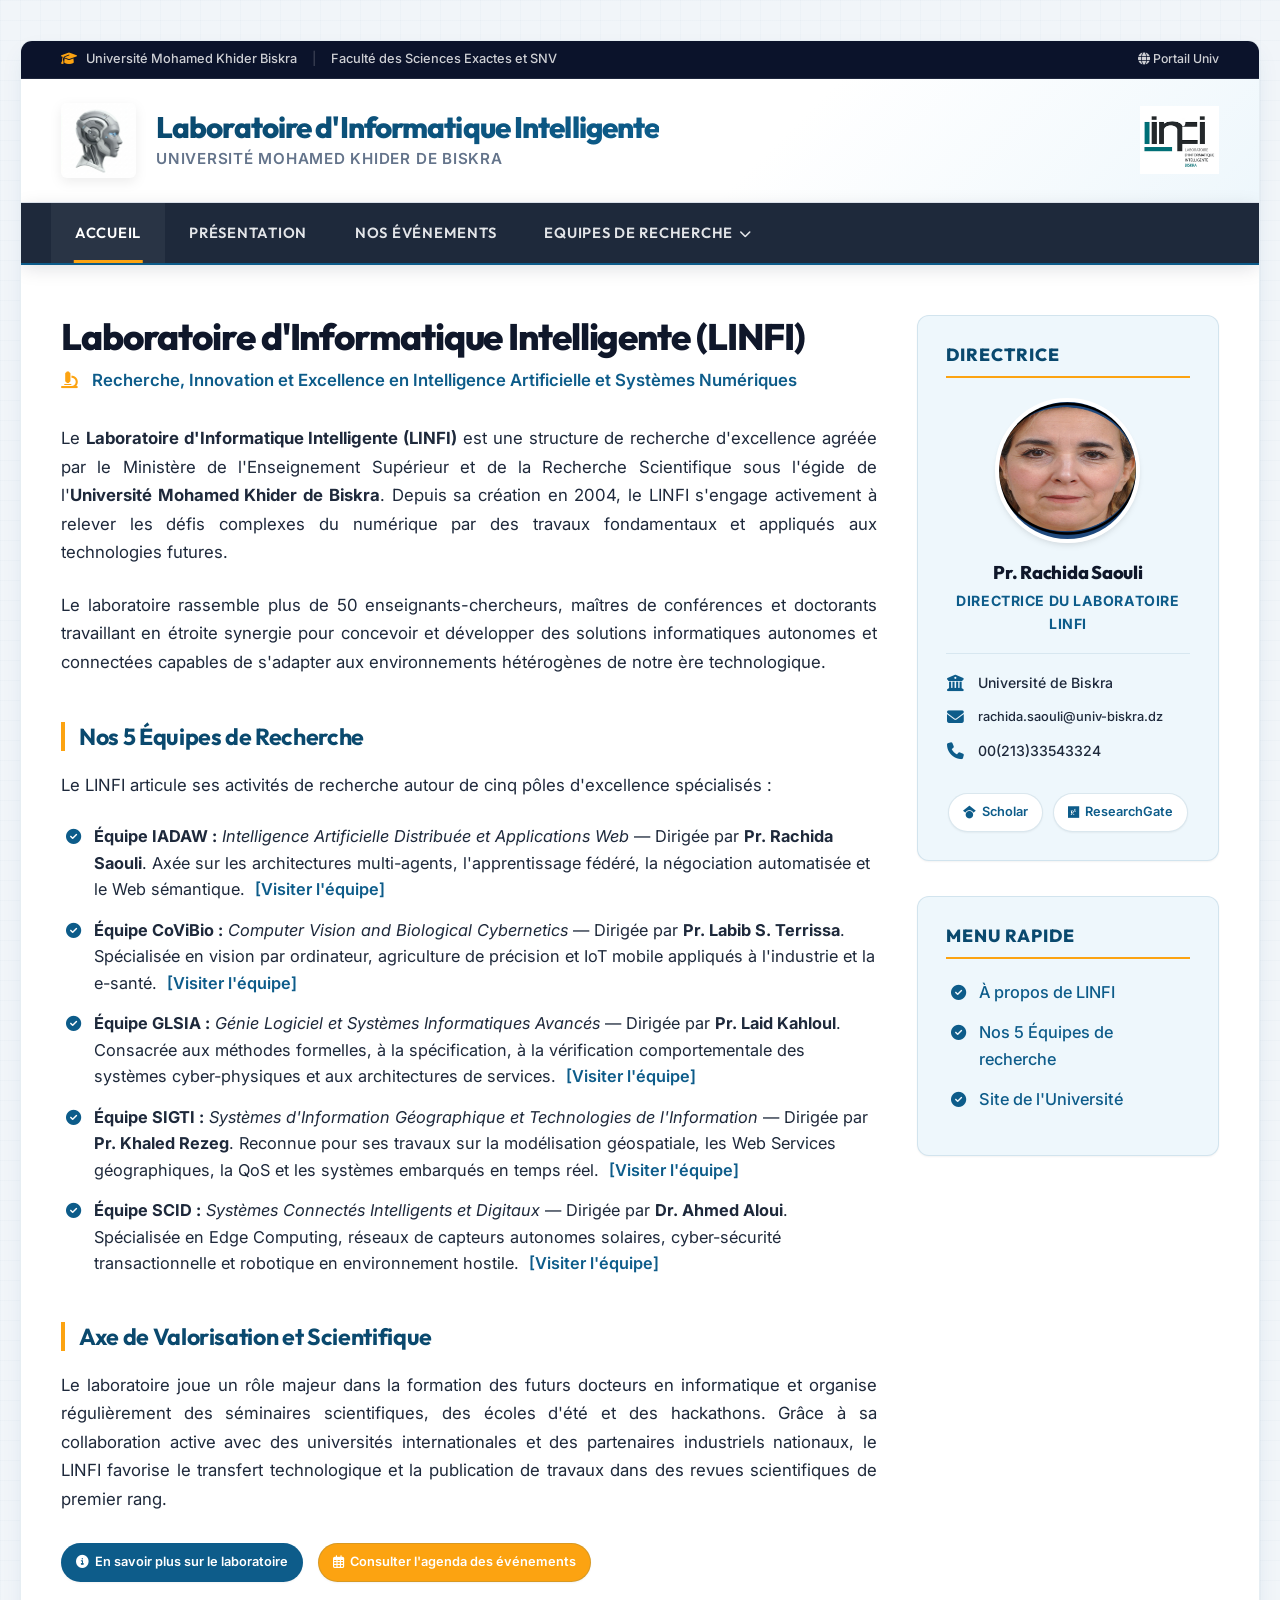
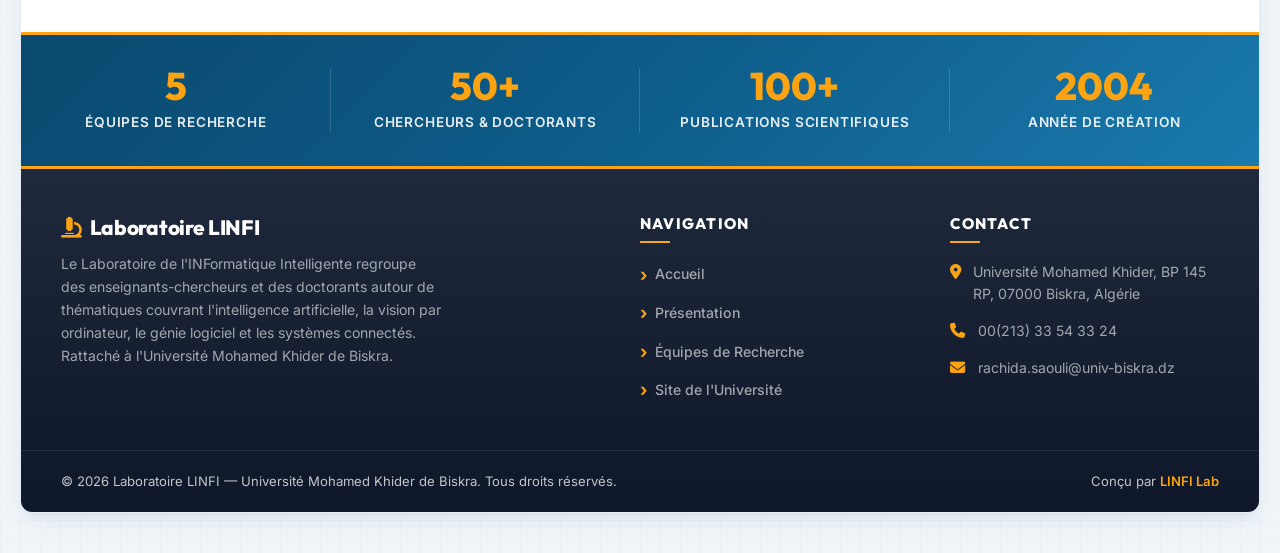
<file: index.html>
<!DOCTYPE html>
<html lang="fr">

<head>
  <meta charset="UTF-8">
  <meta name="viewport" content="width=device-width, initial-scale=1.0">
  <title>Laboratoire d'Informatique Intelligente (LINFI) | Accueil</title>

  <!-- SEO Meta Tags -->
  <meta name="description"
    content="Laboratoire d'Informatique Intelligente (LINFI) de l'Université Mohamed Khider de Biskra. Recherche, innovation et excellence en IA et systèmes numériques.">

  <!-- CSS Stylesheets -->
  <link rel="stylesheet" href="assets/css/style.css">

  <!-- FontAwesome for icons -->
  <link rel="stylesheet" href="https://cdnjs.cloudflare.com/ajax/libs/font-awesome/6.4.0/css/all.min.css">
</head>

<body>
  <div class="site-wrapper">

    <!-- Premium Top Bar -->
    <div class="site-top-bar">
      <div class="top-bar-left">
        <span><i class="fa-solid fa-graduation-cap"></i> Université Mohamed Khider Biskra</span>
        <span class="top-bar-sep">|</span>
        <span>Faculté des Sciences Exactes et SNV</span>
      </div>
      <div class="top-bar-right">
        <a href="http://univ-biskra.dz" target="_blank"><i class="fa-solid fa-globe"></i> Portail Univ</a>
      </div>
    </div>

    <!-- Top Site Header -->

    <header class="site-header">
      <div class="header-left">
        <img src="assets/images/robot_head.png" alt="Robot Head" class="robot-graphic">
        <div class="title-container">
          <h1>Laboratoire d'Informatique Intelligente</h1>
          <p>Université Mohamed Khider de Biskra</p>
        </div>
      </div>
      <div class="header-right">
        <img src="assets/images/linfi.bmp" alt="LINFI Logo" class="linfi-logo">
      </div>
    </header>

    <!-- Main Navigation Menu -->

    <nav class="main-nav">
      <ul class="nav-menu">
        <li><a href="index.html" class="active">Accueil</a></li>
        <li><a href="presentation.html">Présentation</a></li>
        <li><a href="evenements.html">Nos Événements</a></li>
        <li class="dropdown">
          <a href="equipes.html">Equipes de Recherche <i class="fa-solid fa-chevron-down"
              style="font-size: 0.75rem; margin-left: 2px;"></i></a>
          <ul class="dropdown-menu">
            <li><a href="equipe-iadaw.html">Equipe IADAW</a></li>
            <li><a href="equipe-covibio.html">Equipe CoViBio</a></li>
            <li><a href="equipe-glsia.html">Equipe GLSIA</a></li>
            <li><a href="equipe-sigti.html">Equipe SIGTI</a></li>
            <li><a href="equipe-scid.html">Equipe SCID</a></li>
          </ul>
        </li>
      </ul>
    </nav>

    <!-- Layout Grid Container -->

    <div class="content-wrapper">

      <!-- Main Column Content (72%) -->

      <main class="main-content">
        <h2 class="page-title">Laboratoire d'Informatique Intelligente (LINFI)</h2>
        <p class="page-subtitle"><i class="fa-solid fa-microscope" style="margin-right: 6px;"></i> Recherche, Innovation
          et Excellence en Intelligence Artificielle et Systèmes Numériques</p>

        <p class="main-text">
          Le <strong>Laboratoire d'Informatique Intelligente (LINFI)</strong> est une structure de recherche
          d'excellence agréée par le Ministère de l'Enseignement Supérieur et de la Recherche Scientifique sous l'égide
          de l'<strong>Université Mohamed Khider de Biskra</strong>. Depuis sa création en 2004, le LINFI s'engage
          activement à relever les défis complexes du numérique par des travaux fondamentaux et appliqués aux
          technologies futures.
        </p>

        <p class="main-text">
          Le laboratoire rassemble plus de 50 enseignants-chercheurs, maîtres de conférences et doctorants travaillant
          en étroite synergie pour concevoir et développer des solutions informatiques autonomes et connectées capables
          de s'adapter aux environnements hétérogènes de notre ère technologique.
        </p>

        <h3 class="section-title">Nos 5 Équipes de Recherche</h3>
        <p class="main-text">
          Le LINFI articule ses activités de recherche autour de cinq pôles d'excellence spécialisés :
        </p>

        <ul class="styled-list" style="margin-bottom: 25px;">
          <li>
            <strong>Équipe IADAW :</strong>
            <em>Intelligence Artificielle Distribuée et Applications Web</em> — Dirigée par <strong>Pr. Rachida
              Saouli</strong>. Axée sur les architectures multi-agents, l'apprentissage fédéré, la négociation
            automatisée et le Web sémantique.
            <a href="equipe-iadaw.html"
              style="color: var(--primary-color); font-weight: 600; text-decoration: none; margin-left: 5px;">[Visiter
              l'équipe]</a>
          </li>
          <li>
            <strong>Équipe CoViBio :</strong>
            <em>Computer Vision and Biological Cybernetics</em> — Dirigée par <strong>Pr. Labib S. Terrissa</strong>.
            Spécialisée en vision par ordinateur, agriculture de précision et IoT mobile appliqués à l'industrie et la
            e-santé.
            <a href="equipe-covibio.html"
              style="color: var(--primary-color); font-weight: 600; text-decoration: none; margin-left: 5px;">[Visiter
              l'équipe]</a>
          </li>
          <li>
            <strong>Équipe GLSIA :</strong>
            <em>Génie Logiciel et Systèmes Informatiques Avancés</em> — Dirigée par <strong>Pr. Laid Kahloul</strong>.
            Consacrée aux méthodes formelles, à la spécification, à la vérification comportementale des systèmes
            cyber-physiques et aux architectures de services.
            <a href="equipe-glsia.html"
              style="color: var(--primary-color); font-weight: 600; text-decoration: none; margin-left: 5px;">[Visiter
              l'équipe]</a>
          </li>
          <li>
            <strong>Équipe SIGTI :</strong>
            <em>Systèmes d'Information Géographique et Technologies de l'Information</em> — Dirigée par <strong>Pr.
              Khaled Rezeg</strong>. Reconnue pour ses travaux sur la modélisation géospatiale, les Web Services
            géographiques, la QoS et les systèmes embarqués en temps réel.
            <a href="equipe-sigti.html"
              style="color: var(--primary-color); font-weight: 600; text-decoration: none; margin-left: 5px;">[Visiter
              l'équipe]</a>
          </li>
          <li>
            <strong>Équipe SCID :</strong>
            <em>Systèmes Connectés Intelligents et Digitaux</em> — Dirigée par <strong>Dr. Ahmed Aloui</strong>.
            Spécialisée en Edge Computing, réseaux de capteurs autonomes solaires, cyber-sécurité transactionnelle et
            robotique en environnement hostile.
            <a href="equipe-scid.html"
              style="color: var(--primary-color); font-weight: 600; text-decoration: none; margin-left: 5px;">[Visiter
              l'équipe]</a>
          </li>
        </ul>

        <h3 class="section-title">Axe de Valorisation et Scientifique</h3>
        <p class="main-text">
          Le laboratoire joue un rôle majeur dans la formation des futurs docteurs en informatique et organise
          régulièrement des séminaires scientifiques, des écoles d'été et des hackathons. Grâce à sa collaboration
          active avec des universités internationales et des partenaires industriels nationaux, le LINFI favorise le
          transfert technologique et la publication de travaux dans des revues scientifiques de premier rang.
        </p>

        <div style="display: flex; gap: 15px; margin-top: 30px; flex-wrap: wrap;">
          <a href="presentation.html" class="social-btn"
            style="background-color: var(--primary-color); color: #ffffff !important;"><i
              class="fa-solid fa-circle-info"></i> En savoir plus sur le laboratoire</a>
          <a href="evenements.html" class="social-btn"
            style="background-color: var(--accent-color); color: #ffffff !important;"><i
              class="fa-regular fa-calendar-days"></i> Consulter l'agenda des événements</a>
        </div>
      </main>

      <!-- Sidebar Column (28%) -->

      <aside class="sidebar">
        <div class="sidebar-widget">
          <h4 class="widget-title">Directrice</h4>
          <div class="profile-card">
            <div class="profile-avatar-wrapper">
              <img src="assets/images/Prof Rachida Benabdelaziz EP Saouli  Directrice du laboratoire LINFI.png"
                alt="Prof. Rachida Benabdelaziz EP Saouli" class="profile-avatar">
            </div>
            <h5 class="profile-name">Pr. Rachida Saouli</h5>
            <p class="profile-role">Directrice du laboratoire LINFI</p>
            <div class="profile-info">
              <div class="profile-info-item">
                <i class="fa-solid fa-building-columns"></i>
                <span>Université de Biskra</span>
              </div>
              <div class="profile-info-item">
                <i class="fa-solid fa-envelope"></i>
                <span style="word-break: break-all; font-size: 0.8rem;">rachida.saouli@univ-biskra.dz</span>
              </div>
              <div class="profile-info-item">
                <i class="fa-solid fa-phone"></i>
                <span>00(213)33543324</span>
              </div>
            </div>
            <div class="profile-socials">
              <a href="https://scholar.google.com/citations?user=p-oLahUAAAAJ&hl=fr" target="_blank"
                class="social-btn"><i class="fa-brands fa-google-scholar"></i> Scholar</a>
              <a href="https://www.researchgate.net/profile/Rachida-Saouli" target="_blank" class="social-btn"><i
                  class="fa-brands fa-researchgate"></i> ResearchGate</a>
            </div>
          </div>
        </div>
        <div class="sidebar-widget">
          <h4 class="widget-title">Menu Rapide</h4>
          <ul class="styled-list" style="margin-bottom: 0;">
            <li><a href="presentation.html">À propos de LINFI</a></li>
            <li><a href="equipes.html">Nos 5 Équipes de recherche</a></li>
            <li><a href="http://lab.univ-biskra.dz/linfi" target="_blank">Site de l'Université</a></li>
          </ul>
        </div>
      </aside>
    </div>

    <!-- Statistics Highlights Strip -->
    <div class="stats-strip">
      <div class="stat-item">
        <div class="stat-number">5</div>
        <div class="stat-label">Équipes de Recherche</div>
      </div>
      <div class="stat-item">
        <div class="stat-number">50+</div>
        <div class="stat-label">Chercheurs & Doctorants</div>
      </div>
      <div class="stat-item">
        <div class="stat-number">100+</div>
        <div class="stat-label">Publications Scientifiques</div>
      </div>
      <div class="stat-item">
        <div class="stat-number">2004</div>
        <div class="stat-label">Année de Création</div>
      </div>
    </div>

    <!-- Premium Multi-Column Footer -->

    <footer class="site-footer">
      <div class="footer-main">
        <div class="footer-brand">

          <h3><i class="fa-solid fa-microscope" style="color: var(--accent-color); margin-right: 8px;"></i>Laboratoire
            LINFI</h3>
          <p>Le Laboratoire de l'INFormatique Intelligente regroupe des enseignants-chercheurs et des doctorants autour
            de thématiques couvrant l'intelligence artificielle, la vision par ordinateur, le génie logiciel et les
            systèmes connectés. Rattaché à l'Université Mohamed Khider de Biskra.</p>
        </div>
        <div class="footer-nav">
          <h4 class="footer-heading">Navigation</h4>
          <ul class="footer-links">
            <li><a href="index.html">Accueil</a></li>
            <li><a href="presentation.html">Présentation</a></li>
            <li><a href="equipes.html">Équipes de Recherche</a></li>
            <li><a href="http://univ-biskra.dz" target="_blank">Site de l'Université</a></li>
          </ul>
        </div>
        <div class="footer-contact">
          <h4 class="footer-heading">Contact</h4>
          <div class="footer-contact-item">
            <i class="fa-solid fa-location-dot"></i>
            <span>Université Mohamed Khider, BP 145 RP, 07000 Biskra, Algérie</span>
          </div>
          <div class="footer-contact-item">
            <i class="fa-solid fa-phone"></i>
            <span>00(213) 33 54 33 24</span>
          </div>
          <div class="footer-contact-item">
            <i class="fa-solid fa-envelope"></i>
            <span>rachida.saouli@univ-biskra.dz</span>
          </div>
        </div>
      </div>
      <div class="footer-bottom">
        <p>&copy; 2026 Laboratoire LINFI — Université Mohamed Khider de Biskra. Tous droits réservés.</p>
        <p>Conçu par <a href="#">LINFI Lab</a></p>
      </div>
    </footer>
  </div>

  <!-- Back to Top Button -->
  <button class="back-to-top" id="backToTop" aria-label="Retour en haut">
    <i class="fa-solid fa-arrow-up"></i>
  </button>
  <script>
    // Back to top button logic
    const btn = document.getElementById('backToTop');
    window.addEventListener('scroll', () => {
      btn.classList.toggle('visible', window.scrollY > 300);
    });
    btn.addEventListener('click', () => {
      window.scrollTo({ top: 0, behavior: 'smooth' });
    });
  </script>
</body>

</html>
</file>
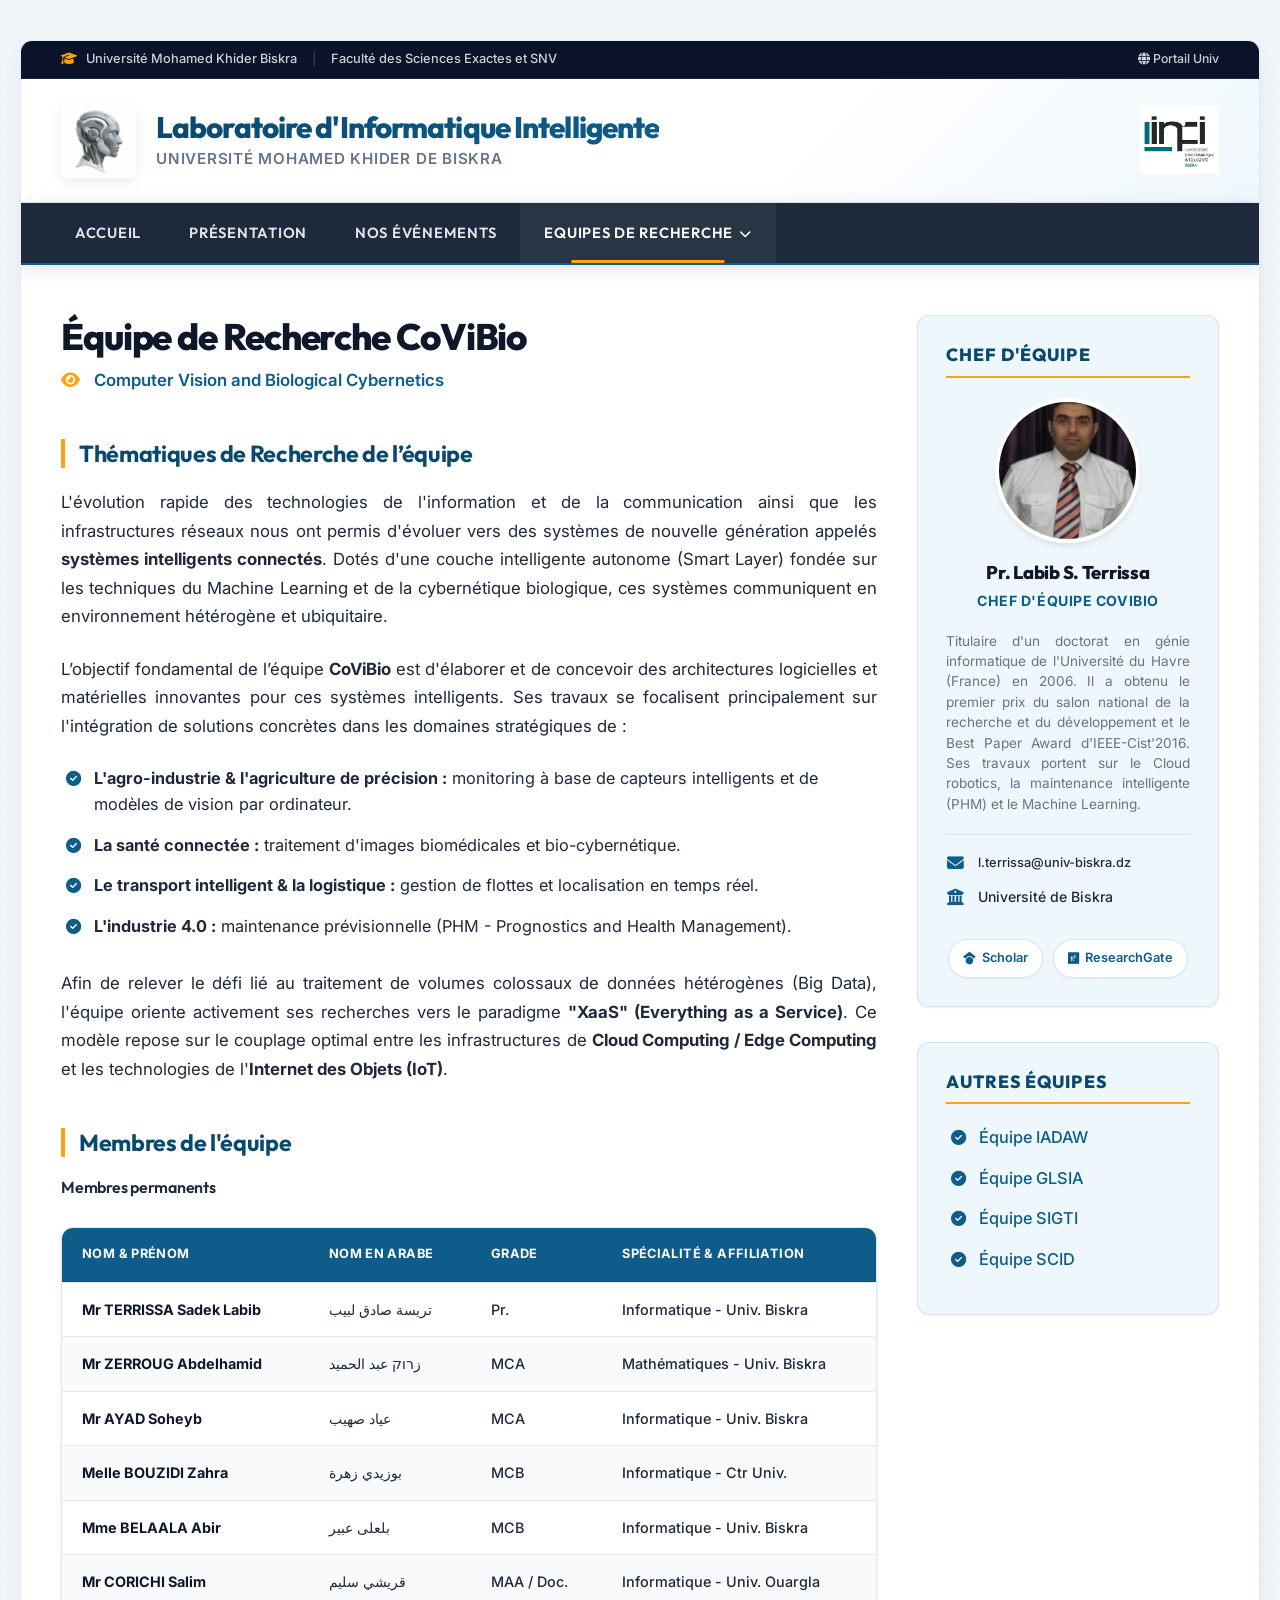
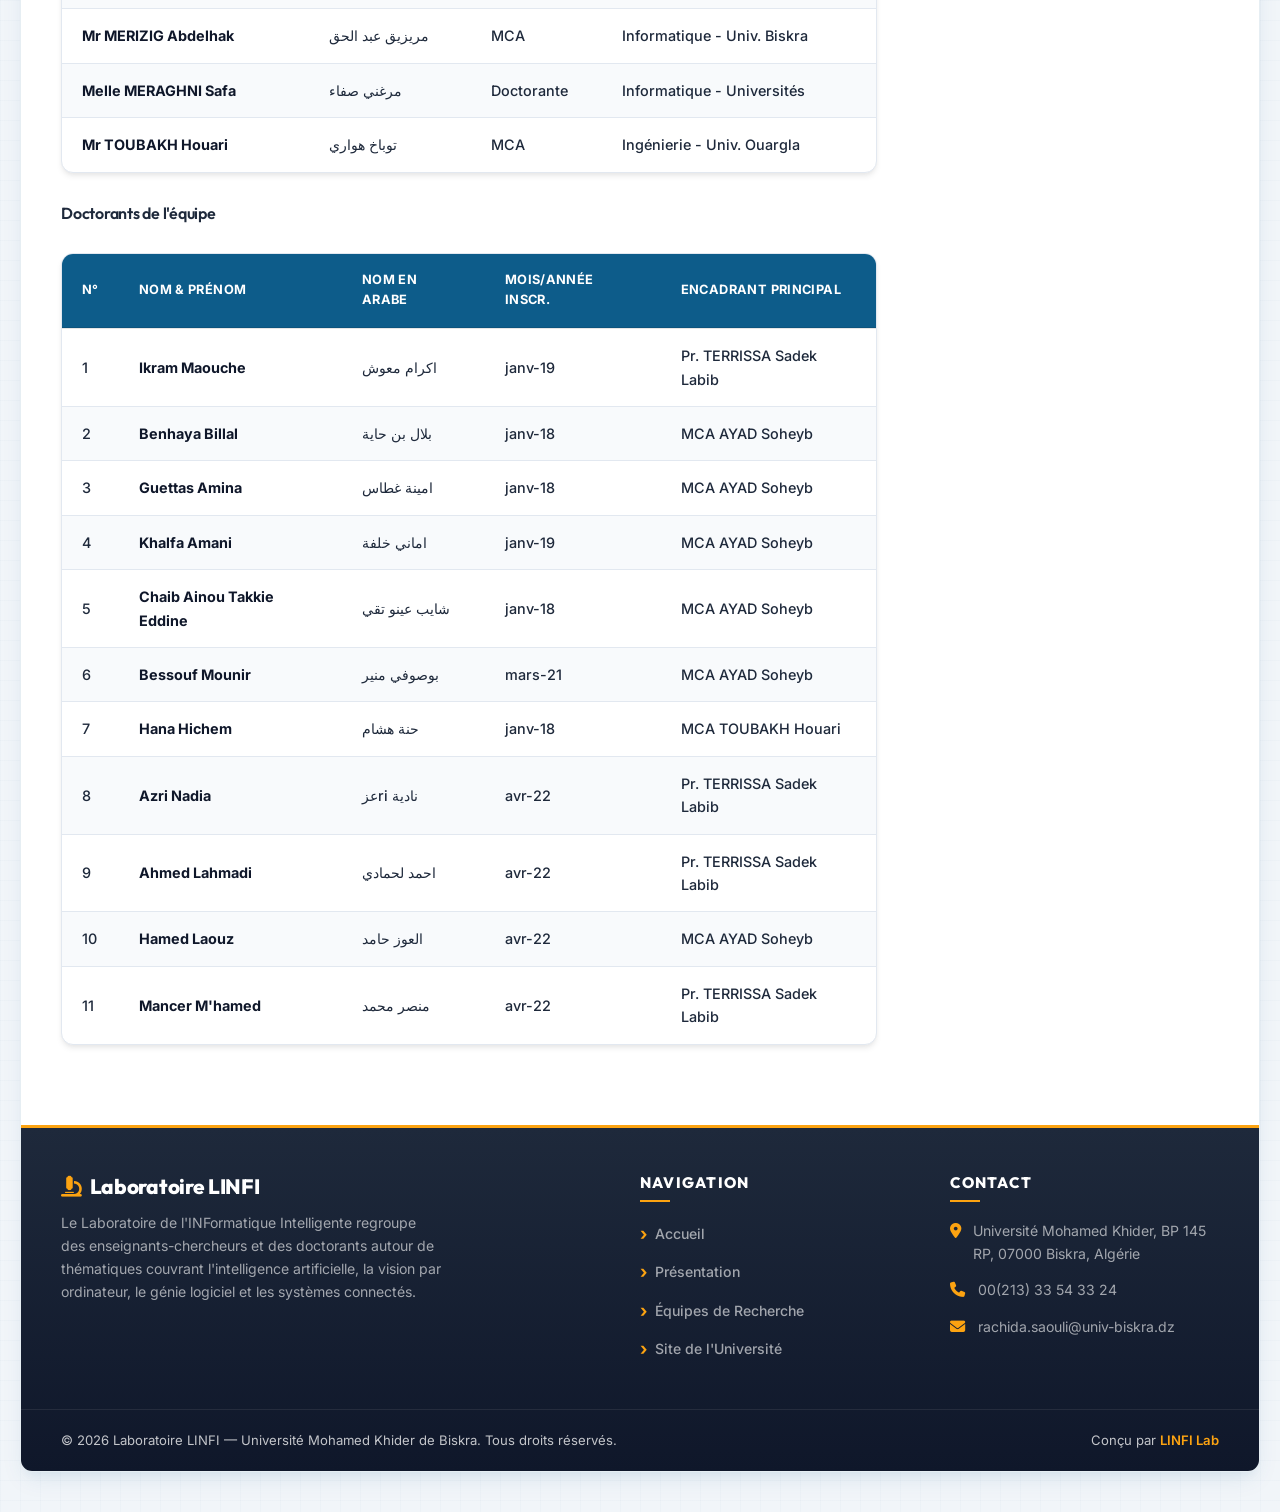
<file: equipe-covibio.html>
<!DOCTYPE html>
<html lang="fr">

<head>
    <meta charset="UTF-8">
    <meta name="viewport" content="width=device-width, initial-scale=1.0">
    <title>Laboratoire d'Informatique Intelligente (LINFI) | Équipe CoViBio</title>

    <!-- SEO Meta Tags -->
    <meta name="description"
        content="Équipe de recherche CoViBio (Computer Vision and Biological Cybernetics) dirigée par Pr. Labib S Sadek Terrissa au sein du laboratoire LINFI.">

    <!-- CSS Stylesheets -->
    <link rel="stylesheet" href="assets/css/style.css">

    <!-- FontAwesome for icons -->
    <link rel="stylesheet" href="https://cdnjs.cloudflare.com/ajax/libs/font-awesome/6.4.0/css/all.min.css">
</head>

<body>
    <div class="site-wrapper">

        <!-- Premium Top Bar -->
        <div class="site-top-bar">
            <div class="top-bar-left">
                <span><i class="fa-solid fa-graduation-cap"></i> Université Mohamed Khider Biskra</span>
                <span class="top-bar-sep">|</span>
                <span>Faculté des Sciences Exactes et SNV</span>
            </div>
            <div class="top-bar-right">
                <a href="http://univ-biskra.dz" target="_blank"><i class="fa-solid fa-globe"></i> Portail Univ</a>
            </div>
        </div>

        <!-- Top Site Header -->

        <header class="site-header">
            <div class="header-left">
                <img src="assets/images/robot_head.png" alt="Robot Head" class="robot-graphic">
                <div class="title-container">
                    <h1>Laboratoire d'Informatique Intelligente</h1>
                    <p>Université Mohamed Khider de Biskra</p>
                </div>
            </div>
            <div class="header-right">
                <img src="assets/images/linfi.bmp" alt="LINFI Logo" class="linfi-logo">
            </div>
        </header>

        <!-- Main Navigation Menu -->

        <nav class="main-nav">
            <ul class="nav-menu">
                <li><a href="index.html">Accueil</a></li>
                <li><a href="presentation.html">Présentation</a></li>
                <li><a href="evenements.html">Nos Événements</a></li>
                <li class="dropdown">
                    <a href="equipes.html" class="active">Equipes de Recherche <i class="fa-solid fa-chevron-down"
                            style="font-size: 0.75rem; margin-left: 2px;"></i></a>
                    <ul class="dropdown-menu">
                        <li><a href="equipe-iadaw.html">Equipe IADAW</a></li>
                        <li><a href="equipe-covibio.html" class="active">Equipe CoViBio</a></li>
                        <li><a href="equipe-glsia.html">Equipe GLSIA</a></li>
                        <li><a href="equipe-sigti.html">Equipe SIGTI</a></li>
                        <li><a href="equipe-scid.html">Equipe SCID</a></li>
                    </ul>
                </li>
            </ul>
        </nav>

        <!-- Layout Grid Container -->

        <div class="content-wrapper">

            <!-- Main Column Content (72%) -->

            <main class="main-content">
                <h2 class="page-title">Équipe de Recherche CoViBio</h2>
                <p class="page-subtitle"><i class="fa-solid fa-eye" style="margin-right: 6px;"></i> Computer Vision and
                    Biological Cybernetics</p>

                <h3 class="section-title">Thématiques de Recherche de l’équipe</h3>
                <p class="main-text">
                    L'évolution rapide des technologies de l'information et de la communication ainsi que les
                    infrastructures réseaux nous ont permis d'évoluer vers des systèmes de nouvelle génération appelés
                    <strong>systèmes intelligents connectés</strong>. Dotés d'une couche intelligente autonome (Smart
                    Layer) fondée sur les techniques du Machine Learning et de la cybernétique biologique, ces systèmes
                    communiquent en environnement hétérogène et ubiquitaire.
                </p>
                <p class="main-text">
                    L’objectif fondamental de l’équipe <strong>CoViBio</strong> est d'élaborer et de concevoir des
                    architectures logicielles et matérielles innovantes pour ces systèmes intelligents. Ses travaux se
                    focalisent principalement sur l'intégration de solutions concrètes dans les domaines stratégiques de
                    :
                </p>
                <ul class="styled-list">
                    <li><strong>L'agro-industrie & l'agriculture de précision :</strong> monitoring à base de capteurs
                        intelligents et de modèles de vision par ordinateur.</li>
                    <li><strong>La santé connectée :</strong> traitement d'images biomédicales et bio-cybernétique.</li>
                    <li><strong>Le transport intelligent & la logistique :</strong> gestion de flottes et localisation
                        en temps réel.</li>
                    <li><strong>L'industrie 4.0 :</strong> maintenance prévisionnelle (PHM - Prognostics and Health
                        Management).</li>
                </ul>
                <p class="main-text">
                    Afin de relever le défi lié au traitement de volumes colossaux de données hétérogènes (Big Data),
                    l'équipe oriente activement ses recherches vers le paradigme <strong>"XaaS" (Everything as a
                        Service)</strong>. Ce modèle repose sur le couplage optimal entre les infrastructures de
                    <strong>Cloud Computing / Edge Computing</strong> et les technologies de l'<strong>Internet des
                        Objets (IoT)</strong>.
                </p>

                <!-- Permanent Members Table -->

                <h3 class="section-title">Membres de l'équipe</h3>
                <h4 style="margin-top: 10px; color: var(--text-dark); font-weight: 600;">Membres permanents</h4>
                <div class="table-responsive">
                    <table class="members-table">
                        <thead>
                            <tr>
                                <th>Nom & Prénom</th>
                                <th>Nom en Arabe</th>
                                <th>Grade</th>
                                <th>Spécialité & Affiliation</th>
                            </tr>
                        </thead>
                        <tbody>
                            <tr>
                                <td><strong>Mr TERRISSA Sadek Labib</strong></td>
                                <td>تريسة صادق لبيب</td>
                                <td>Pr.</td>
                                <td>Informatique - Univ. Biskra</td>
                            </tr>
                            <tr>
                                <td><strong>Mr ZERROUG Abdelhamid</strong></td>
                                <td>زרוק عبد الحميد</td>
                                <td>MCA</td>
                                <td>Mathématiques - Univ. Biskra</td>
                            </tr>
                            <tr>
                                <td><strong>Mr AYAD Soheyb</strong></td>
                                <td>عياد صهيب</td>
                                <td>MCA</td>
                                <td>Informatique - Univ. Biskra</td>
                            </tr>
                            <tr>
                                <td><strong>Melle BOUZIDI Zahra</strong></td>
                                <td>بوزيدي زهرة</td>
                                <td>MCB</td>
                                <td>Informatique - Ctr Univ.</td>
                            </tr>
                            <tr>
                                <td><strong>Mme BELAALA Abir</strong></td>
                                <td>بلعلى عبير</td>
                                <td>MCB</td>
                                <td>Informatique - Univ. Biskra</td>
                            </tr>
                            <tr>
                                <td><strong>Mr CORICHI Salim</strong></td>
                                <td>قريشي سليم</td>
                                <td>MAA / Doc.</td>
                                <td>Informatique - Univ. Ouargla</td>
                            </tr>
                            <tr>
                                <td><strong>Mr MERIZIG Abdelhak</strong></td>
                                <td>مريزيق عبد الحق</td>
                                <td>MCA</td>
                                <td>Informatique - Univ. Biskra</td>
                            </tr>
                            <tr>
                                <td><strong>Melle MERAGHNI Safa</strong></td>
                                <td>مرغني صفاء</td>
                                <td>Doctorante</td>
                                <td>Informatique - Universités</td>
                            </tr>
                            <tr>
                                <td><strong>Mr TOUBAKH Houari</strong></td>
                                <td>توباخ هواري</td>
                                <td>MCA</td>
                                <td>Ingénierie - Univ. Ouargla</td>
                            </tr>
                        </tbody>
                    </table>
                </div>

                <!-- PhD Students list table -->
                <h4 style="margin-top: 25px; color: var(--text-dark); font-weight: 600;">Doctorants de l'équipe</h4>
                <div class="table-responsive">
                    <table class="members-table">
                        <thead>
                            <tr>
                                <th>N°</th>
                                <th>Nom & Prénom</th>
                                <th>Nom en Arabe</th>
                                <th>Mois/Année Inscr.</th>
                                <th>Encadrant Principal</th>
                            </tr>
                        </thead>
                        <tbody>
                            <tr>
                                <td>1</td>
                                <td><strong>Ikram Maouche</strong></td>
                                <td>اكرام معوش</td>
                                <td>janv-19</td>
                                <td>Pr. TERRISSA Sadek Labib</td>
                            </tr>
                            <tr>
                                <td>2</td>
                                <td><strong>Benhaya Billal</strong></td>
                                <td>بلال بن حاية</td>
                                <td>janv-18</td>
                                <td>MCA AYAD Soheyb</td>
                            </tr>
                            <tr>
                                <td>3</td>
                                <td><strong>Guettas Amina</strong></td>
                                <td>امينة غطاس</td>
                                <td>janv-18</td>
                                <td>MCA AYAD Soheyb</td>
                            </tr>
                            <tr>
                                <td>4</td>
                                <td><strong>Khalfa Amani</strong></td>
                                <td>اماني خلفة</td>
                                <td>janv-19</td>
                                <td>MCA AYAD Soheyb</td>
                            </tr>
                            <tr>
                                <td>5</td>
                                <td><strong>Chaib Ainou Takkie Eddine</strong></td>
                                <td>شايب عينو تقي</td>
                                <td>janv-18</td>
                                <td>MCA AYAD Soheyb</td>
                            </tr>
                            <tr>
                                <td>6</td>
                                <td><strong>Bessouf Mounir</strong></td>
                                <td>بوصوفي منير</td>
                                <td>mars-21</td>
                                <td>MCA AYAD Soheyb</td>
                            </tr>
                            <tr>
                                <td>7</td>
                                <td><strong>Hana Hichem</strong></td>
                                <td>حنة هشام</td>
                                <td>janv-18</td>
                                <td>MCA TOUBAKH Houari</td>
                            </tr>
                            <tr>
                                <td>8</td>
                                <td><strong>Azri Nadia</strong></td>
                                <td>عزri نادية</td>
                                <td>avr-22</td>
                                <td>Pr. TERRISSA Sadek Labib</td>
                            </tr>
                            <tr>
                                <td>9</td>
                                <td><strong>Ahmed Lahmadi</strong></td>
                                <td>احمد لحمادي</td>
                                <td>avr-22</td>
                                <td>Pr. TERRISSA Sadek Labib</td>
                            </tr>
                            <tr>
                                <td>10</td>
                                <td><strong>Hamed Laouz</strong></td>
                                <td>العوز حامد</td>
                                <td>avr-22</td>
                                <td>MCA AYAD Soheyb</td>
                            </tr>
                            <tr>
                                <td>11</td>
                                <td><strong>Mancer M'hamed</strong></td>
                                <td>منصر محمد</td>
                                <td>avr-22</td>
                                <td>Pr. TERRISSA Sadek Labib</td>
                            </tr>
                        </tbody>
                    </table>
                </div>
            </main>

            <!-- Sidebar Column (28%) -->

            <aside class="sidebar">
                <div class="sidebar-widget">
                    <h4 class="widget-title">Chef d'équipe</h4>
                    <div class="profile-card">
                        <div class="profile-avatar-wrapper">
                            <img src="assets/images/labib.png" alt="Pr. Labib S. Terrissa" class="profile-avatar">
                        </div>
                        <h5 class="profile-name">Pr. Labib S. Terrissa</h5>
                        <p class="profile-role">Chef d'équipe CoViBio</p>
                        <div
                            style="text-align: justify; font-size: 0.85rem; color: var(--text-muted); margin-bottom: 20px; line-height: 1.5;">
                            Titulaire d'un doctorat en génie informatique de l'Université du Havre (France) en 2006. Il
                            a obtenu le premier prix du salon national de la recherche et du développement et le Best
                            Paper Award d'IEEE-Cist'2016. Ses travaux portent sur le Cloud robotics, la maintenance
                            intelligente (PHM) et le Machine Learning.
                        </div>
                        <div class="profile-info">
                            <div class="profile-info-item">
                                <i class="fa-solid fa-envelope"></i>
                                <span style="word-break: break-all; font-size: 0.8rem;">l.terrissa@univ-biskra.dz</span>
                            </div>
                            <div class="profile-info-item">
                                <i class="fa-solid fa-building-columns"></i>
                                <span>Université de Biskra</span>
                            </div>
                        </div>
                        <div class="profile-socials">
                            <a href="https://scholar.google.com/citations?user=K7e3s-QAAAAJ" target="_blank"
                                class="social-btn"><i class="fa-brands fa-google-scholar"></i> Scholar</a>
                            <a href="https://www.researchgate.net/profile/Labib-Sadek-Terrissa" target="_blank"
                                class="social-btn"><i class="fa-brands fa-researchgate"></i> ResearchGate</a>
                        </div>
                    </div>
                </div>
                <div class="sidebar-widget">
                    <h4 class="widget-title">Autres Équipes</h4>
                    <ul class="styled-list" style="margin-bottom: 0;">
                        <li><a href="equipe-iadaw.html">Équipe IADAW</a></li>
                        <li><a href="equipe-glsia.html">Équipe GLSIA</a></li>
                        <li><a href="equipe-sigti.html">Équipe SIGTI</a></li>
                        <li><a href="equipe-scid.html">Équipe SCID</a></li>
                    </ul>
                </div>
            </aside>
        </div>

        <!-- Premium Multi-Column Footer -->

        <footer class="site-footer">
            <div class="footer-main">
                <div class="footer-brand">

                    <h3><i class="fa-solid fa-microscope"
                            style="color: var(--accent-color); margin-right: 8px;"></i>Laboratoire LINFI</h3>
                    <p>Le Laboratoire de l'INFormatique Intelligente regroupe des enseignants-chercheurs et des
                        doctorants autour de thématiques couvrant l'intelligence artificielle, la vision par ordinateur,
                        le génie logiciel et les systèmes connectés.</p>
                </div>
                <div class="footer-nav">
                    <h4 class="footer-heading">Navigation</h4>
                    <ul class="footer-links">
                        <li><a href="index.html">Accueil</a></li>
                        <li><a href="presentation.html">Présentation</a></li>
                        <li><a href="equipes.html">Équipes de Recherche</a></li>
                        <li><a href="http://univ-biskra.dz" target="_blank">Site de l'Université</a></li>
                    </ul>
                </div>
                <div class="footer-contact">
                    <h4 class="footer-heading">Contact</h4>
                    <div class="footer-contact-item">
                        <i class="fa-solid fa-location-dot"></i>
                        <span>Université Mohamed Khider, BP 145 RP, 07000 Biskra, Algérie</span>
                    </div>
                    <div class="footer-contact-item">
                        <i class="fa-solid fa-phone"></i>
                        <span>00(213) 33 54 33 24</span>
                    </div>
                    <div class="footer-contact-item">
                        <i class="fa-solid fa-envelope"></i>
                        <span>rachida.saouli@univ-biskra.dz</span>
                    </div>
                </div>
            </div>
            <div class="footer-bottom">
                <p>&copy; 2026 Laboratoire LINFI — Université Mohamed Khider de Biskra. Tous droits réservés.</p>
                <p>Conçu par <a href="#">LINFI Lab</a></p>
            </div>
        </footer>
    </div>

    <!-- Back to Top Button -->
    <button class="back-to-top" id="backToTop" aria-label="Retour en haut">
        <i class="fa-solid fa-arrow-up"></i>
    </button>
    <script>
        const btn = document.getElementById('backToTop');
        window.addEventListener('scroll', () => {
            btn.classList.toggle('visible', window.scrollY > 300);
        });
        btn.addEventListener('click', () => {
            window.scrollTo({ top: 0, behavior: 'smooth' });
        });
    </script>
</body>

</html>
</file>
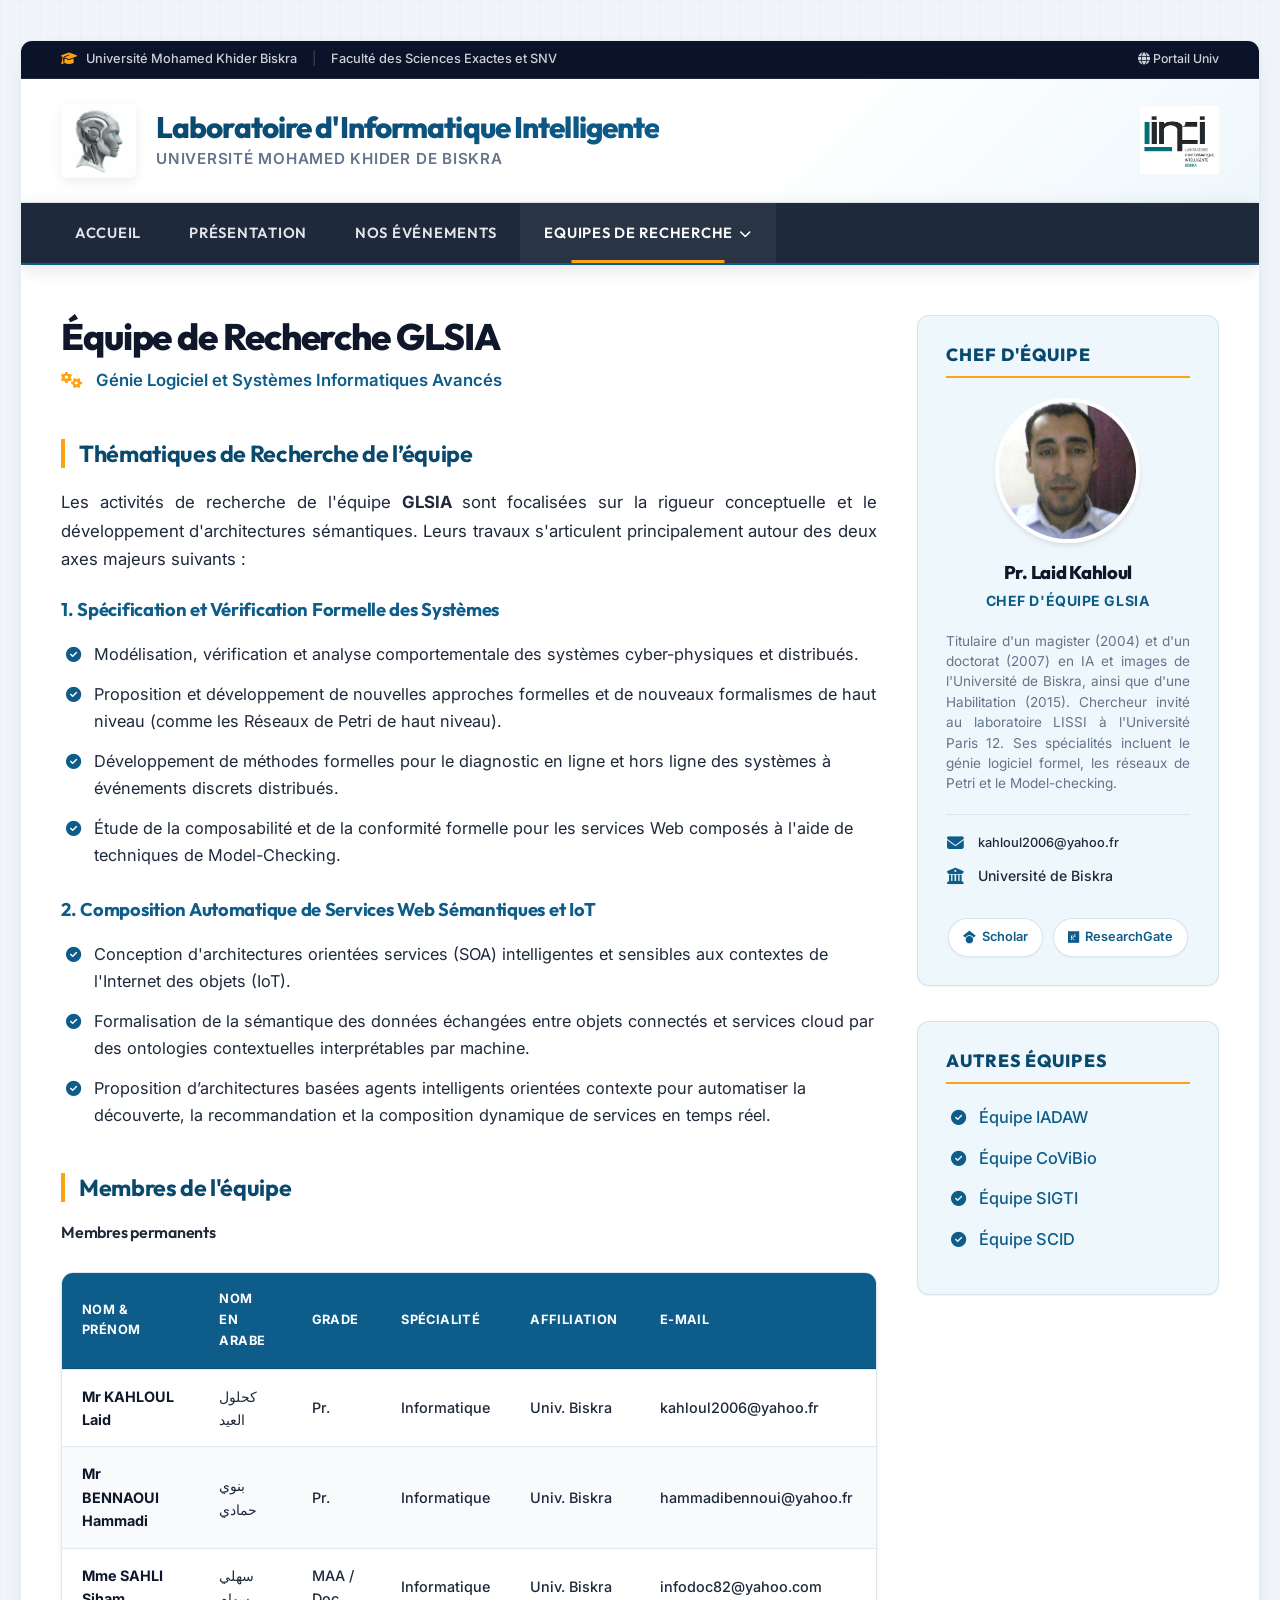
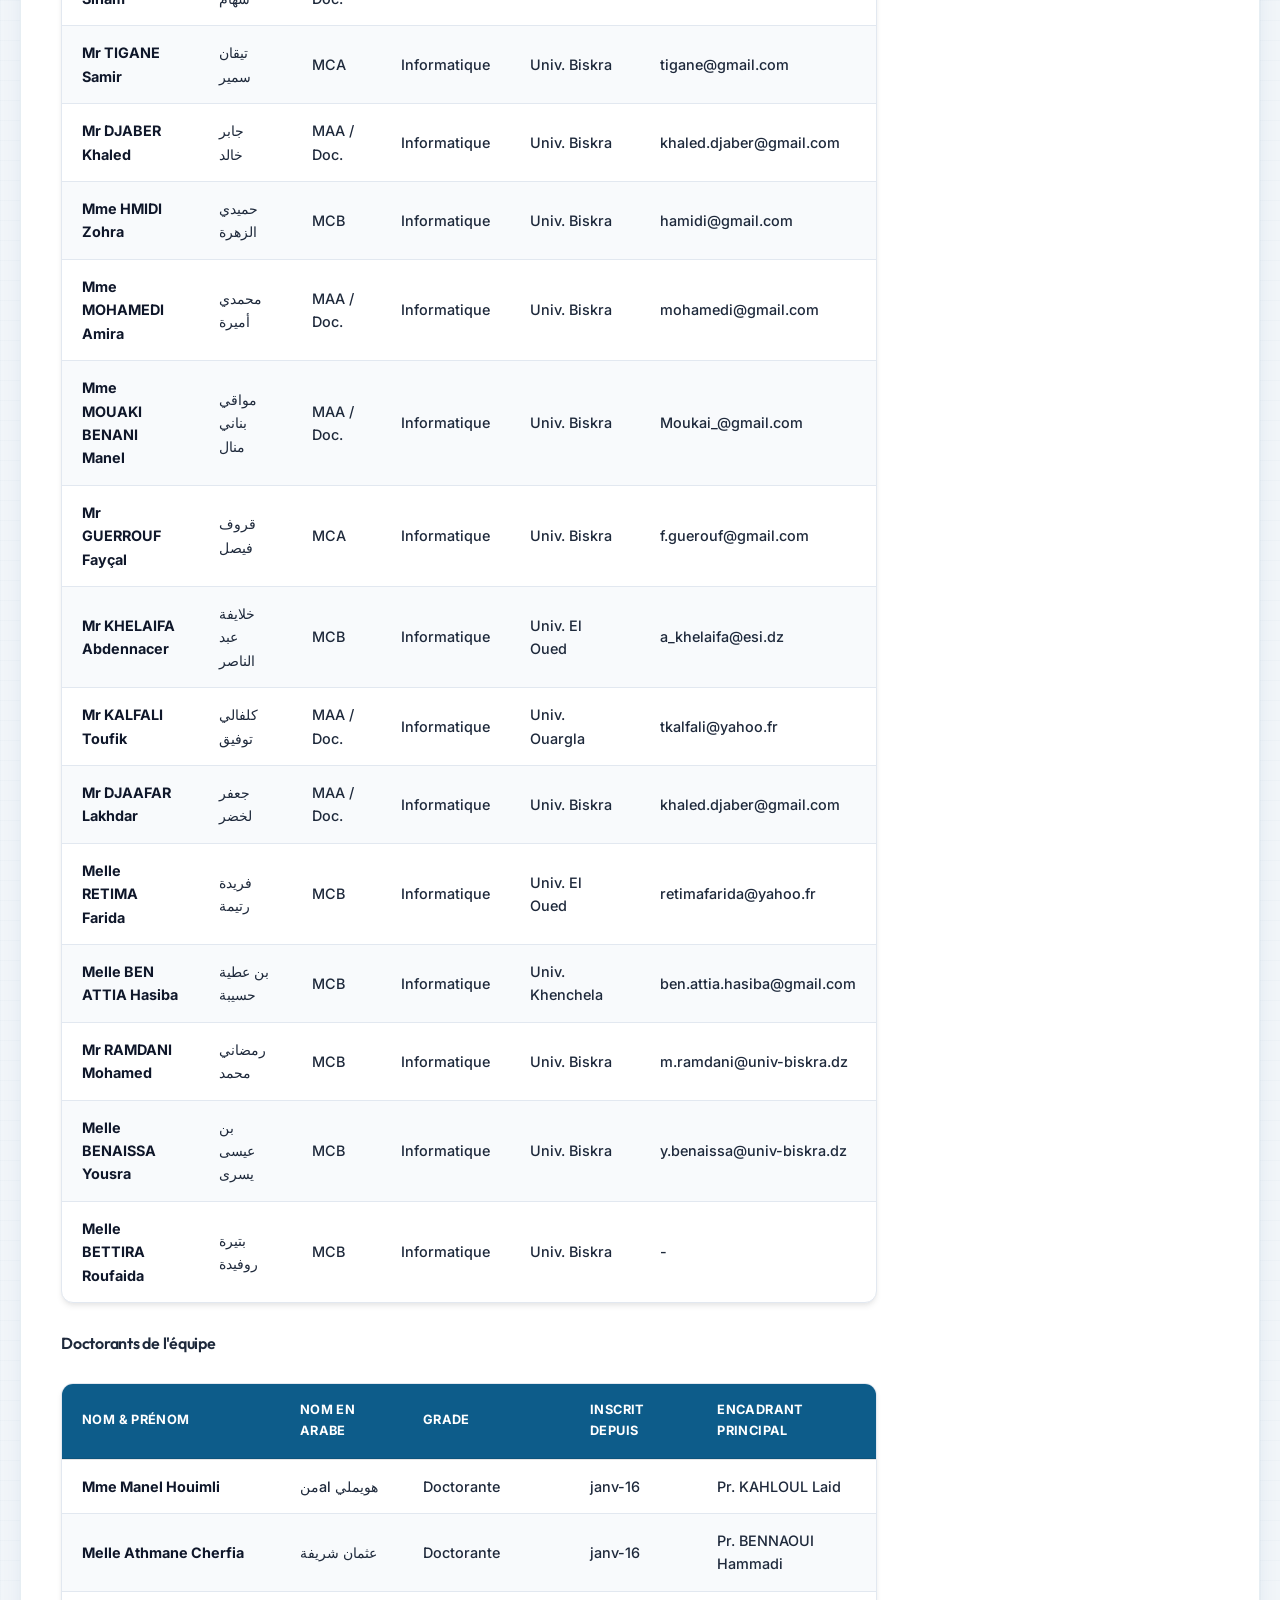
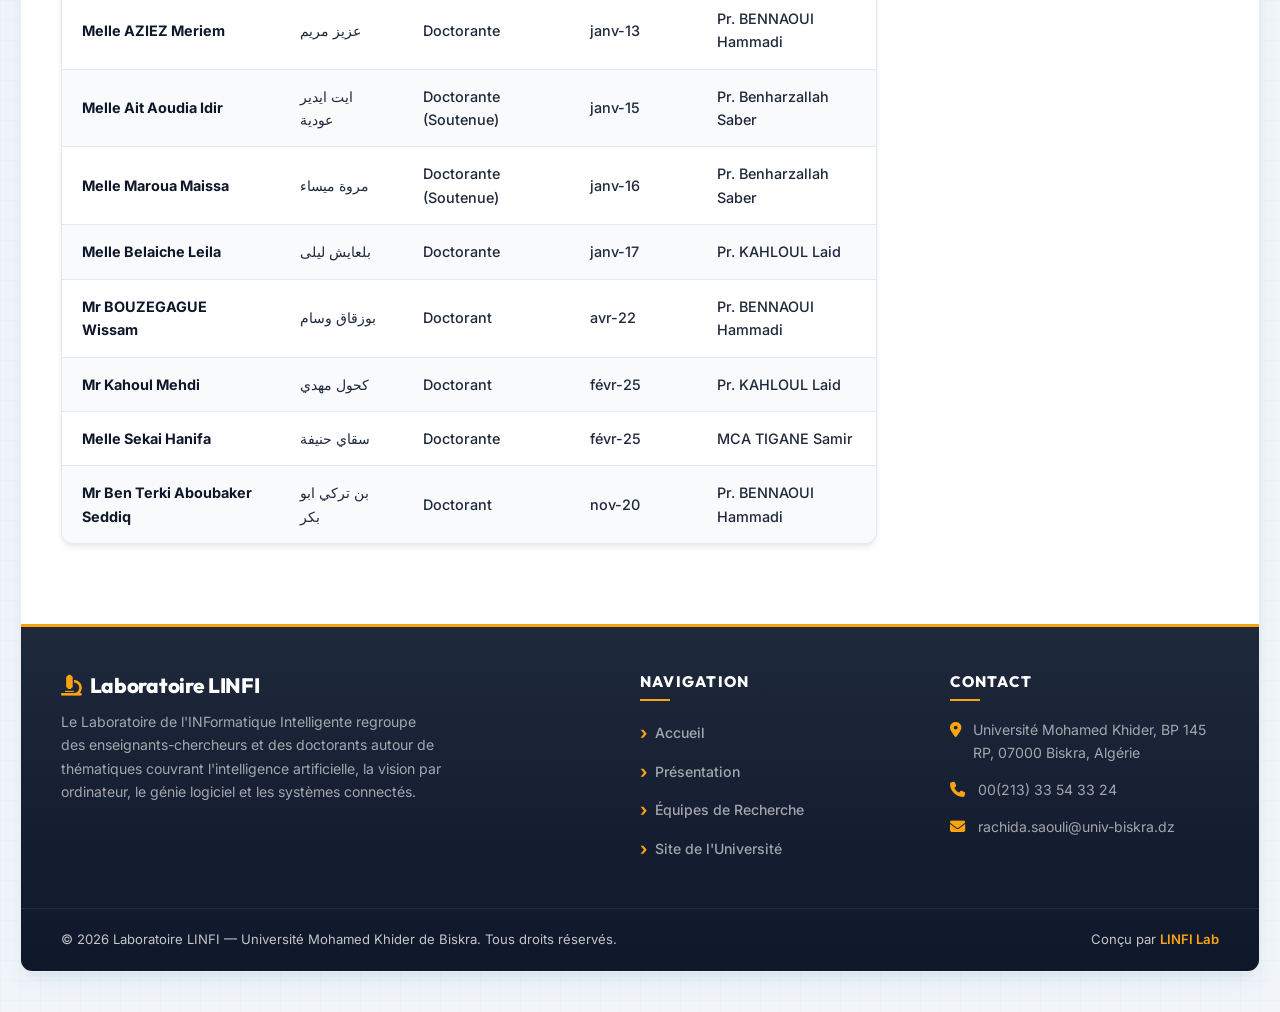
<file: equipe-glsia.html>
<!DOCTYPE html>
<html lang="fr">

<head>
    <meta charset="UTF-8">
    <meta name="viewport" content="width=device-width, initial-scale=1.0">
    <title>Laboratoire d'Informatique Intelligente (LINFI) | Équipe GLSIA</title>

    <!-- SEO Meta Tags -->
    <meta name="description"
        content="Équipe de recherche GLSIA (Génie Logiciel et Systèmes Informatiques Avancés) dirigée par Pr. Laid Kahloul au sein du laboratoire LINFI.">

    <!-- CSS Stylesheets -->
    <link rel="stylesheet" href="assets/css/style.css">

    <!-- FontAwesome for icons -->
    <link rel="stylesheet" href="https://cdnjs.cloudflare.com/ajax/libs/font-awesome/6.4.0/css/all.min.css">
</head>

<body>
    <div class="site-wrapper">

        <!-- Premium Top Bar -->
        <div class="site-top-bar">
            <div class="top-bar-left">
                <span><i class="fa-solid fa-graduation-cap"></i> Université Mohamed Khider Biskra</span>
                <span class="top-bar-sep">|</span>
                <span>Faculté des Sciences Exactes et SNV</span>
            </div>
            <div class="top-bar-right">
                <a href="http://univ-biskra.dz" target="_blank"><i class="fa-solid fa-globe"></i> Portail Univ</a>
            </div>
        </div>

        <!-- Top Site Header -->

        <header class="site-header">
            <div class="header-left">
                <img src="assets/images/robot_head.png" alt="Robot Head" class="robot-graphic">
                <div class="title-container">
                    <h1>Laboratoire d'Informatique Intelligente</h1>
                    <p>Université Mohamed Khider de Biskra</p>
                </div>
            </div>
            <div class="header-right">
                <img src="assets/images/linfi.bmp" alt="LINFI Logo" class="linfi-logo">
            </div>
        </header>

        <!-- Main Navigation Menu -->

        <nav class="main-nav">
            <ul class="nav-menu">
                <li><a href="index.html">Accueil</a></li>
                <li><a href="presentation.html">Présentation</a></li>
                <li><a href="evenements.html">Nos Événements</a></li>
                <li class="dropdown">
                    <a href="equipes.html" class="active">Equipes de Recherche <i class="fa-solid fa-chevron-down"
                            style="font-size: 0.75rem; margin-left: 2px;"></i></a>
                    <ul class="dropdown-menu">
                        <li><a href="equipe-iadaw.html">Equipe IADAW</a></li>
                        <li><a href="equipe-covibio.html">Equipe CoViBio</a></li>
                        <li><a href="equipe-glsia.html" class="active">Equipe GLSIA</a></li>
                        <li><a href="equipe-sigti.html">Equipe SIGTI</a></li>
                        <li><a href="equipe-scid.html">Equipe SCID</a></li>
                    </ul>
                </li>
            </ul>
        </nav>

        <!-- Layout Grid Container -->

        <div class="content-wrapper">

            <!-- Main Column Content (72%) -->

            <main class="main-content">
                <h2 class="page-title">Équipe de Recherche GLSIA</h2>
                <p class="page-subtitle"><i class="fa-solid fa-gears" style="margin-right: 6px;"></i> Génie Logiciel et
                    Systèmes Informatiques Avancés</p>

                <h3 class="section-title">Thématiques de Recherche de l’équipe</h3>
                <p class="main-text">
                    Les activités de recherche de l'équipe <strong>GLSIA</strong> sont focalisées sur la rigueur
                    conceptuelle et le développement d'architectures sémantiques. Leurs travaux s'articulent
                    principalement autour des deux axes majeurs suivants :
                </p>
                <h4 style="margin-top: 15px; color: var(--primary-color); font-weight: 700; font-size: 1.15rem;">1.
                    Spécification et Vérification Formelle des Systèmes</h4>
                <ul class="styled-list">
                    <li>Modélisation, vérification et analyse comportementale des systèmes cyber-physiques et
                        distribués.</li>
                    <li>Proposition et développement de nouvelles approches formelles et de nouveaux formalismes de haut
                        niveau (comme les Réseaux de Petri de haut niveau).</li>
                    <li>Développement de méthodes formelles pour le diagnostic en ligne et hors ligne des systèmes à
                        événements discrets distribués.</li>
                    <li>Étude de la composabilité et de la conformité formelle pour les services Web composés à l'aide
                        de techniques de Model-Checking.</li>
                </ul>
                <h4 style="margin-top: 15px; color: var(--primary-color); font-weight: 700; font-size: 1.15rem;">2.
                    Composition Automatique de Services Web Sémantiques et IoT</h4>
                <ul class="styled-list">
                    <li>Conception d'architectures orientées services (SOA) intelligentes et sensibles aux contextes de
                        l'Internet des objets (IoT).</li>
                    <li>Formalisation de la sémantique des données échangées entre objets connectés et services cloud
                        par des ontologies contextuelles interprétables par machine.</li>
                    <li>Proposition d’architectures basées agents intelligents orientées contexte pour automatiser la
                        découverte, la recommandation et la composition dynamique de services en temps réel.</li>
                </ul>

                <!-- Permanent Members Table -->

                <h3 class="section-title">Membres de l'équipe</h3>
                <h4 style="margin-top: 10px; color: var(--text-dark); font-weight: 600;">Membres permanents</h4>
                <div class="table-responsive">
                    <table class="members-table">
                        <thead>
                            <tr>
                                <th>Nom & Prénom</th>
                                <th>Nom en Arabe</th>
                                <th>Grade</th>
                                <th>Spécialité</th>
                                <th>Affiliation</th>
                                <th>E-mail</th>
                            </tr>
                        </thead>
                        <tbody>
                            <tr>
                                <td><strong>Mr KAHLOUL Laid</strong></td>
                                <td>كحلول العيد</td>
                                <td>Pr.</td>
                                <td>Informatique</td>
                                <td>Univ. Biskra</td>
                                <td>kahloul2006@yahoo.fr</td>
                            </tr>
                            <tr>
                                <td><strong>Mr BENNAOUI Hammadi</strong></td>
                                <td>بنوي حمادي</td>
                                <td>Pr.</td>
                                <td>Informatique</td>
                                <td>Univ. Biskra</td>
                                <td>hammadibennoui@yahoo.fr</td>
                            </tr>
                            <tr>
                                <td><strong>Mme SAHLI Siham</strong></td>
                                <td>سهلي سهام</td>
                                <td>MAA / Doc.</td>
                                <td>Informatique</td>
                                <td>Univ. Biskra</td>
                                <td>infodoc82@yahoo.com</td>
                            </tr>
                            <tr>
                                <td><strong>Mr TIGANE Samir</strong></td>
                                <td>تيقان سمير</td>
                                <td>MCA</td>
                                <td>Informatique</td>
                                <td>Univ. Biskra</td>
                                <td>tigane@gmail.com</td>
                            </tr>
                            <tr>
                                <td><strong>Mr DJABER Khaled</strong></td>
                                <td>جابر خالد</td>
                                <td>MAA / Doc.</td>
                                <td>Informatique</td>
                                <td>Univ. Biskra</td>
                                <td>khaled.djaber@gmail.com</td>
                            </tr>
                            <tr>
                                <td><strong>Mme HMIDI Zohra</strong></td>
                                <td>حميدي الزهرة</td>
                                <td>MCB</td>
                                <td>Informatique</td>
                                <td>Univ. Biskra</td>
                                <td>hamidi@gmail.com</td>
                            </tr>
                            <tr>
                                <td><strong>Mme MOHAMEDI Amira</strong></td>
                                <td>محمدي أميرة</td>
                                <td>MAA / Doc.</td>
                                <td>Informatique</td>
                                <td>Univ. Biskra</td>
                                <td>mohamedi@gmail.com</td>
                            </tr>
                            <tr>
                                <td><strong>Mme MOUAKI BENANI Manel</strong></td>
                                <td>مواقي بناني منال</td>
                                <td>MAA / Doc.</td>
                                <td>Informatique</td>
                                <td>Univ. Biskra</td>
                                <td>Moukai_@gmail.com</td>
                            </tr>
                            <tr>
                                <td><strong>Mr GUERROUF Fayçal</strong></td>
                                <td>قروف فيصل</td>
                                <td>MCA</td>
                                <td>Informatique</td>
                                <td>Univ. Biskra</td>
                                <td>f.guerouf@gmail.com</td>
                            </tr>
                            <tr>
                                <td><strong>Mr KHELAIFA Abdennacer</strong></td>
                                <td>خلايفة عبد الناصر</td>
                                <td>MCB</td>
                                <td>Informatique</td>
                                <td>Univ. El Oued</td>
                                <td>a_khelaifa@esi.dz</td>
                            </tr>
                            <tr>
                                <td><strong>Mr KALFALI Toufik</strong></td>
                                <td>كلفالي توفيق</td>
                                <td>MAA / Doc.</td>
                                <td>Informatique</td>
                                <td>Univ. Ouargla</td>
                                <td>tkalfali@yahoo.fr</td>
                            </tr>
                            <tr>
                                <td><strong>Mr DJAAFAR Lakhdar</strong></td>
                                <td>جعفر لخضر</td>
                                <td>MAA / Doc.</td>
                                <td>Informatique</td>
                                <td>Univ. Biskra</td>
                                <td>khaled.djaber@gmail.com</td>
                            </tr>
                            <tr>
                                <td><strong>Melle RETIMA Farida</strong></td>
                                <td>فريدة رتيمة</td>
                                <td>MCB</td>
                                <td>Informatique</td>
                                <td>Univ. El Oued</td>
                                <td>retimafarida@yahoo.fr</td>
                            </tr>
                            <tr>
                                <td><strong>Melle BEN ATTIA Hasiba</strong></td>
                                <td>بن عطية حسيبة</td>
                                <td>MCB</td>
                                <td>Informatique</td>
                                <td>Univ. Khenchela</td>
                                <td>ben.attia.hasiba@gmail.com</td>
                            </tr>
                            <tr>
                                <td><strong>Mr RAMDANI Mohamed</strong></td>
                                <td>رمضاني محمد</td>
                                <td>MCB</td>
                                <td>Informatique</td>
                                <td>Univ. Biskra</td>
                                <td>m.ramdani@univ-biskra.dz</td>
                            </tr>
                            <tr>
                                <td><strong>Melle BENAISSA Yousra</strong></td>
                                <td>بن عيسى يسرى</td>
                                <td>MCB</td>
                                <td>Informatique</td>
                                <td>Univ. Biskra</td>
                                <td>y.benaissa@univ-biskra.dz</td>
                            </tr>
                            <tr>
                                <td><strong>Melle BETTIRA Roufaida</strong></td>
                                <td>بتيرة روفيدة</td>
                                <td>MCB</td>
                                <td>Informatique</td>
                                <td>Univ. Biskra</td>
                                <td>-</td>
                            </tr>
                        </tbody>
                    </table>
                </div>

                <!-- PhD Students list table -->
                <h4 style="margin-top: 25px; color: var(--text-dark); font-weight: 600;">Doctorants de l'équipe</h4>
                <div class="table-responsive">
                    <table class="members-table">
                        <thead>
                            <tr>
                                <th>Nom & Prénom</th>
                                <th>Nom en Arabe</th>
                                <th>Grade</th>
                                <th>Inscrit Depuis</th>
                                <th>Encadrant Principal</th>
                            </tr>
                        </thead>
                        <tbody>
                            <tr>
                                <td><strong>Mme Manel Houimli</strong></td>
                                <td>منal هويملي</td>
                                <td>Doctorante</td>
                                <td>janv-16</td>
                                <td>Pr. KAHLOUL Laid</td>
                            </tr>
                            <tr>
                                <td><strong>Melle Athmane Cherfia</strong></td>
                                <td>عثمان شريفة</td>
                                <td>Doctorante</td>
                                <td>janv-16</td>
                                <td>Pr. BENNAOUI Hammadi</td>
                            </tr>
                            <tr>
                                <td><strong>Melle AZIEZ Meriem</strong></td>
                                <td>عزيز مريم</td>
                                <td>Doctorante</td>
                                <td>janv-13</td>
                                <td>Pr. BENNAOUI Hammadi</td>
                            </tr>
                            <tr>
                                <td><strong>Melle Ait Aoudia Idir</strong></td>
                                <td>ايت ايدير عودية</td>
                                <td>Doctorante (Soutenue)</td>
                                <td>janv-15</td>
                                <td>Pr. Benharzallah Saber</td>
                            </tr>
                            <tr>
                                <td><strong>Melle Maroua Maissa</strong></td>
                                <td>مروة ميساء</td>
                                <td>Doctorante (Soutenue)</td>
                                <td>janv-16</td>
                                <td>Pr. Benharzallah Saber</td>
                            </tr>
                            <tr>
                                <td><strong>Melle Belaiche Leila</strong></td>
                                <td>بلعايش ليلى</td>
                                <td>Doctorante</td>
                                <td>janv-17</td>
                                <td>Pr. KAHLOUL Laid</td>
                            </tr>
                            <tr>
                                <td><strong>Mr BOUZEGAGUE Wissam</strong></td>
                                <td>بوزقاق وسام</td>
                                <td>Doctorant</td>
                                <td>avr-22</td>
                                <td>Pr. BENNAOUI Hammadi</td>
                            </tr>
                            <tr>
                                <td><strong>Mr Kahoul Mehdi</strong></td>
                                <td>كحول مهدي</td>
                                <td>Doctorant</td>
                                <td>févr-25</td>
                                <td>Pr. KAHLOUL Laid</td>
                            </tr>
                            <tr>
                                <td><strong>Melle Sekai Hanifa</strong></td>
                                <td>سقاي حنيفة</td>
                                <td>Doctorante</td>
                                <td>févr-25</td>
                                <td>MCA TIGANE Samir</td>
                            </tr>
                            <tr>
                                <td><strong>Mr Ben Terki Aboubaker Seddiq</strong></td>
                                <td>بن تركي ابو بكر</td>
                                <td>Doctorant</td>
                                <td>nov-20</td>
                                <td>Pr. BENNAOUI Hammadi</td>
                            </tr>
                        </tbody>
                    </table>
                </div>
            </main>

            <!-- Sidebar Column (28%) -->

            <aside class="sidebar">
                <div class="sidebar-widget">
                    <h4 class="widget-title">Chef d'équipe</h4>
                    <div class="profile-card">
                        <div class="profile-avatar-wrapper">
                            <img src="assets/images/kahloul.png" alt="Pr. Laid Kahloul" class="profile-avatar">
                        </div>
                        <h5 class="profile-name">Pr. Laid Kahloul</h5>
                        <p class="profile-role">Chef d'équipe GLSIA</p>
                        <div
                            style="text-align: justify; font-size: 0.85rem; color: var(--text-muted); margin-bottom: 20px; line-height: 1.5;">
                            Titulaire d'un magister (2004) et d'un doctorat (2007) en IA et images de l'Université de
                            Biskra, ainsi que d'une Habilitation (2015). Chercheur invité au laboratoire LISSI à
                            l'Université Paris 12. Ses spécialités incluent le génie logiciel formel, les réseaux de
                            Petri et le Model-checking.
                        </div>
                        <div class="profile-info">
                            <div class="profile-info-item">
                                <i class="fa-solid fa-envelope"></i>
                                <span style="word-break: break-all; font-size: 0.8rem;">kahloul2006@yahoo.fr</span>
                            </div>
                            <div class="profile-info-item">
                                <i class="fa-solid fa-building-columns"></i>
                                <span>Université de Biskra</span>
                            </div>
                        </div>
                        <div class="profile-socials">
                            <a href="https://scholar.google.com/citations?user=G9t1m1gAAAAJ" target="_blank"
                                class="social-btn"><i class="fa-brands fa-google-scholar"></i> Scholar</a>
                            <a href="https://www.researchgate.net/profile/Laid-Kahloul" target="_blank"
                                class="social-btn"><i class="fa-brands fa-researchgate"></i> ResearchGate</a>
                        </div>
                    </div>
                </div>
                <div class="sidebar-widget">
                    <h4 class="widget-title">Autres Équipes</h4>
                    <ul class="styled-list" style="margin-bottom: 0;">
                        <li><a href="equipe-iadaw.html">Équipe IADAW</a></li>
                        <li><a href="equipe-covibio.html">Équipe CoViBio</a></li>
                        <li><a href="equipe-sigti.html">Équipe SIGTI</a></li>
                        <li><a href="equipe-scid.html">Équipe SCID</a></li>
                    </ul>
                </div>
            </aside>
        </div>

        <!-- Premium Multi-Column Footer -->

        <footer class="site-footer">
            <div class="footer-main">
                <div class="footer-brand">

                    <h3><i class="fa-solid fa-microscope"
                            style="color: var(--accent-color); margin-right: 8px;"></i>Laboratoire LINFI</h3>
                    <p>Le Laboratoire de l'INFormatique Intelligente regroupe des enseignants-chercheurs et des
                        doctorants autour de thématiques couvrant l'intelligence artificielle, la vision par ordinateur,
                        le génie logiciel et les systèmes connectés.</p>
                </div>
                <div class="footer-nav">
                    <h4 class="footer-heading">Navigation</h4>
                    <ul class="footer-links">
                        <li><a href="index.html">Accueil</a></li>
                        <li><a href="presentation.html">Présentation</a></li>
                        <li><a href="equipes.html">Équipes de Recherche</a></li>
                        <li><a href="http://univ-biskra.dz" target="_blank">Site de l'Université</a></li>
                    </ul>
                </div>
                <div class="footer-contact">
                    <h4 class="footer-heading">Contact</h4>
                    <div class="footer-contact-item">
                        <i class="fa-solid fa-location-dot"></i>
                        <span>Université Mohamed Khider, BP 145 RP, 07000 Biskra, Algérie</span>
                    </div>
                    <div class="footer-contact-item">
                        <i class="fa-solid fa-phone"></i>
                        <span>00(213) 33 54 33 24</span>
                    </div>
                    <div class="footer-contact-item">
                        <i class="fa-solid fa-envelope"></i>
                        <span>rachida.saouli@univ-biskra.dz</span>
                    </div>
                </div>
            </div>
            <div class="footer-bottom">
                <p>&copy; 2026 Laboratoire LINFI — Université Mohamed Khider de Biskra. Tous droits réservés.</p>
                <p>Conçu par <a href="#">LINFI Lab</a></p>
            </div>
        </footer>
    </div>

    <!-- Back to Top Button -->
    <button class="back-to-top" id="backToTop" aria-label="Retour en haut">
        <i class="fa-solid fa-arrow-up"></i>
    </button>
    <script>
        const btn = document.getElementById('backToTop');
        window.addEventListener('scroll', () => {
            btn.classList.toggle('visible', window.scrollY > 300);
        });
        btn.addEventListener('click', () => {
            window.scrollTo({ top: 0, behavior: 'smooth' });
        });
    </script>
</body>

</html>
</file>
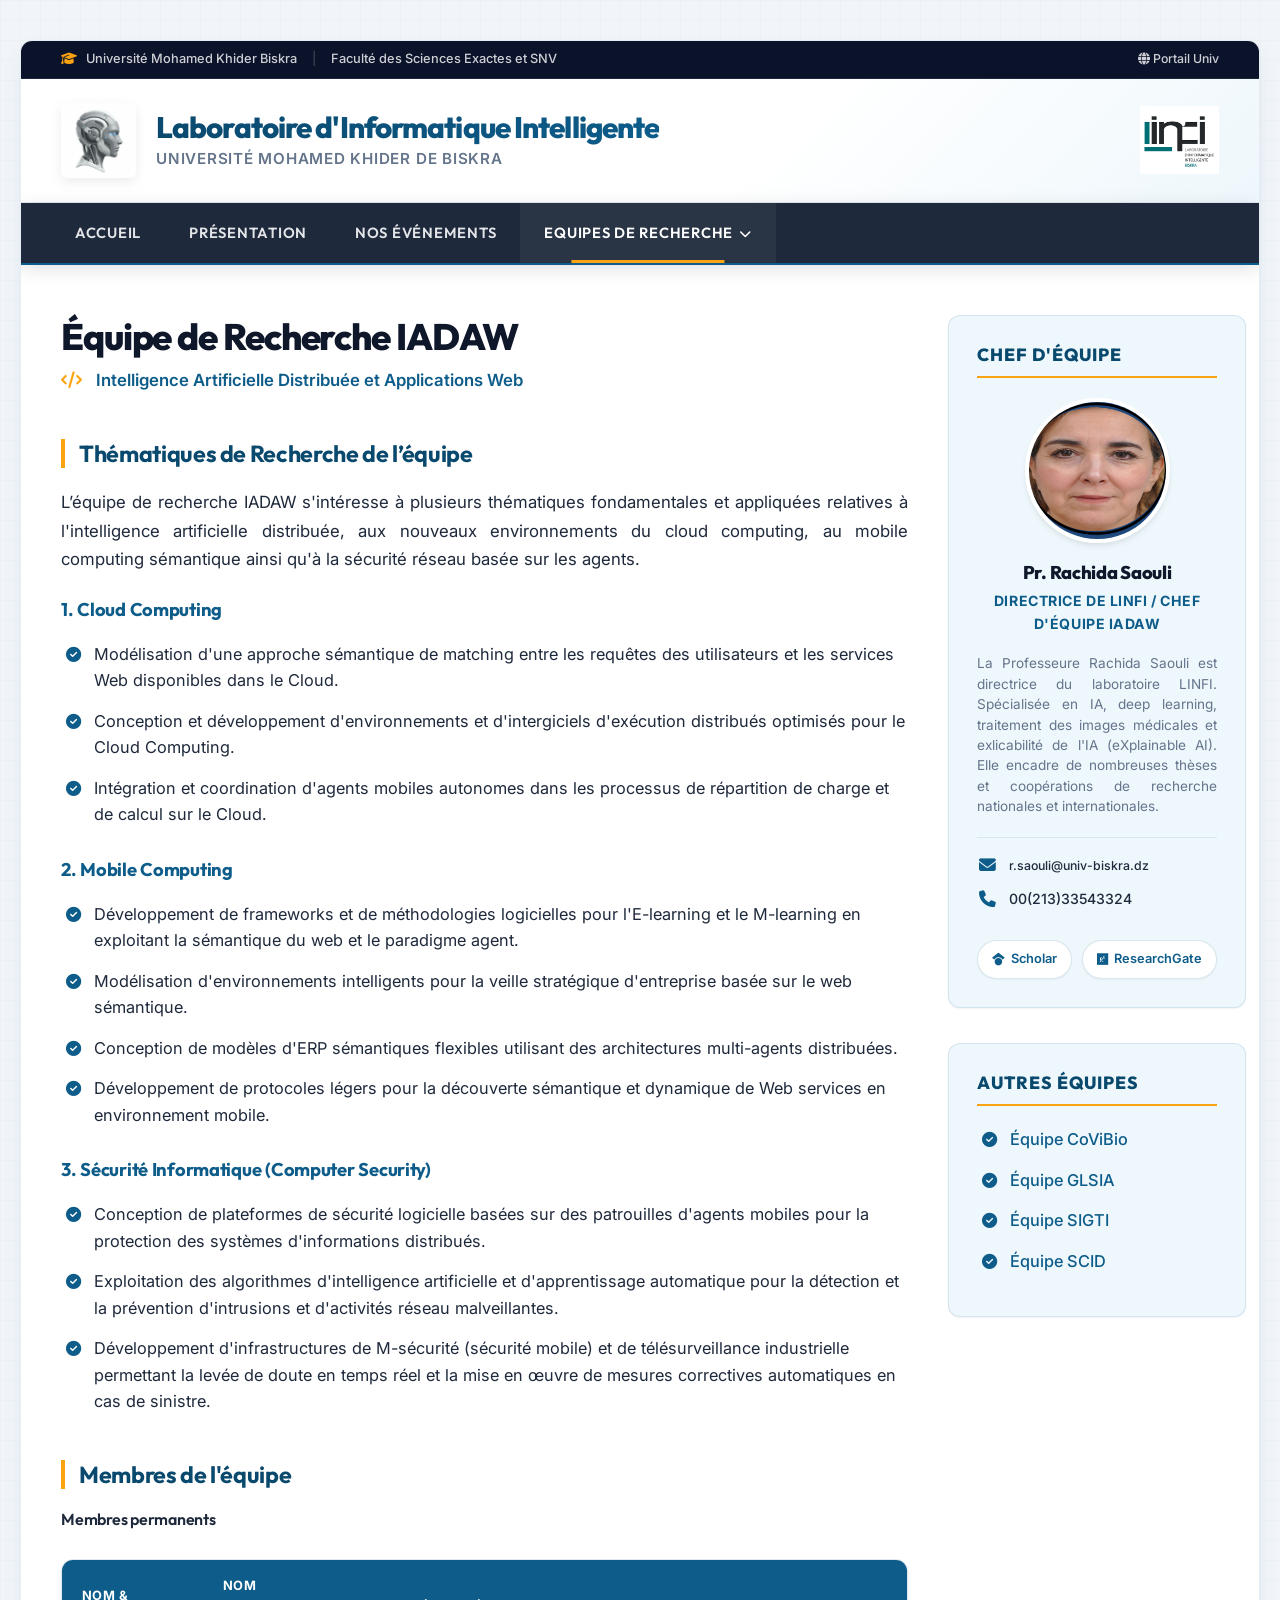
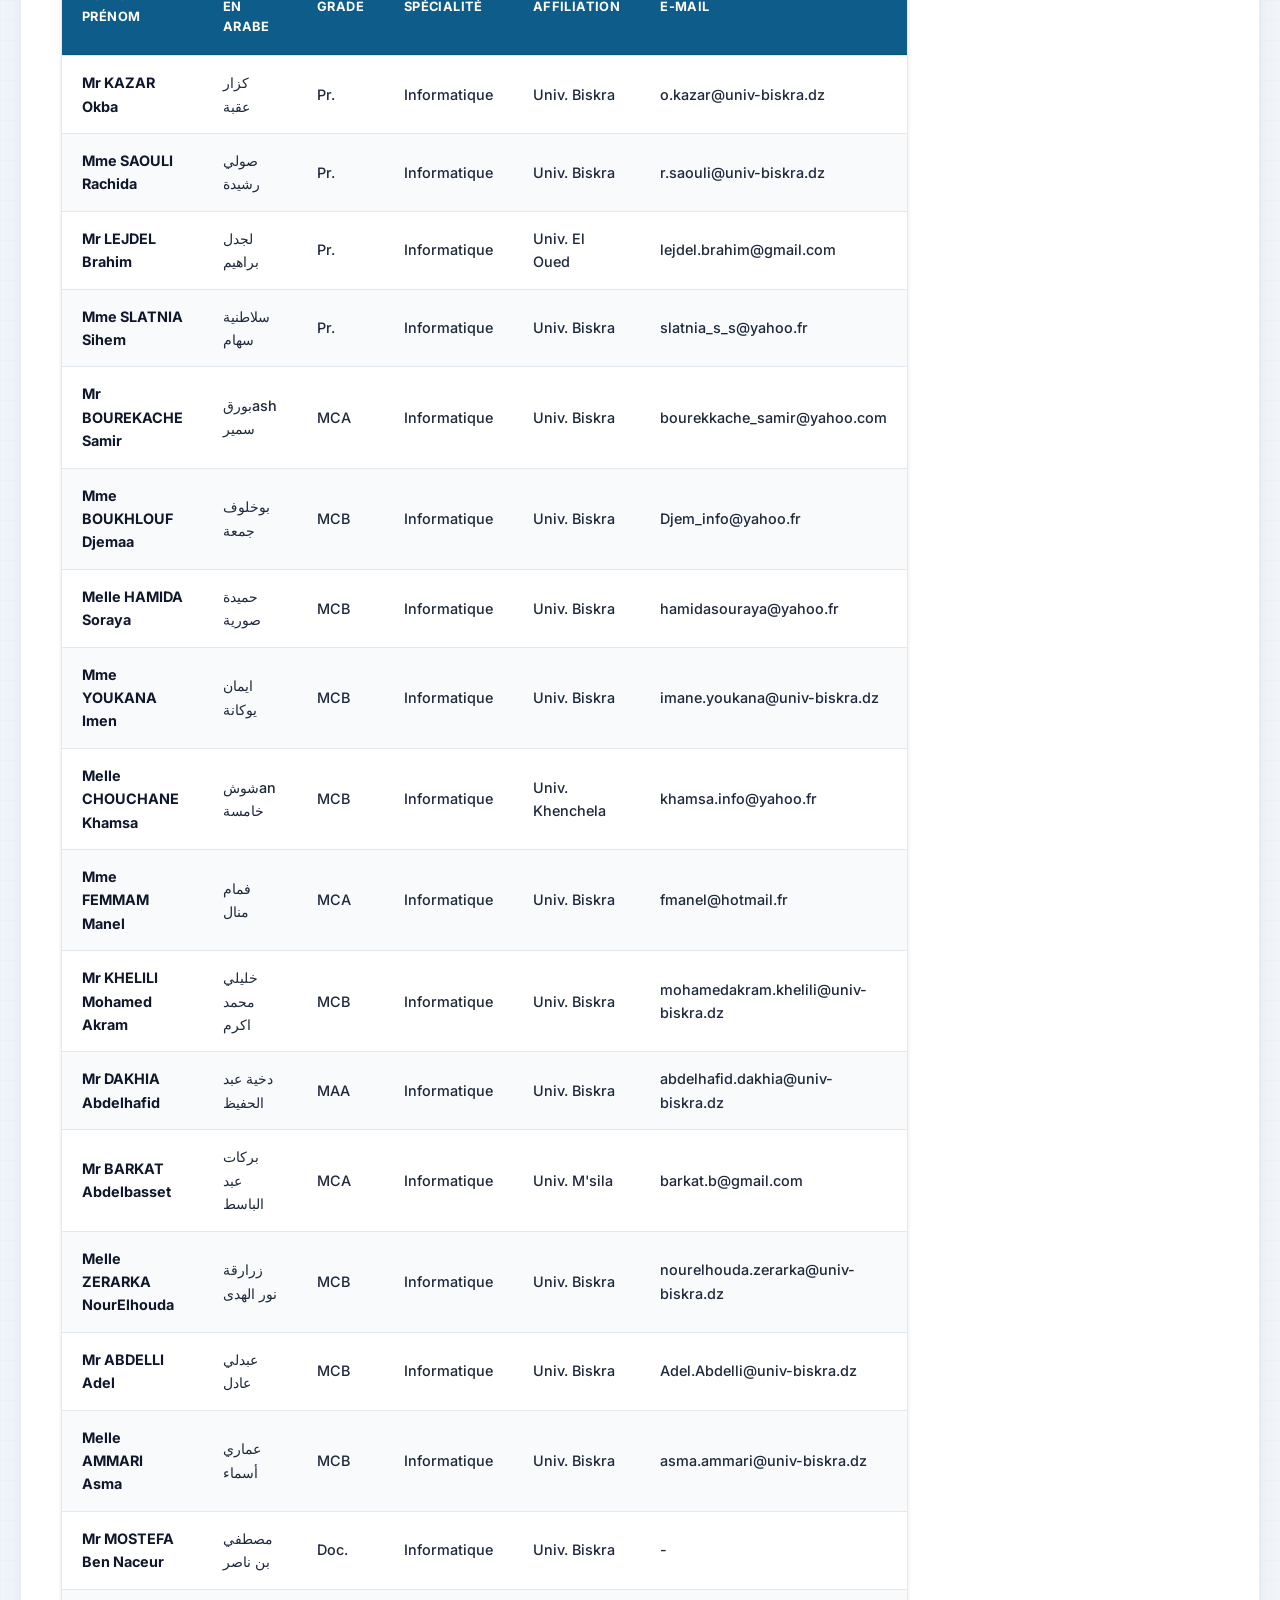
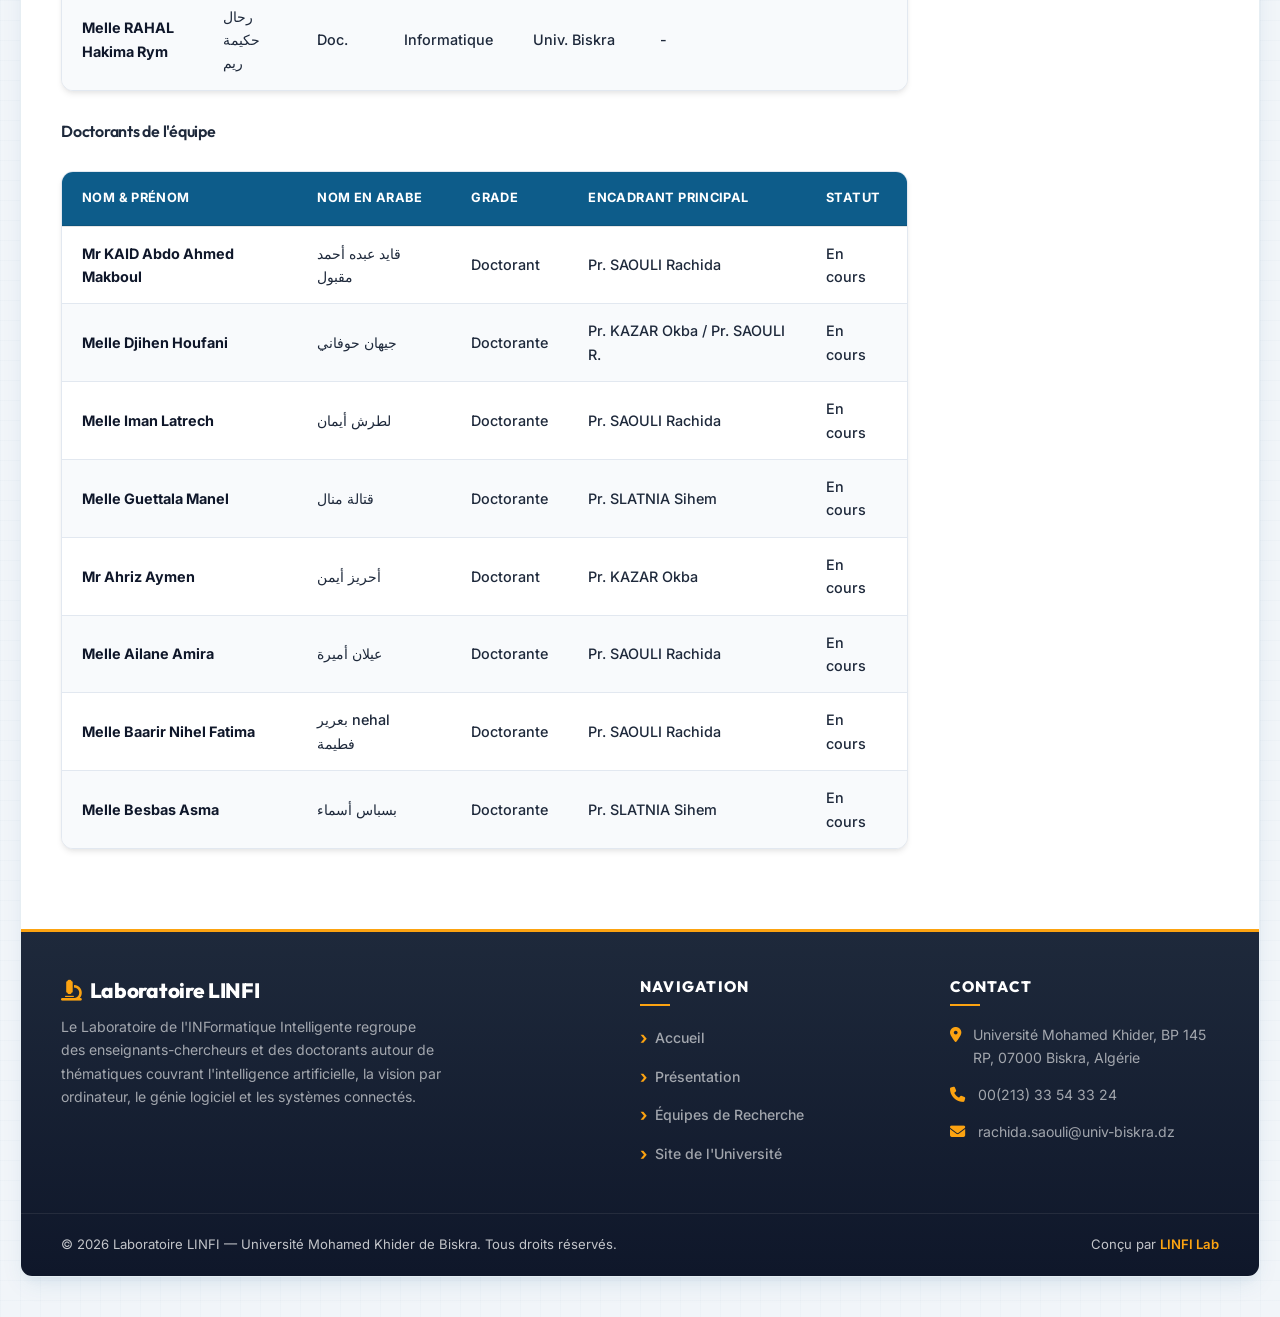
<file: equipe-iadaw.html>
<!DOCTYPE html>
<html lang="fr">

<head>
    <meta charset="UTF-8">
    <meta name="viewport" content="width=device-width, initial-scale=1.0">
    <title>Laboratoire d'Informatique Intelligente (LINFI) | Équipe IADAW</title>

    <!-- SEO Meta Tags -->
    <meta name="description"
        content="Équipe de recherche IADAW (Intelligence Artificielle Distribuée et Applications Web) dirigée par Pr. Rachida Saouli au sein du laboratoire LINFI.">

    <!-- CSS Stylesheets -->
    <link rel="stylesheet" href="assets/css/style.css">

    <!-- FontAwesome for icons -->
    <link rel="stylesheet" href="https://cdnjs.cloudflare.com/ajax/libs/font-awesome/6.4.0/css/all.min.css">
</head>

<body>
    <div class="site-wrapper">

        <!-- Premium Top Bar -->
        <div class="site-top-bar">
            <div class="top-bar-left">
                <span><i class="fa-solid fa-graduation-cap"></i> Université Mohamed Khider Biskra</span>
                <span class="top-bar-sep">|</span>
                <span>Faculté des Sciences Exactes et SNV</span>
            </div>
            <div class="top-bar-right">
                <a href="http://univ-biskra.dz" target="_blank"><i class="fa-solid fa-globe"></i> Portail Univ</a>
            </div>
        </div>

        <!-- Top Site Header -->

        <header class="site-header">
            <div class="header-left">
                <img src="assets/images/robot_head.png" alt="Robot Head" class="robot-graphic">
                <div class="title-container">
                    <h1>Laboratoire d'Informatique Intelligente</h1>
                    <p>Université Mohamed Khider de Biskra</p>
                </div>
            </div>
            <div class="header-right">
                <img src="assets/images/linfi.bmp" alt="LINFI Logo" class="linfi-logo">
            </div>
        </header>

        <!-- Main Navigation Menu -->

        <nav class="main-nav">
            <ul class="nav-menu">
                <li><a href="index.html">Accueil</a></li>
                <li><a href="presentation.html">Présentation</a></li>
                <li><a href="evenements.html">Nos Événements</a></li>
                <li class="dropdown">
                    <a href="equipes.html" class="active">Equipes de Recherche <i class="fa-solid fa-chevron-down"
                            style="font-size: 0.75rem; margin-left: 2px;"></i></a>
                    <ul class="dropdown-menu">
                        <li><a href="equipe-iadaw.html" class="active">Equipe IADAW</a></li>
                        <li><a href="equipe-covibio.html">Equipe CoViBio</a></li>
                        <li><a href="equipe-glsia.html">Equipe GLSIA</a></li>
                        <li><a href="equipe-sigti.html">Equipe SIGTI</a></li>
                        <li><a href="equipe-scid.html">Equipe SCID</a></li>
                    </ul>
                </li>
            </ul>
        </nav>

        <!-- Layout Grid Container -->

        <div class="content-wrapper">

            <!-- Main Column Content (72%) -->

            <main class="main-content">
                <h2 class="page-title">Équipe de Recherche IADAW</h2>
                <p class="page-subtitle"><i class="fa-solid fa-code" style="margin-right: 6px;"></i> Intelligence
                    Artificielle Distribuée et Applications Web</p>

                <h3 class="section-title">Thématiques de Recherche de l’équipe</h3>
                <p class="main-text">
                    L’équipe de recherche IADAW s'intéresse à plusieurs thématiques fondamentales et appliquées
                    relatives à l'intelligence artificielle distribuée, aux nouveaux environnements du cloud computing,
                    au mobile computing sémantique ainsi qu'à la sécurité réseau basée sur les agents.
                </p>
                <h4 style="margin-top: 15px; color: var(--primary-color); font-weight: 700; font-size: 1.15rem;">1.
                    Cloud Computing</h4>
                <ul class="styled-list">
                    <li>Modélisation d'une approche sémantique de matching entre les requêtes des utilisateurs et les
                        services Web disponibles dans le Cloud.</li>
                    <li>Conception et développement d'environnements et d'intergiciels d'exécution distribués optimisés
                        pour le Cloud Computing.</li>
                    <li>Intégration et coordination d'agents mobiles autonomes dans les processus de répartition de
                        charge et de calcul sur le Cloud.</li>
                </ul>
                <h4 style="margin-top: 15px; color: var(--primary-color); font-weight: 700; font-size: 1.15rem;">2.
                    Mobile Computing</h4>
                <ul class="styled-list">
                    <li>Développement de frameworks et de méthodologies logicielles pour l'E-learning et le M-learning
                        en exploitant la sémantique du web et le paradigme agent.</li>
                    <li>Modélisation d'environnements intelligents pour la veille stratégique d'entreprise basée sur le
                        web sémantique.</li>
                    <li>Conception de modèles d'ERP sémantiques flexibles utilisant des architectures multi-agents
                        distribuées.</li>
                    <li>Développement de protocoles légers pour la découverte sémantique et dynamique de Web services en
                        environnement mobile.</li>
                </ul>
                <h4 style="margin-top: 15px; color: var(--primary-color); font-weight: 700; font-size: 1.15rem;">3.
                    Sécurité Informatique (Computer Security)</h4>
                <ul class="styled-list">
                    <li>Conception de plateformes de sécurité logicielle basées sur des patrouilles d'agents mobiles
                        pour la protection des systèmes d'informations distribués.</li>
                    <li>Exploitation des algorithmes d'intelligence artificielle et d'apprentissage automatique pour la
                        détection et la prévention d'intrusions et d'activités réseau malveillantes.</li>
                    <li>Développement d'infrastructures de M-sécurité (sécurité mobile) et de télésurveillance
                        industrielle permettant la levée de doute en temps réel et la mise en œuvre de mesures
                        correctives automatiques en cas de sinistre.</li>
                </ul>

                <!-- Permanent Members Table -->

                <h3 class="section-title">Membres de l'équipe</h3>
                <h4 style="margin-top: 10px; color: var(--text-dark); font-weight: 600;">Membres permanents</h4>
                <div class="table-responsive">
                    <table class="members-table">
                        <thead>
                            <tr>
                                <th>Nom & Prénom</th>
                                <th>Nom en Arabe</th>
                                <th>Grade</th>
                                <th>Spécialité</th>
                                <th>Affiliation</th>
                                <th>E-mail</th>
                            </tr>
                        </thead>
                        <tbody>
                            <tr>
                                <td><strong>Mr KAZAR Okba</strong></td>
                                <td>كزار عقبة</td>
                                <td>Pr.</td>
                                <td>Informatique</td>
                                <td>Univ. Biskra</td>
                                <td>o.kazar@univ-biskra.dz</td>
                            </tr>
                            <tr>
                                <td><strong>Mme SAOULI Rachida</strong></td>
                                <td>صولي رشيدة</td>
                                <td>Pr.</td>
                                <td>Informatique</td>
                                <td>Univ. Biskra</td>
                                <td>r.saouli@univ-biskra.dz</td>
                            </tr>
                            <tr>
                                <td><strong>Mr LEJDEL Brahim</strong></td>
                                <td>لجدل براهيم</td>
                                <td>Pr.</td>
                                <td>Informatique</td>
                                <td>Univ. El Oued</td>
                                <td>lejdel.brahim@gmail.com</td>
                            </tr>
                            <tr>
                                <td><strong>Mme SLATNIA Sihem</strong></td>
                                <td>سلاطنية سهام</td>
                                <td>Pr.</td>
                                <td>Informatique</td>
                                <td>Univ. Biskra</td>
                                <td>slatnia_s_s@yahoo.fr</td>
                            </tr>
                            <tr>
                                <td><strong>Mr BOUREKACHE Samir</strong></td>
                                <td>بورقash سمير</td>
                                <td>MCA</td>
                                <td>Informatique</td>
                                <td>Univ. Biskra</td>
                                <td>bourekkache_samir@yahoo.com</td>
                            </tr>
                            <tr>
                                <td><strong>Mme BOUKHLOUF Djemaa</strong></td>
                                <td>بوخلوف جمعة</td>
                                <td>MCB</td>
                                <td>Informatique</td>
                                <td>Univ. Biskra</td>
                                <td>Djem_info@yahoo.fr</td>
                            </tr>
                            <tr>
                                <td><strong>Melle HAMIDA Soraya</strong></td>
                                <td>حميدة صورية</td>
                                <td>MCB</td>
                                <td>Informatique</td>
                                <td>Univ. Biskra</td>
                                <td>hamidasouraya@yahoo.fr</td>
                            </tr>
                            <tr>
                                <td><strong>Mme YOUKANA Imen</strong></td>
                                <td>ايمان يوكانة</td>
                                <td>MCB</td>
                                <td>Informatique</td>
                                <td>Univ. Biskra</td>
                                <td>imane.youkana@univ-biskra.dz</td>
                            </tr>
                            <tr>
                                <td><strong>Melle CHOUCHANE Khamsa</strong></td>
                                <td>شوشan خامسة</td>
                                <td>MCB</td>
                                <td>Informatique</td>
                                <td>Univ. Khenchela</td>
                                <td>khamsa.info@yahoo.fr</td>
                            </tr>
                            <tr>
                                <td><strong>Mme FEMMAM Manel</strong></td>
                                <td>فمام منال</td>
                                <td>MCA</td>
                                <td>Informatique</td>
                                <td>Univ. Biskra</td>
                                <td>fmanel@hotmail.fr</td>
                            </tr>
                            <tr>
                                <td><strong>Mr KHELILI Mohamed Akram</strong></td>
                                <td>خليلي محمد اكرم</td>
                                <td>MCB</td>
                                <td>Informatique</td>
                                <td>Univ. Biskra</td>
                                <td>mohamedakram.khelili@univ-biskra.dz</td>
                            </tr>
                            <tr>
                                <td><strong>Mr DAKHIA Abdelhafid</strong></td>
                                <td>دخية عبد الحفيظ</td>
                                <td>MAA</td>
                                <td>Informatique</td>
                                <td>Univ. Biskra</td>
                                <td>abdelhafid.dakhia@univ-biskra.dz</td>
                            </tr>
                            <tr>
                                <td><strong>Mr BARKAT Abdelbasset</strong></td>
                                <td>بركات عبد الباسط</td>
                                <td>MCA</td>
                                <td>Informatique</td>
                                <td>Univ. M'sila</td>
                                <td>barkat.b@gmail.com</td>
                            </tr>
                            <tr>
                                <td><strong>Melle ZERARKA NourElhouda</strong></td>
                                <td>زرارقة نور الهدى</td>
                                <td>MCB</td>
                                <td>Informatique</td>
                                <td>Univ. Biskra</td>
                                <td>nourelhouda.zerarka@univ-biskra.dz</td>
                            </tr>
                            <tr>
                                <td><strong>Mr ABDELLI Adel</strong></td>
                                <td>عبدلي عادل</td>
                                <td>MCB</td>
                                <td>Informatique</td>
                                <td>Univ. Biskra</td>
                                <td>Adel.Abdelli@univ-biskra.dz</td>
                            </tr>
                            <tr>
                                <td><strong>Melle AMMARI Asma</strong></td>
                                <td>عماري أسماء</td>
                                <td>MCB</td>
                                <td>Informatique</td>
                                <td>Univ. Biskra</td>
                                <td>asma.ammari@univ-biskra.dz</td>
                            </tr>
                            <tr>
                                <td><strong>Mr MOSTEFA Ben Naceur</strong></td>
                                <td>مصطفي بن ناصر</td>
                                <td>Doc.</td>
                                <td>Informatique</td>
                                <td>Univ. Biskra</td>
                                <td>-</td>
                            </tr>
                            <tr>
                                <td><strong>Melle RAHAL Hakima Rym</strong></td>
                                <td>رحال حكيمة ريم</td>
                                <td>Doc.</td>
                                <td>Informatique</td>
                                <td>Univ. Biskra</td>
                                <td>-</td>
                            </tr>
                        </tbody>
                    </table>
                </div>

                <!-- PhD Students list table -->
                <h4 style="margin-top: 25px; color: var(--text-dark); font-weight: 600;">Doctorants de l'équipe</h4>
                <div class="table-responsive">
                    <table class="members-table">
                        <thead>
                            <tr>
                                <th>Nom & Prénom</th>
                                <th>Nom en Arabe</th>
                                <th>Grade</th>
                                <th>Encadrant Principal</th>
                                <th>Statut</th>
                            </tr>
                        </thead>
                        <tbody>
                            <tr>
                                <td><strong>Mr KAID Abdo Ahmed Makboul</strong></td>
                                <td>قايد عبده أحمد مقبول</td>
                                <td>Doctorant</td>
                                <td>Pr. SAOULI Rachida</td>
                                <td>En cours</td>
                            </tr>
                            <tr>
                                <td><strong>Melle Djihen Houfani</strong></td>
                                <td>جيهان حوفاني</td>
                                <td>Doctorante</td>
                                <td>Pr. KAZAR Okba / Pr. SAOULI R.</td>
                                <td>En cours</td>
                            </tr>
                            <tr>
                                <td><strong>Melle Iman Latrech</strong></td>
                                <td>لطرش أيمان</td>
                                <td>Doctorante</td>
                                <td>Pr. SAOULI Rachida</td>
                                <td>En cours</td>
                            </tr>
                            <tr>
                                <td><strong>Melle Guettala Manel</strong></td>
                                <td>قتالة منال</td>
                                <td>Doctorante</td>
                                <td>Pr. SLATNIA Sihem</td>
                                <td>En cours</td>
                            </tr>
                            <tr>
                                <td><strong>Mr Ahriz Aymen</strong></td>
                                <td>أحريز أيمن</td>
                                <td>Doctorant</td>
                                <td>Pr. KAZAR Okba</td>
                                <td>En cours</td>
                            </tr>
                            <tr>
                                <td><strong>Melle Ailane Amira</strong></td>
                                <td>عيلان أميرة</td>
                                <td>Doctorante</td>
                                <td>Pr. SAOULI Rachida</td>
                                <td>En cours</td>
                            </tr>
                            <tr>
                                <td><strong>Melle Baarir Nihel Fatima</strong></td>
                                <td>بعرير nehal فطيمة</td>
                                <td>Doctorante</td>
                                <td>Pr. SAOULI Rachida</td>
                                <td>En cours</td>
                            </tr>
                            <tr>
                                <td><strong>Melle Besbas Asma</strong></td>
                                <td>بسباس أسماء</td>
                                <td>Doctorante</td>
                                <td>Pr. SLATNIA Sihem</td>
                                <td>En cours</td>
                            </tr>
                        </tbody>
                    </table>
                </div>
            </main>

            <!-- Sidebar Column (28%) -->

            <aside class="sidebar">
                <div class="sidebar-widget">
                    <h4 class="widget-title">Chef d'équipe</h4>
                    <div class="profile-card">
                        <div class="profile-avatar-wrapper">
                            <img src="assets/images/Mdm_Saouli.png" alt="Pr. Rachida Saouli" class="profile-avatar">
                        </div>
                        <h5 class="profile-name">Pr. Rachida Saouli</h5>
                        <p class="profile-role">Directrice de LINFI / Chef d'équipe IADAW</p>
                        <div
                            style="text-align: justify; font-size: 0.85rem; color: var(--text-muted); margin-bottom: 20px; line-height: 1.5;">
                            La Professeure Rachida Saouli est directrice du laboratoire LINFI. Spécialisée en IA, deep
                            learning, traitement des images médicales et exlicabilité de l'IA (eXplainable AI). Elle
                            encadre de nombreuses thèses et coopérations de recherche nationales et internationales.
                        </div>
                        <div class="profile-info">
                            <div class="profile-info-item">
                                <i class="fa-solid fa-envelope"></i>
                                <span style="word-break: break-all; font-size: 0.77rem;">r.saouli@univ-biskra.dz</span>
                            </div>
                            <div class="profile-info-item">
                                <i class="fa-solid fa-phone"></i>
                                <span>00(213)33543324</span>
                            </div>
                        </div>
                        <div class="profile-socials">
                            <a href="https://scholar.google.com/citations?user=p-oLahUAAAAJ&hl=fr" target="_blank"
                                class="social-btn"><i class="fa-brands fa-google-scholar"></i> Scholar</a>
                            <a href="https://www.researchgate.net/profile/Rachida-Saouli" target="_blank"
                                class="social-btn"><i class="fa-brands fa-researchgate"></i> ResearchGate</a>
                        </div>
                    </div>
                </div>
                <div class="sidebar-widget">
                    <h4 class="widget-title">Autres Équipes</h4>
                    <ul class="styled-list" style="margin-bottom: 0;">
                        <li><a href="equipe-covibio.html">Équipe CoViBio</a></li>
                        <li><a href="equipe-glsia.html">Équipe GLSIA</a></li>
                        <li><a href="equipe-sigti.html">Équipe SIGTI</a></li>
                        <li><a href="equipe-scid.html">Équipe SCID</a></li>
                    </ul>
                </div>
            </aside>
        </div>

        <!-- Premium Multi-Column Footer -->

        <footer class="site-footer">
            <div class="footer-main">
                <div class="footer-brand">

                    <h3><i class="fa-solid fa-microscope"
                            style="color: var(--accent-color); margin-right: 8px;"></i>Laboratoire LINFI</h3>
                    <p>Le Laboratoire de l'INFormatique Intelligente regroupe des enseignants-chercheurs et des
                        doctorants autour de thématiques couvrant l'intelligence artificielle, la vision par ordinateur,
                        le génie logiciel et les systèmes connectés.</p>
                </div>
                <div class="footer-nav">
                    <h4 class="footer-heading">Navigation</h4>
                    <ul class="footer-links">
                        <li><a href="index.html">Accueil</a></li>
                        <li><a href="presentation.html">Présentation</a></li>
                        <li><a href="equipes.html">Équipes de Recherche</a></li>
                        <li><a href="http://univ-biskra.dz" target="_blank">Site de l'Université</a></li>
                    </ul>
                </div>
                <div class="footer-contact">
                    <h4 class="footer-heading">Contact</h4>
                    <div class="footer-contact-item">
                        <i class="fa-solid fa-location-dot"></i>
                        <span>Université Mohamed Khider, BP 145 RP, 07000 Biskra, Algérie</span>
                    </div>
                    <div class="footer-contact-item">
                        <i class="fa-solid fa-phone"></i>
                        <span>00(213) 33 54 33 24</span>
                    </div>
                    <div class="footer-contact-item">
                        <i class="fa-solid fa-envelope"></i>
                        <span>rachida.saouli@univ-biskra.dz</span>
                    </div>
                </div>
            </div>
            <div class="footer-bottom">
                <p>&copy; 2026 Laboratoire LINFI — Université Mohamed Khider de Biskra. Tous droits réservés.</p>
                <p>Conçu par <a href="#">LINFI Lab</a></p>
            </div>
        </footer>
    </div>

    <!-- Back to Top Button -->
    <button class="back-to-top" id="backToTop" aria-label="Retour en haut">
        <i class="fa-solid fa-arrow-up"></i>
    </button>
    <script>
        const btn = document.getElementById('backToTop');
        window.addEventListener('scroll', () => {
            btn.classList.toggle('visible', window.scrollY > 300);
        });
        btn.addEventListener('click', () => {
            window.scrollTo({ top: 0, behavior: 'smooth' });
        });
    </script>
</body>

</html>
</file>
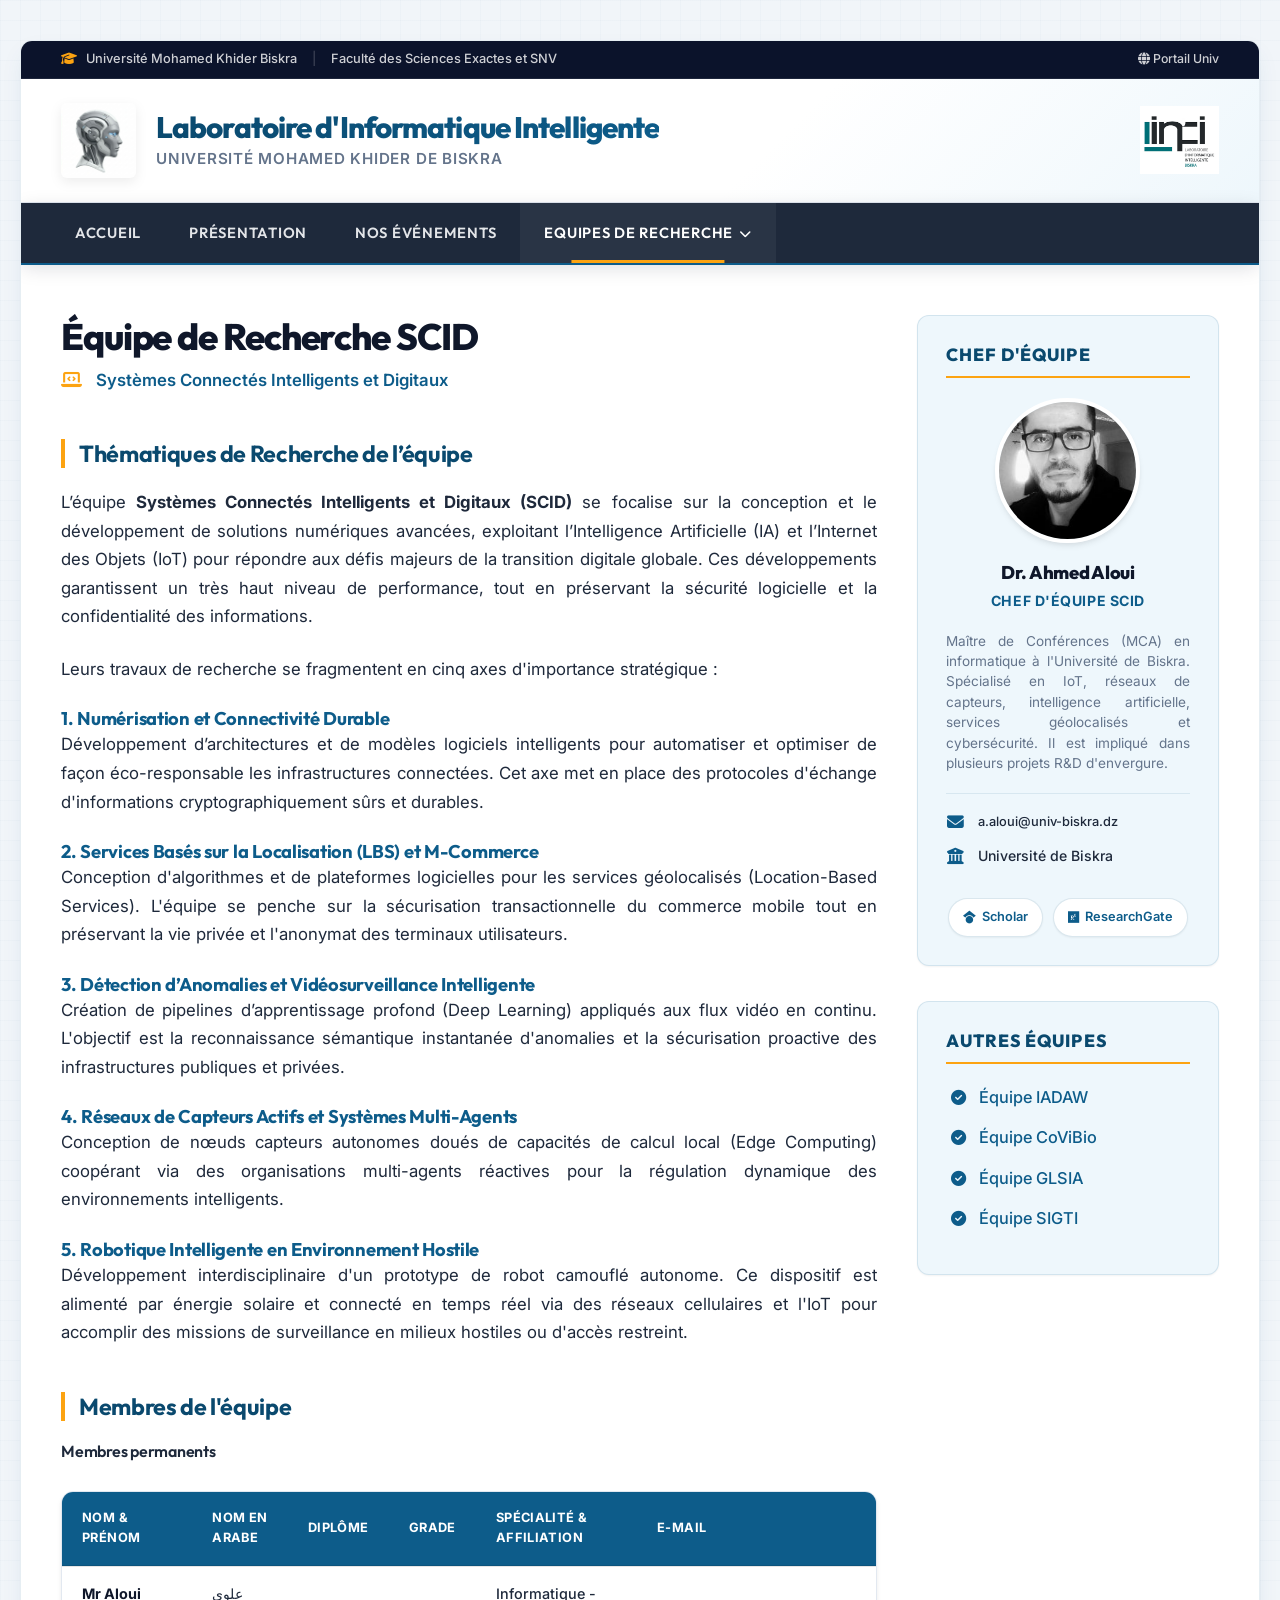
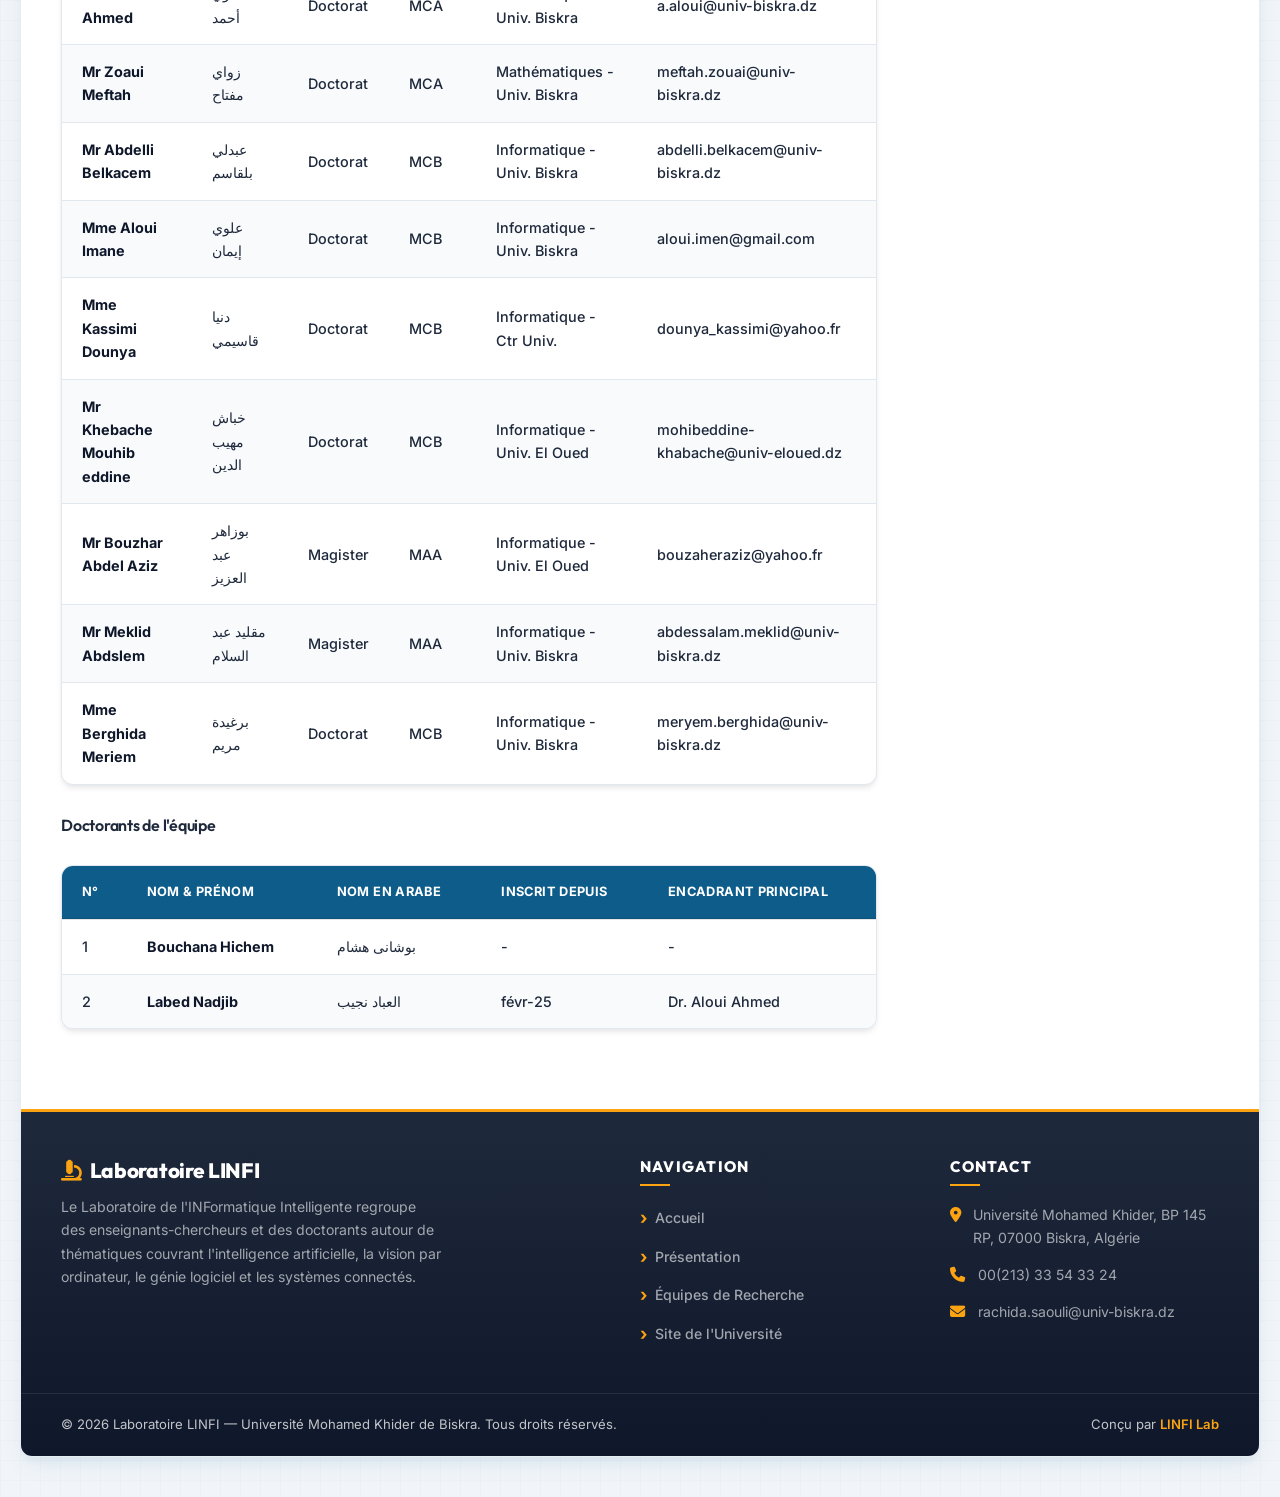
<file: equipe-scid.html>
<!DOCTYPE html>
<html lang="fr">

<head>
    <meta charset="UTF-8">
    <meta name="viewport" content="width=device-width, initial-scale=1.0">
    <title>Laboratoire d'Informatique Intelligente (LINFI) | Équipe SCID</title>

    <!-- SEO Meta Tags -->
    <meta name="description"
        content="Équipe de recherche SCID (Systèmes Connectés Intelligents et Digitaux) dirigée par Dr. Ahmed Aloui au sein du laboratoire LINFI.">

    <!-- CSS Stylesheets -->
    <link rel="stylesheet" href="assets/css/style.css">

    <!-- FontAwesome for icons -->
    <link rel="stylesheet" href="https://cdnjs.cloudflare.com/ajax/libs/font-awesome/6.4.0/css/all.min.css">
</head>

<body>
    <div class="site-wrapper">

        <!-- Premium Top Bar -->
        <div class="site-top-bar">
            <div class="top-bar-left">
                <span><i class="fa-solid fa-graduation-cap"></i> Université Mohamed Khider Biskra</span>
                <span class="top-bar-sep">|</span>
                <span>Faculté des Sciences Exactes et SNV</span>
            </div>
            <div class="top-bar-right">
                <a href="http://univ-biskra.dz" target="_blank"><i class="fa-solid fa-globe"></i> Portail Univ</a>
            </div>
        </div>

        <!-- Top Site Header -->

        <header class="site-header">
            <div class="header-left">
                <img src="assets/images/robot_head.png" alt="Robot Head" class="robot-graphic">
                <div class="title-container">
                    <h1>Laboratoire d'Informatique Intelligente</h1>
                    <p>Université Mohamed Khider de Biskra</p>
                </div>
            </div>
            <div class="header-right">
                <img src="assets/images/linfi.bmp" alt="LINFI Logo" class="linfi-logo">
            </div>
        </header>

        <!-- Main Navigation Menu -->

        <nav class="main-nav">
            <ul class="nav-menu">
                <li><a href="index.html">Accueil</a></li>
                <li><a href="presentation.html">Présentation</a></li>
                <li><a href="evenements.html">Nos Événements</a></li>
                <li class="dropdown">
                    <a href="equipes.html" class="active">Equipes de Recherche <i class="fa-solid fa-chevron-down"
                            style="font-size: 0.75rem; margin-left: 2px;"></i></a>
                    <ul class="dropdown-menu">
                        <li><a href="equipe-iadaw.html">Equipe IADAW</a></li>
                        <li><a href="equipe-covibio.html">Equipe CoViBio</a></li>
                        <li><a href="equipe-glsia.html">Equipe GLSIA</a></li>
                        <li><a href="equipe-sigti.html">Equipe SIGTI</a></li>
                        <li><a href="equipe-scid.html" class="active">Equipe SCID</a></li>
                    </ul>
                </li>
            </ul>
        </nav>

        <!-- Layout Grid Container -->

        <div class="content-wrapper">

            <!-- Main Column Content (72%) -->

            <main class="main-content">
                <h2 class="page-title">Équipe de Recherche SCID</h2>
                <p class="page-subtitle"><i class="fa-solid fa-laptop-code" style="margin-right: 6px;"></i> Systèmes
                    Connectés Intelligents et Digitaux</p>

                <h3 class="section-title">Thématiques de Recherche de l’équipe</h3>
                <p class="main-text">
                    L’équipe <strong>Systèmes Connectés Intelligents et Digitaux (SCID)</strong> se focalise sur la
                    conception et le développement de solutions numériques avancées, exploitant l’Intelligence
                    Artificielle (IA) et l’Internet des Objets (IoT) pour répondre aux défis majeurs de la transition
                    digitale globale. Ces développements garantissent un très haut niveau de performance, tout en
                    préservant la sécurité logicielle et la confidentialité des informations.
                </p>
                <p class="main-text">
                    Leurs travaux de recherche se fragmentent en cinq axes d'importance stratégique :
                </p>
                <h4 style="margin-top: 15px; color: var(--primary-color); font-weight: 700; font-size: 1.15rem;">1.
                    Numérisation et Connectivité Durable</h4>
                <p class="main-text">
                    Développement d’architectures et de modèles logiciels intelligents pour automatiser et optimiser de
                    façon éco-responsable les infrastructures connectées. Cet axe met en place des protocoles d'échange
                    d'informations cryptographiquement sûrs et durables.
                </p>
                <h4 style="margin-top: 15px; color: var(--primary-color); font-weight: 700; font-size: 1.15rem;">2.
                    Services Basés sur la Localisation (LBS) et M-Commerce</h4>
                <p class="main-text">
                    Conception d'algorithmes et de plateformes logicielles pour les services géolocalisés
                    (Location-Based Services). L'équipe se penche sur la sécurisation transactionnelle du commerce
                    mobile tout en préservant la vie privée et l'anonymat des terminaux utilisateurs.
                </p>
                <h4 style="margin-top: 15px; color: var(--primary-color); font-weight: 700; font-size: 1.15rem;">3.
                    Détection d’Anomalies et Vidéosurveillance Intelligente</h4>
                <p class="main-text">
                    Création de pipelines d’apprentissage profond (Deep Learning) appliqués aux flux vidéo en continu.
                    L'objectif est la reconnaissance sémantique instantanée d'anomalies et la sécurisation proactive des
                    infrastructures publiques et privées.
                </p>
                <h4 style="margin-top: 15px; color: var(--primary-color); font-weight: 700; font-size: 1.15rem;">4.
                    Réseaux de Capteurs Actifs et Systèmes Multi-Agents</h4>
                <p class="main-text">
                    Conception de nœuds capteurs autonomes doués de capacités de calcul local (Edge Computing) coopérant
                    via des organisations multi-agents réactives pour la régulation dynamique des environnements
                    intelligents.
                </p>
                <h4 style="margin-top: 15px; color: var(--primary-color); font-weight: 700; font-size: 1.15rem;">5.
                    Robotique Intelligente en Environnement Hostile</h4>
                <p class="main-text">
                    Développement interdisciplinaire d'un prototype de robot camouflé autonome. Ce dispositif est
                    alimenté par énergie solaire et connecté en temps réel via des réseaux cellulaires et l'IoT pour
                    accomplir des missions de surveillance en milieux hostiles ou d'accès restreint.
                </p>

                <!-- Permanent Members Table -->

                <h3 class="section-title">Membres de l'équipe</h3>
                <h4 style="margin-top: 10px; color: var(--text-dark); font-weight: 600;">Membres permanents</h4>
                <div class="table-responsive">
                    <table class="members-table">
                        <thead>
                            <tr>
                                <th>Nom & Prénom</th>
                                <th>Nom en Arabe</th>
                                <th>Diplôme</th>
                                <th>Grade</th>
                                <th>Spécialité & Affiliation</th>
                                <th>E-mail</th>
                            </tr>
                        </thead>
                        <tbody>
                            <tr>
                                <td><strong>Mr Aloui Ahmed</strong></td>
                                <td>علوي أحمد</td>
                                <td>Doctorat</td>
                                <td>MCA</td>
                                <td>Informatique - Univ. Biskra</td>
                                <td>a.aloui@univ-biskra.dz</td>
                            </tr>
                            <tr>
                                <td><strong>Mr Zoaui Meftah</strong></td>
                                <td>زواي مفتاح</td>
                                <td>Doctorat</td>
                                <td>MCA</td>
                                <td>Mathématiques - Univ. Biskra</td>
                                <td>meftah.zouai@univ-biskra.dz</td>
                            </tr>
                            <tr>
                                <td><strong>Mr Abdelli Belkacem</strong></td>
                                <td>عبدلي بلقاسم</td>
                                <td>Doctorat</td>
                                <td>MCB</td>
                                <td>Informatique - Univ. Biskra</td>
                                <td>abdelli.belkacem@univ-biskra.dz</td>
                            </tr>
                            <tr>
                                <td><strong>Mme Aloui Imane</strong></td>
                                <td>علوي إيمان</td>
                                <td>Doctorat</td>
                                <td>MCB</td>
                                <td>Informatique - Univ. Biskra</td>
                                <td>aloui.imen@gmail.com</td>
                            </tr>
                            <tr>
                                <td><strong>Mme Kassimi Dounya</strong></td>
                                <td>دنيا قاسيمي</td>
                                <td>Doctorat</td>
                                <td>MCB</td>
                                <td>Informatique - Ctr Univ.</td>
                                <td>dounya_kassimi@yahoo.fr</td>
                            </tr>
                            <tr>
                                <td><strong>Mr Khebache Mouhib eddine</strong></td>
                                <td>خباش مهيب الدين</td>
                                <td>Doctorat</td>
                                <td>MCB</td>
                                <td>Informatique - Univ. El Oued</td>
                                <td>mohibeddine-khabache@univ-eloued.dz</td>
                            </tr>
                            <tr>
                                <td><strong>Mr Bouzhar Abdel Aziz</strong></td>
                                <td>بوزاهر عبد العزيز</td>
                                <td>Magister</td>
                                <td>MAA</td>
                                <td>Informatique - Univ. El Oued</td>
                                <td>bouzaheraziz@yahoo.fr</td>
                            </tr>
                            <tr>
                                <td><strong>Mr Meklid Abdslem</strong></td>
                                <td>مقليد عبد السلام</td>
                                <td>Magister</td>
                                <td>MAA</td>
                                <td>Informatique - Univ. Biskra</td>
                                <td>abdessalam.meklid@univ-biskra.dz</td>
                            </tr>
                            <tr>
                                <td><strong>Mme Berghida Meriem</strong></td>
                                <td>برغيدة مريم</td>
                                <td>Doctorat</td>
                                <td>MCB</td>
                                <td>Informatique - Univ. Biskra</td>
                                <td>meryem.berghida@univ-biskra.dz</td>
                            </tr>
                        </tbody>
                    </table>
                </div>

                <!-- PhD Students list table -->
                <h4 style="margin-top: 25px; color: var(--text-dark); font-weight: 600;">Doctorants de l'équipe</h4>
                <div class="table-responsive">
                    <table class="members-table">
                        <thead>
                            <tr>
                                <th>N°</th>
                                <th>Nom & Prénom</th>
                                <th>Nom en Arabe</th>
                                <th>Inscrit Depuis</th>
                                <th>Encadrant Principal</th>
                            </tr>
                        </thead>
                        <tbody>
                            <tr>
                                <td>1</td>
                                <td><strong>Bouchana Hichem</strong></td>
                                <td>بوشانى هشام</td>
                                <td>-</td>
                                <td>-</td>
                            </tr>
                            <tr>
                                <td>2</td>
                                <td><strong>Labed Nadjib</strong></td>
                                <td>العباد نجيب</td>
                                <td>févr-25</td>
                                <td>Dr. Aloui Ahmed</td>
                            </tr>
                        </tbody>
                    </table>
                </div>
            </main>

            <!-- Sidebar Column (28%) -->

            <aside class="sidebar">
                <div class="sidebar-widget">
                    <h4 class="widget-title">Chef d'équipe</h4>
                    <div class="profile-card">
                        <div class="profile-avatar-wrapper">
                            <img src="assets/images/ALOUI_Ahmed.jpg" alt="Dr. ALOUI Ahmed" class="profile-avatar">
                        </div>
                        <h5 class="profile-name">Dr. Ahmed Aloui</h5>
                        <p class="profile-role">Chef d'équipe SCID</p>
                        <div
                            style="text-align: justify; font-size: 0.85rem; color: var(--text-muted); margin-bottom: 20px; line-height: 1.5;">
                            Maître de Conférences (MCA) en informatique à l'Université de Biskra. Spécialisé en IoT,
                            réseaux de capteurs, intelligence artificielle, services géolocalisés et cybersécurité. Il
                            est impliqué dans plusieurs projets R&D d'envergure.
                        </div>
                        <div class="profile-info">
                            <div class="profile-info-item">
                                <i class="fa-solid fa-envelope"></i>
                                <span style="word-break: break-all; font-size: 0.8rem;">a.aloui@univ-biskra.dz</span>
                            </div>
                            <div class="profile-info-item">
                                <i class="fa-solid fa-building-columns"></i>
                                <span>Université de Biskra</span>
                            </div>
                        </div>
                        <div class="profile-socials">
                            <a href="https://scholar.google.com/citations?user=vYhF_q8AAAAJ" target="_blank"
                                class="social-btn"><i class="fa-brands fa-google-scholar"></i> Scholar</a>
                            <a href="https://www.researchgate.net/profile/Ahmed-Aloui-4" target="_blank"
                                class="social-btn"><i class="fa-brands fa-researchgate"></i> ResearchGate</a>
                        </div>
                    </div>
                </div>
                <div class="sidebar-widget">
                    <h4 class="widget-title">Autres Équipes</h4>
                    <ul class="styled-list" style="margin-bottom: 0;">
                        <li><a href="equipe-iadaw.html">Équipe IADAW</a></li>
                        <li><a href="equipe-covibio.html">Équipe CoViBio</a></li>
                        <li><a href="equipe-glsia.html">Équipe GLSIA</a></li>
                        <li><a href="equipe-sigti.html">Équipe SIGTI</a></li>
                    </ul>
                </div>
            </aside>
        </div>

        <!-- Premium Multi-Column Footer -->

        <footer class="site-footer">
            <div class="footer-main">
                <div class="footer-brand">

                    <h3><i class="fa-solid fa-microscope"
                            style="color: var(--accent-color); margin-right: 8px;"></i>Laboratoire LINFI</h3>
                    <p>Le Laboratoire de l'INFormatique Intelligente regroupe des enseignants-chercheurs et des
                        doctorants autour de thématiques couvrant l'intelligence artificielle, la vision par ordinateur,
                        le génie logiciel et les systèmes connectés.</p>
                </div>
                <div class="footer-nav">
                    <h4 class="footer-heading">Navigation</h4>
                    <ul class="footer-links">
                        <li><a href="index.html">Accueil</a></li>
                        <li><a href="presentation.html">Présentation</a></li>
                        <li><a href="equipes.html">Équipes de Recherche</a></li>
                        <li><a href="http://univ-biskra.dz" target="_blank">Site de l'Université</a></li>
                    </ul>
                </div>
                <div class="footer-contact">
                    <h4 class="footer-heading">Contact</h4>
                    <div class="footer-contact-item">
                        <i class="fa-solid fa-location-dot"></i>
                        <span>Université Mohamed Khider, BP 145 RP, 07000 Biskra, Algérie</span>
                    </div>
                    <div class="footer-contact-item">
                        <i class="fa-solid fa-phone"></i>
                        <span>00(213) 33 54 33 24</span>
                    </div>
                    <div class="footer-contact-item">
                        <i class="fa-solid fa-envelope"></i>
                        <span>rachida.saouli@univ-biskra.dz</span>
                    </div>
                </div>
            </div>
            <div class="footer-bottom">
                <p>&copy; 2026 Laboratoire LINFI — Université Mohamed Khider de Biskra. Tous droits réservés.</p>
                <p>Conçu par <a href="#">LINFI Lab</a></p>
            </div>
        </footer>
    </div>

    <!-- Back to Top Button -->
    <button class="back-to-top" id="backToTop" aria-label="Retour en haut">
        <i class="fa-solid fa-arrow-up"></i>
    </button>
    <script>
        const btn = document.getElementById('backToTop');
        window.addEventListener('scroll', () => {
            btn.classList.toggle('visible', window.scrollY > 300);
        });
        btn.addEventListener('click', () => {
            window.scrollTo({ top: 0, behavior: 'smooth' });
        });
    </script>
</body>

</html>
</file>
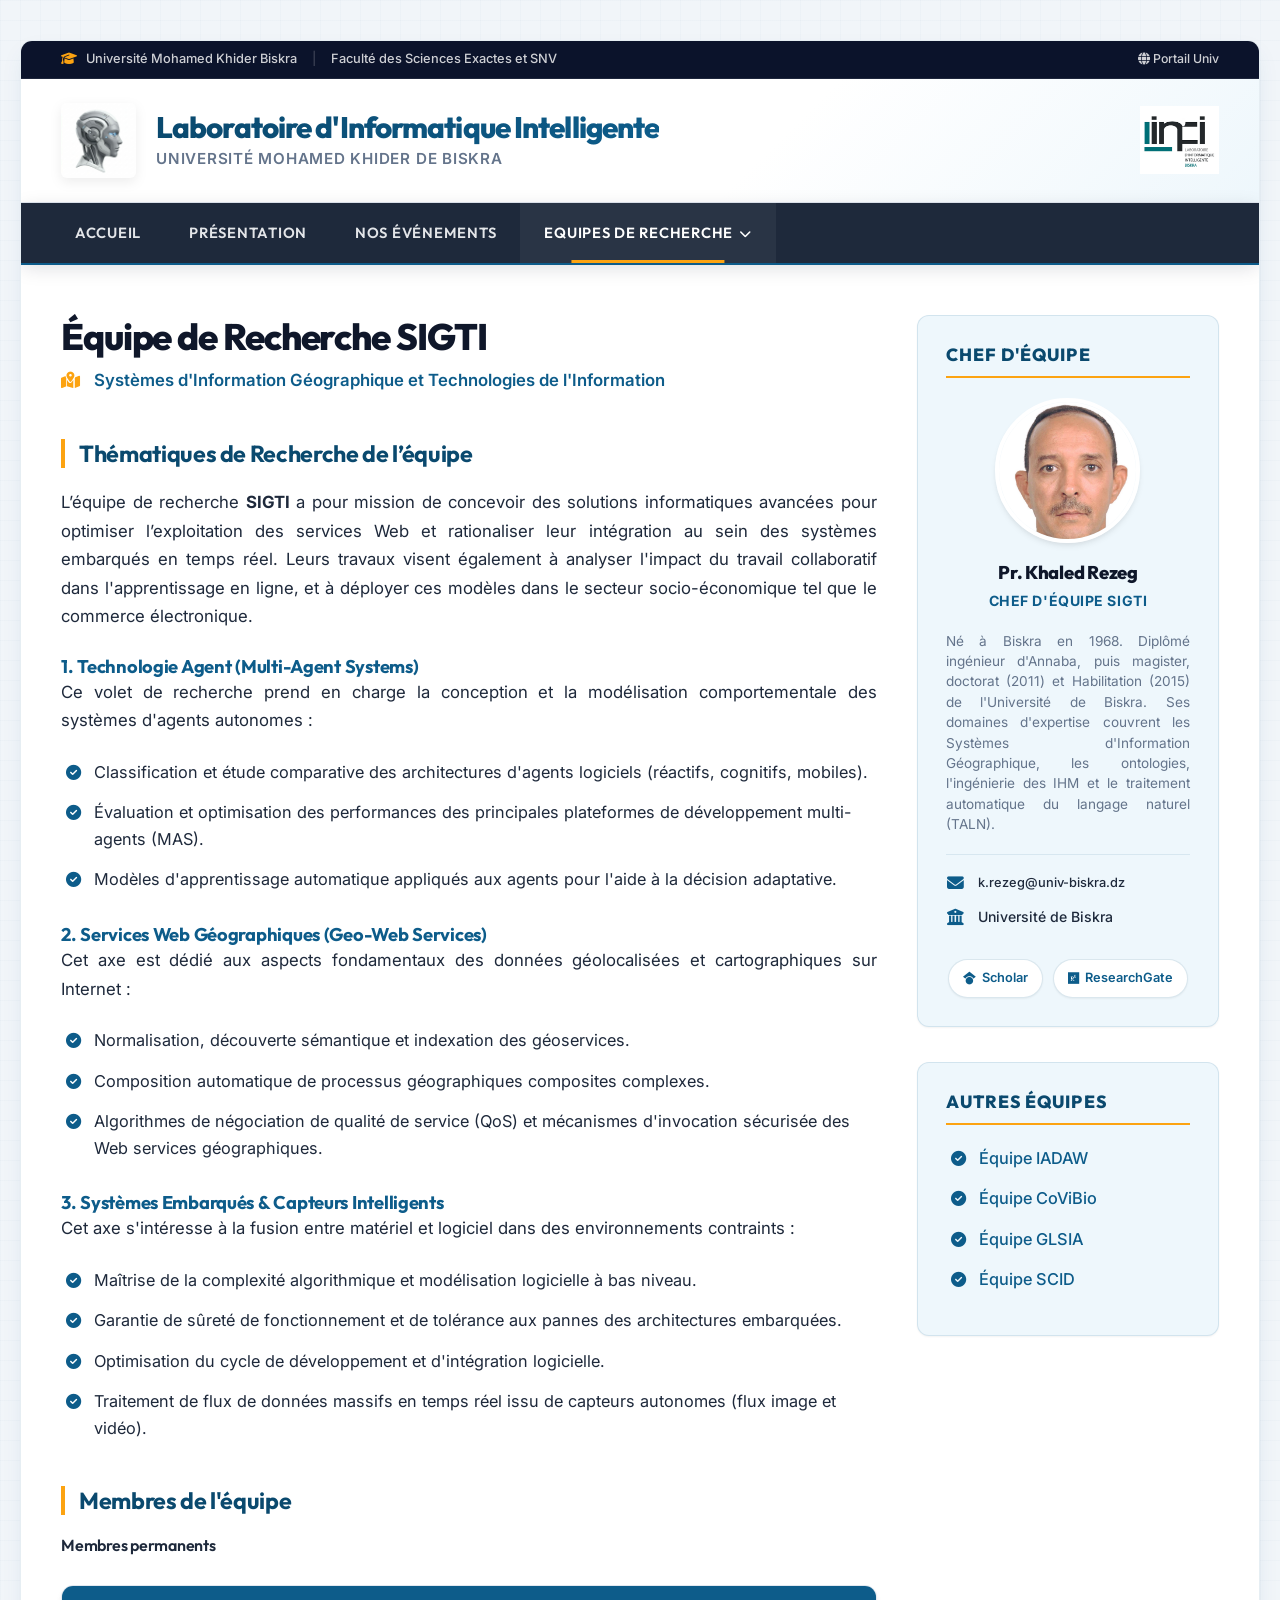
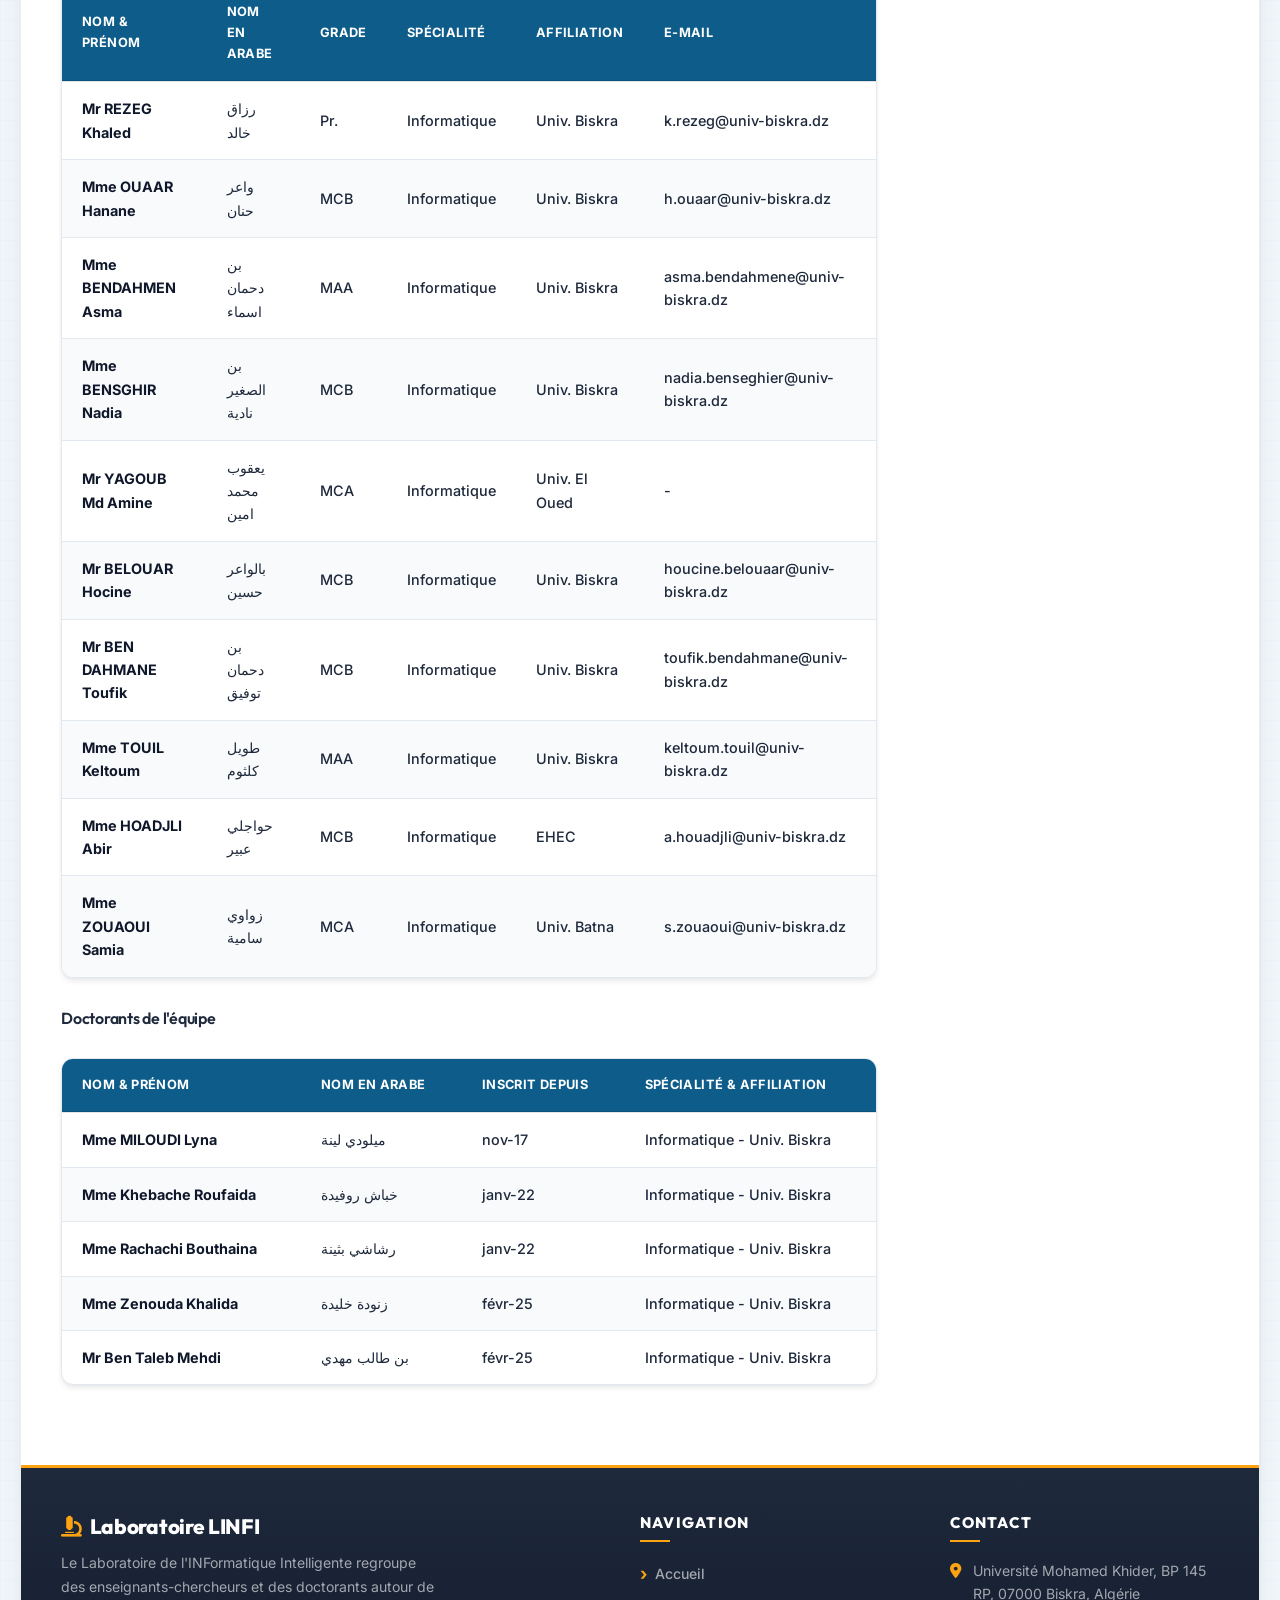
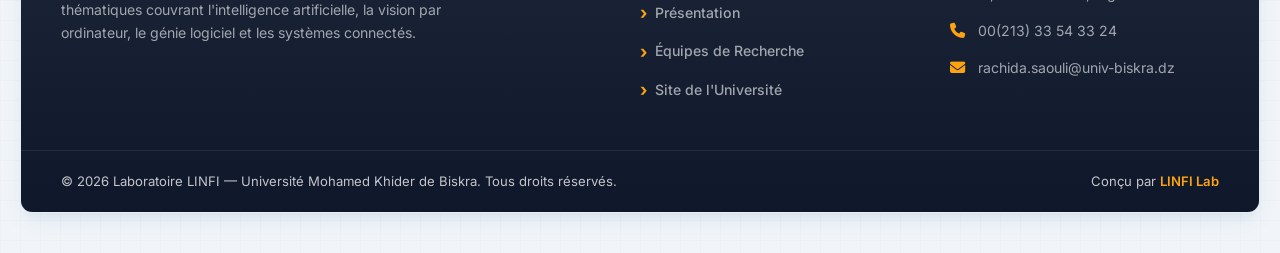
<file: equipe-sigti.html>
<!DOCTYPE html>
<html lang="fr">

<head>
    <meta charset="UTF-8">
    <meta name="viewport" content="width=device-width, initial-scale=1.0">
    <title>Laboratoire d'Informatique Intelligente (LINFI) | Équipe SIGTI</title>

    <!-- SEO Meta Tags -->
    <meta name="description"
        content="Équipe de recherche SIGTI (Systèmes d'Information Géographique et Technologies de l'Information) dirigée par Pr. Khaled Rezeg au sein du laboratoire LINFI.">

    <!-- CSS Stylesheets -->
    <link rel="stylesheet" href="assets/css/style.css">

    <!-- FontAwesome for icons -->
    <link rel="stylesheet" href="https://cdnjs.cloudflare.com/ajax/libs/font-awesome/6.4.0/css/all.min.css">
</head>

<body>
    <div class="site-wrapper">

        <!-- Premium Top Bar -->
        <div class="site-top-bar">
            <div class="top-bar-left">
                <span><i class="fa-solid fa-graduation-cap"></i> Université Mohamed Khider Biskra</span>
                <span class="top-bar-sep">|</span>
                <span>Faculté des Sciences Exactes et SNV</span>
            </div>
            <div class="top-bar-right">
                <a href="http://univ-biskra.dz" target="_blank"><i class="fa-solid fa-globe"></i> Portail Univ</a>
            </div>
        </div>

        <!-- Top Site Header -->

        <header class="site-header">
            <div class="header-left">
                <img src="assets/images/robot_head.png" alt="Robot Head" class="robot-graphic">
                <div class="title-container">
                    <h1>Laboratoire d'Informatique Intelligente</h1>
                    <p>Université Mohamed Khider de Biskra</p>
                </div>
            </div>
            <div class="header-right">
                <img src="assets/images/linfi.bmp" alt="LINFI Logo" class="linfi-logo">
            </div>
        </header>

        <!-- Main Navigation Menu -->

        <nav class="main-nav">
            <ul class="nav-menu">
                <li><a href="index.html">Accueil</a></li>
                <li><a href="presentation.html">Présentation</a></li>
                <li><a href="evenements.html">Nos Événements</a></li>
                <li class="dropdown">
                    <a href="equipes.html" class="active">Equipes de Recherche <i class="fa-solid fa-chevron-down"
                            style="font-size: 0.75rem; margin-left: 2px;"></i></a>
                    <ul class="dropdown-menu">
                        <li><a href="equipe-iadaw.html">Equipe IADAW</a></li>
                        <li><a href="equipe-covibio.html">Equipe CoViBio</a></li>
                        <li><a href="equipe-glsia.html">Equipe GLSIA</a></li>
                        <li><a href="equipe-sigti.html" class="active">Equipe SIGTI</a></li>
                        <li><a href="equipe-scid.html">Equipe SCID</a></li>
                    </ul>
                </li>
            </ul>
        </nav>

        <!-- Layout Grid Container -->

        <div class="content-wrapper">

            <!-- Main Column Content (72%) -->

            <main class="main-content">
                <h2 class="page-title">Équipe de Recherche SIGTI</h2>
                <p class="page-subtitle"><i class="fa-solid fa-map-location-dot" style="margin-right: 6px;"></i>
                    Systèmes d'Information Géographique et Technologies de l'Information</p>

                <h3 class="section-title">Thématiques de Recherche de l’équipe</h3>
                <p class="main-text">
                    L’équipe de recherche <strong>SIGTI</strong> a pour mission de concevoir des solutions informatiques
                    avancées pour optimiser l’exploitation des services Web et rationaliser leur intégration au sein des
                    systèmes embarqués en temps réel. Leurs travaux visent également à analyser l'impact du travail
                    collaboratif dans l'apprentissage en ligne, et à déployer ces modèles dans le secteur
                    socio-économique tel que le commerce électronique.
                </p>
                <h4 style="margin-top: 15px; color: var(--primary-color); font-weight: 700; font-size: 1.15rem;">1.
                    Technologie Agent (Multi-Agent Systems)</h4>
                <p class="main-text">
                    Ce volet de recherche prend en charge la conception et la modélisation comportementale des systèmes
                    d'agents autonomes :
                </p>
                <ul class="styled-list">
                    <li>Classification et étude comparative des architectures d'agents logiciels (réactifs, cognitifs,
                        mobiles).</li>
                    <li>Évaluation et optimisation des performances des principales plateformes de développement
                        multi-agents (MAS).</li>
                    <li>Modèles d'apprentissage automatique appliqués aux agents pour l'aide à la décision adaptative.
                    </li>
                </ul>
                <h4 style="margin-top: 15px; color: var(--primary-color); font-weight: 700; font-size: 1.15rem;">2.
                    Services Web Géographiques (Geo-Web Services)</h4>
                <p class="main-text">
                    Cet axe est dédié aux aspects fondamentaux des données géolocalisées et cartographiques sur Internet
                    :
                </p>
                <ul class="styled-list">
                    <li>Normalisation, découverte sémantique et indexation des géoservices.</li>
                    <li>Composition automatique de processus géographiques composites complexes.</li>
                    <li>Algorithmes de négociation de qualité de service (QoS) et mécanismes d'invocation sécurisée des
                        Web services géographiques.</li>
                </ul>
                <h4 style="margin-top: 15px; color: var(--primary-color); font-weight: 700; font-size: 1.15rem;">3.
                    Systèmes Embarqués & Capteurs Intelligents</h4>
                <p class="main-text">
                    Cet axe s'intéresse à la fusion entre matériel et logiciel dans des environnements contraints :
                </p>
                <ul class="styled-list">
                    <li>Maîtrise de la complexité algorithmique et modélisation logicielle à bas niveau.</li>
                    <li>Garantie de sûreté de fonctionnement et de tolérance aux pannes des architectures embarquées.
                    </li>
                    <li>Optimisation du cycle de développement et d'intégration logicielle.</li>
                    <li>Traitement de flux de données massifs en temps réel issu de capteurs autonomes (flux image et
                        vidéo).</li>
                </ul>

                <!-- Permanent Members Table -->

                <h3 class="section-title">Membres de l'équipe</h3>
                <h4 style="margin-top: 10px; color: var(--text-dark); font-weight: 600;">Membres permanents</h4>
                <div class="table-responsive">
                    <table class="members-table">
                        <thead>
                            <tr>
                                <th>Nom & Prénom</th>
                                <th>Nom en Arabe</th>
                                <th>Grade</th>
                                <th>Spécialité</th>
                                <th>Affiliation</th>
                                <th>E-mail</th>
                            </tr>
                        </thead>
                        <tbody>
                            <tr>
                                <td><strong>Mr REZEG Khaled</strong></td>
                                <td>رزاق خالد</td>
                                <td>Pr.</td>
                                <td>Informatique</td>
                                <td>Univ. Biskra</td>
                                <td>k.rezeg@univ-biskra.dz</td>
                            </tr>
                            <tr>
                                <td><strong>Mme OUAAR Hanane</strong></td>
                                <td>واعر حنان</td>
                                <td>MCB</td>
                                <td>Informatique</td>
                                <td>Univ. Biskra</td>
                                <td>h.ouaar@univ-biskra.dz</td>
                            </tr>
                            <tr>
                                <td><strong>Mme BENDAHMEN Asma</strong></td>
                                <td>بن دحمان اسماء</td>
                                <td>MAA</td>
                                <td>Informatique</td>
                                <td>Univ. Biskra</td>
                                <td>asma.bendahmene@univ-biskra.dz</td>
                            </tr>
                            <tr>
                                <td><strong>Mme BENSGHIR Nadia</strong></td>
                                <td>بن الصغير نادية</td>
                                <td>MCB</td>
                                <td>Informatique</td>
                                <td>Univ. Biskra</td>
                                <td>nadia.benseghier@univ-biskra.dz</td>
                            </tr>
                            <tr>
                                <td><strong>Mr YAGOUB Md Amine</strong></td>
                                <td>يعقوب محمد امين</td>
                                <td>MCA</td>
                                <td>Informatique</td>
                                <td>Univ. El Oued</td>
                                <td>-</td>
                            </tr>
                            <tr>
                                <td><strong>Mr BELOUAR Hocine</strong></td>
                                <td>بالواعر حسين</td>
                                <td>MCB</td>
                                <td>Informatique</td>
                                <td>Univ. Biskra</td>
                                <td>houcine.belouaar@univ-biskra.dz</td>
                            </tr>
                            <tr>
                                <td><strong>Mr BEN DAHMANE Toufik</strong></td>
                                <td>بن دحمان توفيق</td>
                                <td>MCB</td>
                                <td>Informatique</td>
                                <td>Univ. Biskra</td>
                                <td>toufik.bendahmane@univ-biskra.dz</td>
                            </tr>
                            <tr>
                                <td><strong>Mme TOUIL Keltoum</strong></td>
                                <td>طويل كلثوم</td>
                                <td>MAA</td>
                                <td>Informatique</td>
                                <td>Univ. Biskra</td>
                                <td>keltoum.touil@univ-biskra.dz</td>
                            </tr>
                            <tr>
                                <td><strong>Mme HOADJLI Abir</strong></td>
                                <td>حواجلي عبير</td>
                                <td>MCB</td>
                                <td>Informatique</td>
                                <td>EHEC</td>
                                <td>a.houadjli@univ-biskra.dz</td>
                            </tr>
                            <tr>
                                <td><strong>Mme ZOUAOUI Samia</strong></td>
                                <td>زواوي سامية</td>
                                <td>MCA</td>
                                <td>Informatique</td>
                                <td>Univ. Batna</td>
                                <td>s.zouaoui@univ-biskra.dz</td>
                            </tr>
                        </tbody>
                    </table>
                </div>

                <!-- PhD Students list table -->
                <h4 style="margin-top: 25px; color: var(--text-dark); font-weight: 600;">Doctorants de l'équipe</h4>
                <div class="table-responsive">
                    <table class="members-table">
                        <thead>
                            <tr>
                                <th>Nom & Prénom</th>
                                <th>Nom en Arabe</th>
                                <th>Inscrit Depuis</th>
                                <th>Spécialité & Affiliation</th>
                            </tr>
                        </thead>
                        <tbody>
                            <tr>
                                <td><strong>Mme MILOUDI Lyna</strong></td>
                                <td>ميلودي لينة</td>
                                <td>nov-17</td>
                                <td>Informatique - Univ. Biskra</td>
                            </tr>
                            <tr>
                                <td><strong>Mme Khebache Roufaida</strong></td>
                                <td>خباش روفيدة</td>
                                <td>janv-22</td>
                                <td>Informatique - Univ. Biskra</td>
                            </tr>
                            <tr>
                                <td><strong>Mme Rachachi Bouthaina</strong></td>
                                <td>رشاشي بثينة</td>
                                <td>janv-22</td>
                                <td>Informatique - Univ. Biskra</td>
                            </tr>
                            <tr>
                                <td><strong>Mme Zenouda Khalida</strong></td>
                                <td>زنودة خليدة</td>
                                <td>févr-25</td>
                                <td>Informatique - Univ. Biskra</td>
                            </tr>
                            <tr>
                                <td><strong>Mr Ben Taleb Mehdi</strong></td>
                                <td>بن طالب مهدي</td>
                                <td>févr-25</td>
                                <td>Informatique - Univ. Biskra</td>
                            </tr>
                        </tbody>
                    </table>
                </div>
            </main>

            <!-- Sidebar Column (28%) -->

            <aside class="sidebar">
                <div class="sidebar-widget">
                    <h4 class="widget-title">Chef d'équipe</h4>
                    <div class="profile-card">
                        <div class="profile-avatar-wrapper">
                            <img src="assets/images/khaled.jpg" alt="Pr. Khaled Rezeg" class="profile-avatar">
                        </div>
                        <h5 class="profile-name">Pr. Khaled Rezeg</h5>
                        <p class="profile-role">Chef d'équipe SIGTI</p>
                        <div
                            style="text-align: justify; font-size: 0.85rem; color: var(--text-muted); margin-bottom: 20px; line-height: 1.5;">
                            Né à Biskra en 1968. Diplômé ingénieur d'Annaba, puis magister, doctorat (2011) et
                            Habilitation (2015) de l'Université de Biskra. Ses domaines d'expertise couvrent les
                            Systèmes d'Information Géographique, les ontologies, l'ingénierie des IHM et le traitement
                            automatique du langage naturel (TALN).
                        </div>
                        <div class="profile-info">
                            <div class="profile-info-item">
                                <i class="fa-solid fa-envelope"></i>
                                <span style="word-break: break-all; font-size: 0.8rem;">k.rezeg@univ-biskra.dz</span>
                            </div>
                            <div class="profile-info-item">
                                <i class="fa-solid fa-building-columns"></i>
                                <span>Université de Biskra</span>
                            </div>
                        </div>
                        <div class="profile-socials">
                            <a href="https://scholar.google.com/citations?user=xN7qf6IAAAAJ" target="_blank"
                                class="social-btn"><i class="fa-brands fa-google-scholar"></i> Scholar</a>
                            <a href="https://www.researchgate.net/profile/Khaled-Rezeg" target="_blank"
                                class="social-btn"><i class="fa-brands fa-researchgate"></i> ResearchGate</a>
                        </div>
                    </div>
                </div>
                <div class="sidebar-widget">
                    <h4 class="widget-title">Autres Équipes</h4>
                    <ul class="styled-list" style="margin-bottom: 0;">
                        <li><a href="equipe-iadaw.html">Équipe IADAW</a></li>
                        <li><a href="equipe-covibio.html">Équipe CoViBio</a></li>
                        <li><a href="equipe-glsia.html">Équipe GLSIA</a></li>
                        <li><a href="equipe-scid.html">Équipe SCID</a></li>
                    </ul>
                </div>
            </aside>
        </div>

        <!-- Premium Multi-Column Footer -->

        <footer class="site-footer">
            <div class="footer-main">
                <div class="footer-brand">

                    <h3><i class="fa-solid fa-microscope"
                            style="color: var(--accent-color); margin-right: 8px;"></i>Laboratoire LINFI</h3>
                    <p>Le Laboratoire de l'INFormatique Intelligente regroupe des enseignants-chercheurs et des
                        doctorants autour de thématiques couvrant l'intelligence artificielle, la vision par ordinateur,
                        le génie logiciel et les systèmes connectés.</p>
                </div>
                <div class="footer-nav">
                    <h4 class="footer-heading">Navigation</h4>
                    <ul class="footer-links">
                        <li><a href="index.html">Accueil</a></li>
                        <li><a href="presentation.html">Présentation</a></li>
                        <li><a href="equipes.html">Équipes de Recherche</a></li>
                        <li><a href="http://univ-biskra.dz" target="_blank">Site de l'Université</a></li>
                    </ul>
                </div>
                <div class="footer-contact">
                    <h4 class="footer-heading">Contact</h4>
                    <div class="footer-contact-item">
                        <i class="fa-solid fa-location-dot"></i>
                        <span>Université Mohamed Khider, BP 145 RP, 07000 Biskra, Algérie</span>
                    </div>
                    <div class="footer-contact-item">
                        <i class="fa-solid fa-phone"></i>
                        <span>00(213) 33 54 33 24</span>
                    </div>
                    <div class="footer-contact-item">
                        <i class="fa-solid fa-envelope"></i>
                        <span>rachida.saouli@univ-biskra.dz</span>
                    </div>
                </div>
            </div>
            <div class="footer-bottom">
                <p>&copy; 2026 Laboratoire LINFI — Université Mohamed Khider de Biskra. Tous droits réservés.</p>
                <p>Conçu par <a href="#">LINFI Lab</a></p>
            </div>
        </footer>
    </div>

    <!-- Back to Top Button -->
    <button class="back-to-top" id="backToTop" aria-label="Retour en haut">
        <i class="fa-solid fa-arrow-up"></i>
    </button>
    <script>
        const btn = document.getElementById('backToTop');
        window.addEventListener('scroll', () => {
            btn.classList.toggle('visible', window.scrollY > 300);
        });
        btn.addEventListener('click', () => {
            window.scrollTo({ top: 0, behavior: 'smooth' });
        });
    </script>
</body>

</html>
</file>
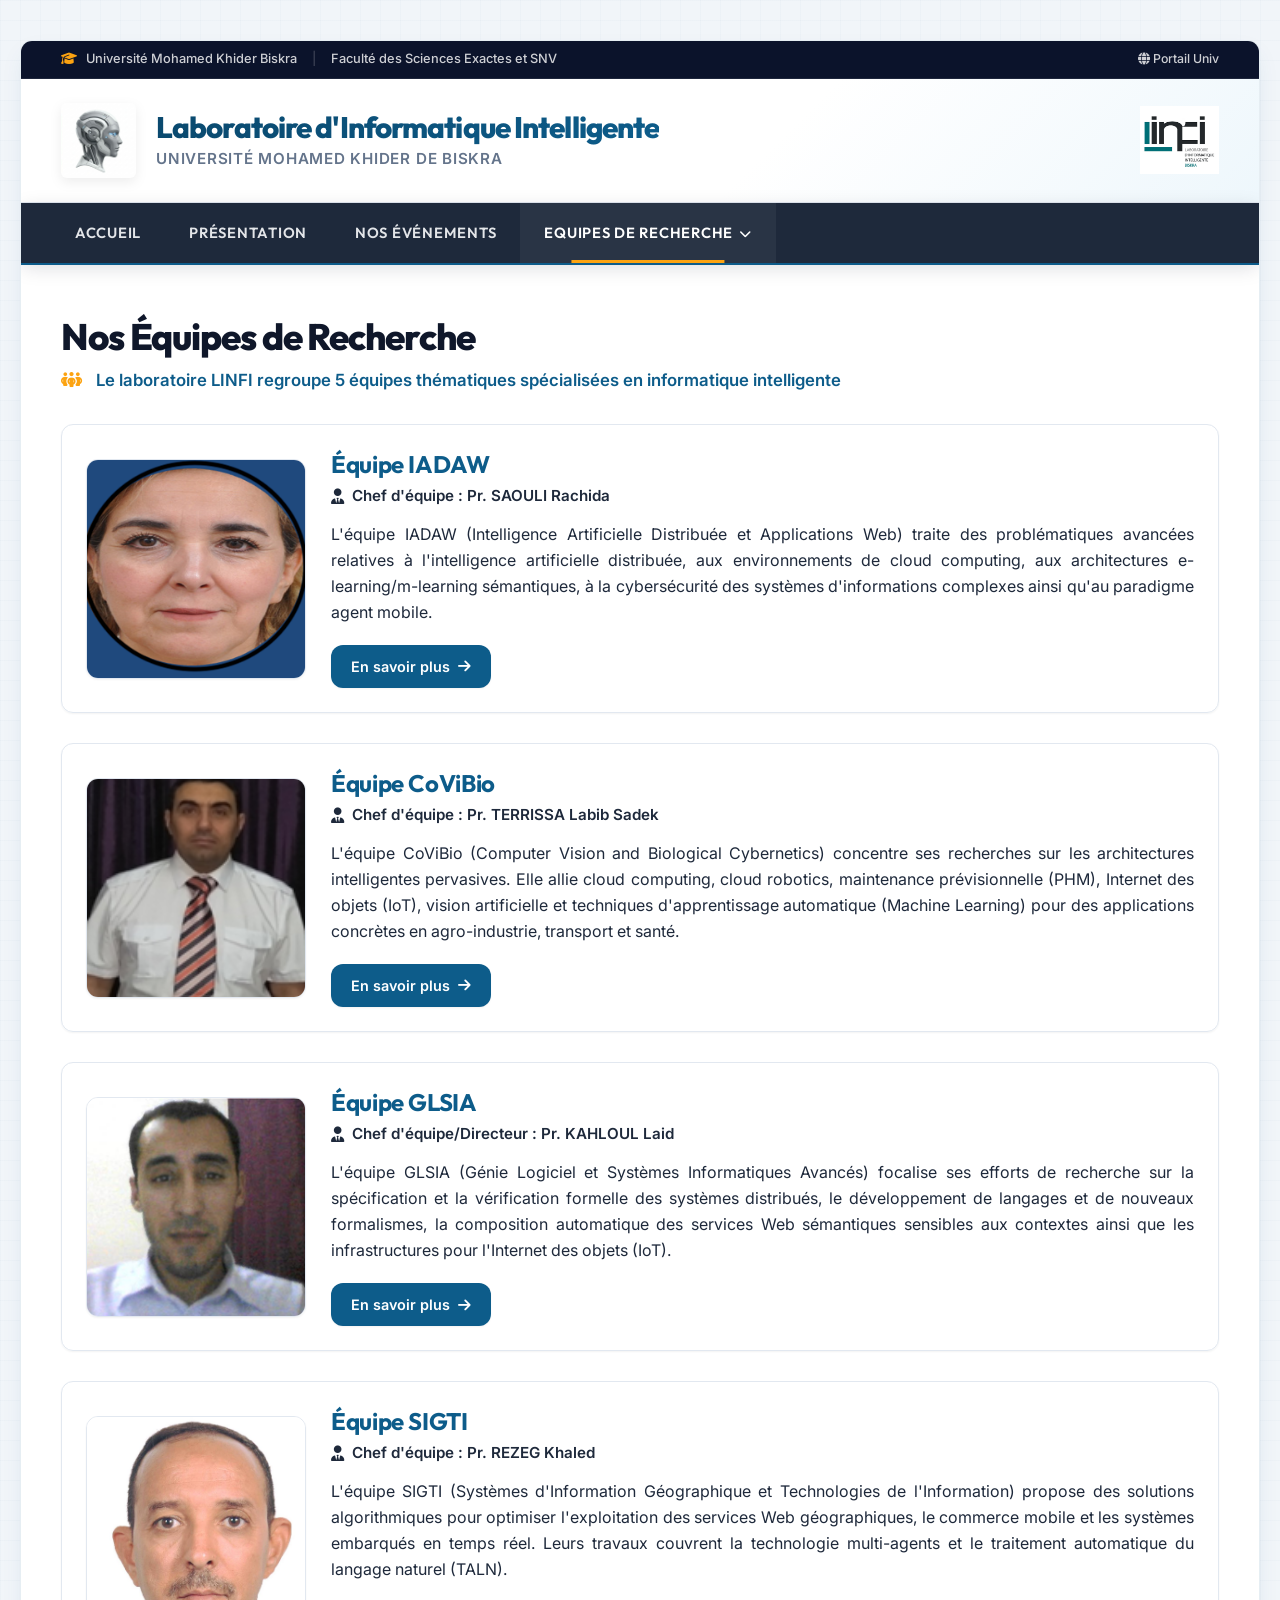
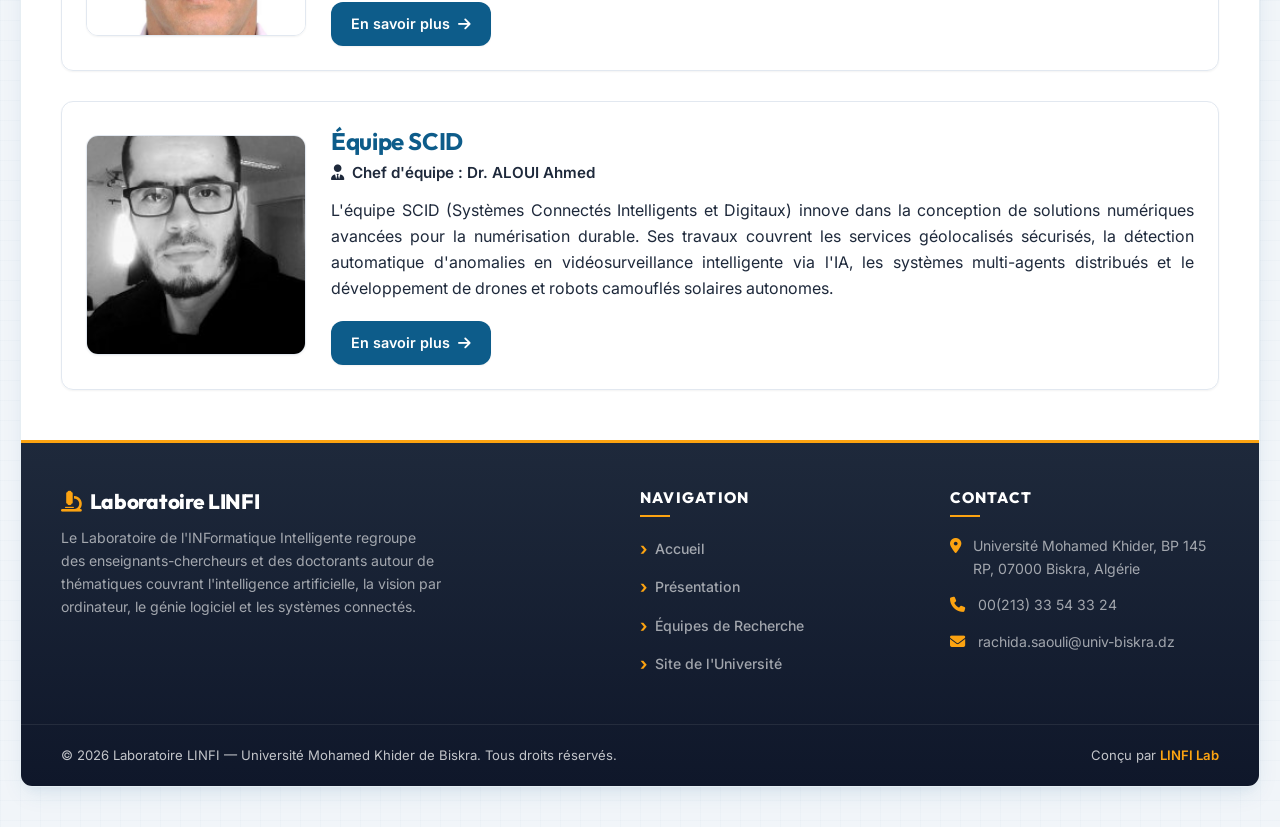
<file: equipes.html>
<!DOCTYPE html>
<html lang="fr">

<head>
    <meta charset="UTF-8">
    <meta name="viewport" content="width=device-width, initial-scale=1.0">
    <title>Laboratoire d'Informatique Intelligente (LINFI) | Équipes de Recherche</title>

    <!-- SEO Meta Tags -->
    <meta name="description"
        content="Découvrez les équipes de recherche du Laboratoire LINFI de l'Université de Biskra: IADAW, CoViBio, GLSIA, SIGTI, SCID.">

    <!-- CSS Stylesheets -->
    <link rel="stylesheet" href="assets/css/style.css">

    <!-- FontAwesome for icons -->
    <link rel="stylesheet" href="https://cdnjs.cloudflare.com/ajax/libs/font-awesome/6.4.0/css/all.min.css">
    <style>
        /* Section specific style for directory layout */
        .teams-directory {
            display: grid;
            grid-template-columns: 1fr;
            gap: 30px;
            margin-top: 20px;
        }

        .team-dir-card {
            display: grid;
            grid-template-columns: 220px 1fr;
            gap: 25px;
            background-color: var(--card-bg);
            border: 1px solid var(--border-color);
            border-radius: var(--border-radius);
            padding: 24px;
            box-shadow: var(--shadow-sm);
            transition: var(--transition);
            align-items: center;
        }

        .team-dir-card:hover {
            transform: translateY(-3px);
            box-shadow: var(--shadow-md);
            border-color: var(--accent-color);
        }

        .team-dir-photo-wrapper {
            width: 100%;
            height: 220px;
            border-radius: var(--border-radius);
            overflow: hidden;
            border: 1px solid var(--border-color);
            box-shadow: var(--shadow-sm);
        }

        .team-dir-photo {
            width: 100%;
            height: 100%;
            object-fit: cover;
        }

        .team-dir-info {
            display: flex;
            flex-direction: column;
        }

        .team-dir-name {
            font-size: 1.5rem;
            color: var(--primary-color);
            font-weight: 700;
            margin-bottom: 5px;
        }

        .team-dir-chef {
            font-size: 0.95rem;
            font-weight: 600;
            color: var(--primary-hover);
            margin-bottom: 12px;
            display: flex;
            align-items: center;
            gap: 8px;
        }

        .team-dir-desc {
            font-size: 1rem;
            color: var(--text-dark);
            margin-bottom: 20px;
            text-align: justify;
        }

        .team-dir-action {
            align-self: flex-start;
            background-color: var(--primary-color);
            color: #ffffff !important;
            padding: 10px 20px;
            border-radius: var(--border-radius);
            font-weight: 600;
            font-size: 0.9rem;
            display: flex;
            align-items: center;
            gap: 8px;
            box-shadow: var(--shadow-sm);
        }

        .team-dir-action:hover {
            background-color: var(--primary-hover);
            box-shadow: var(--shadow-md);
        }

        @media (max-width: 768px) {
            .team-dir-card {
                grid-template-columns: 1fr;
                text-align: center;
                gap: 20px;
            }

            .team-dir-photo-wrapper {
                width: 180px;
                height: 180px;
                border-radius: 50%;
                margin: 0 auto;
            }

            .team-dir-chef {
                justify-content: center;
            }

            .team-dir-action {
                align-self: center;
            }
        }
    </style>
</head>

<body>
    <div class="site-wrapper">

        <!-- Premium Top Bar -->
        <div class="site-top-bar">
            <div class="top-bar-left">
                <span><i class="fa-solid fa-graduation-cap"></i> Université Mohamed Khider Biskra</span>
                <span class="top-bar-sep">|</span>
                <span>Faculté des Sciences Exactes et SNV</span>
            </div>
            <div class="top-bar-right">
                <a href="http://univ-biskra.dz" target="_blank"><i class="fa-solid fa-globe"></i> Portail Univ</a>
            </div>
        </div>

        <!-- Top Site Header -->

        <header class="site-header">
            <div class="header-left">
                <img src="assets/images/robot_head.png" alt="Robot Head" class="robot-graphic">
                <div class="title-container">
                    <h1>Laboratoire d'Informatique Intelligente</h1>
                    <p>Université Mohamed Khider de Biskra</p>
                </div>
            </div>
            <div class="header-right">
                <img src="assets/images/linfi.bmp" alt="LINFI Logo" class="linfi-logo">
            </div>
        </header>

        <!-- Main Navigation Menu -->

        <nav class="main-nav">
            <ul class="nav-menu">
                <li><a href="index.html">Accueil</a></li>
                <li><a href="presentation.html">Présentation</a></li>
                <li><a href="evenements.html">Nos Événements</a></li>
                <li class="dropdown">
                    <a href="equipes.html" class="active">Equipes de Recherche <i class="fa-solid fa-chevron-down"
                            style="font-size: 0.75rem; margin-left: 2px;"></i></a>
                    <ul class="dropdown-menu">
                        <li><a href="equipe-iadaw.html">Equipe IADAW</a></li>
                        <li><a href="equipe-covibio.html">Equipe CoViBio</a></li>
                        <li><a href="equipe-glsia.html">Equipe GLSIA</a></li>
                        <li><a href="equipe-sigti.html">Equipe SIGTI</a></li>
                        <li><a href="equipe-scid.html">Equipe SCID</a></li>
                    </ul>
                </li>
            </ul>
        </nav>

        <!-- Layout Grid Container -->

        <div class="content-wrapper">

            <!-- Main Column Content (72%) -->

            <main class="main-content" style="grid-column: 1 / span 2;">
                <h2 class="page-title">Nos Équipes de Recherche</h2>
                <p class="page-subtitle"><i class="fa-solid fa-people-group" style="margin-right: 6px;"></i> Le
                    laboratoire LINFI regroupe 5 équipes thématiques spécialisées en informatique intelligente</p>
                <div class="teams-directory">

                    <!-- Team 1: IADAW -->
                    <div class="team-dir-card">
                        <div class="team-dir-photo-wrapper">
                            <img src="assets/images/Mdm_Saouli.png" alt="Pr. SAOULI Rachida" class="team-dir-photo">
                        </div>
                        <div class="team-dir-info">

                            <h3 class="team-dir-name">Équipe IADAW</h3>
                            <div class="team-dir-chef">
                                <i class="fa-solid fa-user-tie"></i> Chef d'équipe : Pr. SAOULI Rachida
                            </div>
                            <p class="team-dir-desc">
                                L'équipe IADAW (Intelligence Artificielle Distribuée et Applications Web) traite des
                                problématiques avancées relatives à l'intelligence artificielle distribuée, aux
                                environnements de cloud computing, aux architectures e-learning/m-learning sémantiques,
                                à la cybersécurité des systèmes d'informations complexes ainsi qu'au paradigme agent
                                mobile.
                            </p>
                            <a href="equipe-iadaw.html" class="team-dir-action">En savoir plus <i
                                    class="fa-solid fa-arrow-right"></i></a>
                        </div>
                    </div>

                    <!-- Team 2: CoViBio -->
                    <div class="team-dir-card">
                        <div class="team-dir-photo-wrapper">
                            <img src="assets/images/labib.png" alt="Pr. TERRISSA Sadek Labib" class="team-dir-photo">
                        </div>
                        <div class="team-dir-info">

                            <h3 class="team-dir-name">Équipe CoViBio</h3>
                            <div class="team-dir-chef">
                                <i class="fa-solid fa-user-tie"></i> Chef d'équipe : Pr. TERRISSA Labib Sadek
                            </div>
                            <p class="team-dir-desc">
                                L'équipe CoViBio (Computer Vision and Biological Cybernetics) concentre ses
                                recherches
                                sur les architectures intelligentes pervasives. Elle allie cloud computing, cloud
                                robotics, maintenance prévisionnelle (PHM), Internet des objets (IoT), vision
                                artificielle et techniques d'apprentissage automatique (Machine Learning) pour des
                                applications concrètes en agro-industrie, transport et santé.
                            </p>
                            <a href="equipe-covibio.html" class="team-dir-action">En savoir plus <i
                                    class="fa-solid fa-arrow-right"></i></a>
                        </div>
                    </div>

                    <!-- Team 3: GLSIA -->
                    <div class="team-dir-card">
                        <div class="team-dir-photo-wrapper">
                            <img src="assets/images/kahloul.png" alt="Pr. KAHLOUL Laid" class="team-dir-photo">
                        </div>
                        <div class="team-dir-info">

                            <h3 class="team-dir-name">Équipe GLSIA</h3>
                            <div class="team-dir-chef">
                                <i class="fa-solid fa-user-tie"></i> Chef d'équipe/Directeur : Pr. KAHLOUL Laid
                            </div>
                            <p class="team-dir-desc">
                                L'équipe GLSIA (Génie Logiciel et Systèmes Informatiques Avancés) focalise ses
                                efforts
                                de recherche sur la spécification et la vérification formelle des systèmes
                                distribués,
                                le développement de langages et de nouveaux formalismes, la composition automatique des
                                services Web sémantiques sensibles aux contextes ainsi que les infrastructures pour
                                l'Internet des objets (IoT).
                            </p>
                            <a href="equipe-glsia.html" class="team-dir-action">En savoir plus <i
                                    class="fa-solid fa-arrow-right"></i></a>
                        </div>
                    </div>

                    <!-- Team 4: SIGTI -->
                    <div class="team-dir-card">
                        <div class="team-dir-photo-wrapper">
                            <img src="assets/images/khaled.jpg" alt="Pr. REZEG Khaled" class="team-dir-photo">
                        </div>
                        <div class="team-dir-info">

                            <h3 class="team-dir-name">Équipe SIGTI</h3>
                            <div class="team-dir-chef">
                                <i class="fa-solid fa-user-tie"></i> Chef d'équipe : Pr. REZEG Khaled
                            </div>
                            <p class="team-dir-desc">
                                L'équipe SIGTI (Systèmes d'Information Géographique et Technologies de
                                l'Information)
                                propose des solutions algorithmiques pour optimiser l'exploitation des services Web
                                géographiques, le commerce mobile et les systèmes embarqués en temps réel. Leurs
                                travaux
                                couvrent la technologie multi-agents et le traitement automatique du langage naturel
                                (TALN).
                            </p>
                            <a href="equipe-sigti.html" class="team-dir-action">En savoir plus <i
                                    class="fa-solid fa-arrow-right"></i></a>
                        </div>
                    </div>

                    <!-- Team 5: SCID -->
                    <div class="team-dir-card">
                        <div class="team-dir-photo-wrapper">
                            <img src="assets/images/ALOUI_Ahmed.jpg" alt="Dr. ALOUI Ahmed" class="team-dir-photo">
                        </div>
                        <div class="team-dir-info">

                            <h3 class="team-dir-name">Équipe SCID</h3>
                            <div class="team-dir-chef">
                                <i class="fa-solid fa-user-tie"></i> Chef d'équipe : Dr. ALOUI Ahmed
                            </div>
                            <p class="team-dir-desc">
                                L'équipe SCID (Systèmes Connectés Intelligents et Digitaux) innove dans la conception
                                de
                                solutions numériques avancées pour la numérisation durable. Ses travaux couvrent les
                                services géolocalisés sécurisés, la détection automatique d'anomalies en
                                vidéosurveillance intelligente via l'IA, les systèmes multi-agents distribués et le
                                développement de drones et robots camouflés solaires autonomes.
                            </p>
                            <a href="equipe-scid.html" class="team-dir-action">En savoir plus <i
                                    class="fa-solid fa-arrow-right"></i></a>
                        </div>
                    </div>
                </div>
            </main>
        </div>

        <!-- Premium Multi-Column Footer -->

        <footer class="site-footer">
            <div class="footer-main">
                <div class="footer-brand">

                    <h3><i class="fa-solid fa-microscope"
                            style="color: var(--accent-color); margin-right: 8px;"></i>Laboratoire LINFI</h3>
                    <p>Le Laboratoire de l'INFormatique Intelligente regroupe des enseignants-chercheurs et des
                        doctorants autour de thématiques couvrant l'intelligence artificielle, la vision par ordinateur,
                        le génie logiciel et les systèmes connectés.</p>
                </div>
                <div class="footer-nav">
                    <h4 class="footer-heading">Navigation</h4>
                    <ul class="footer-links">
                        <li><a href="index.html">Accueil</a></li>
                        <li><a href="presentation.html">Présentation</a></li>
                        <li><a href="equipes.html">Équipes de Recherche</a></li>
                        <li><a href="http://univ-biskra.dz" target="_blank">Site de l'Université</a></li>
                    </ul>
                </div>
                <div class="footer-contact">
                    <h4 class="footer-heading">Contact</h4>
                    <div class="footer-contact-item">
                        <i class="fa-solid fa-location-dot"></i>
                        <span>Université Mohamed Khider, BP 145 RP, 07000 Biskra, Algérie</span>
                    </div>
                    <div class="footer-contact-item">
                        <i class="fa-solid fa-phone"></i>
                        <span>00(213) 33 54 33 24</span>
                    </div>
                    <div class="footer-contact-item">
                        <i class="fa-solid fa-envelope"></i>
                        <span>rachida.saouli@univ-biskra.dz</span>
                    </div>
                </div>
            </div>
            <div class="footer-bottom">
                <p>&copy; 2026 Laboratoire LINFI — Université Mohamed Khider de Biskra. Tous droits réservés.</p>
                <p>Conçu par <a href="#">LINFI Lab</a></p>
            </div>
        </footer>
    </div>

    <!-- Back to Top Button -->
    <button class="back-to-top" id="backToTop" aria-label="Retour en haut">
        <i class="fa-solid fa-arrow-up"></i>
    </button>
    <script>
        const btn = document.getElementById('backToTop');
        window.addEventListener('scroll', () => {
            btn.classList.toggle('visible', window.scrollY > 300);
        });
        btn.addEventListener('click', () => {
            window.scrollTo({ top: 0, behavior: 'smooth' });
        });
    </script>
</body>

</html>
</file>
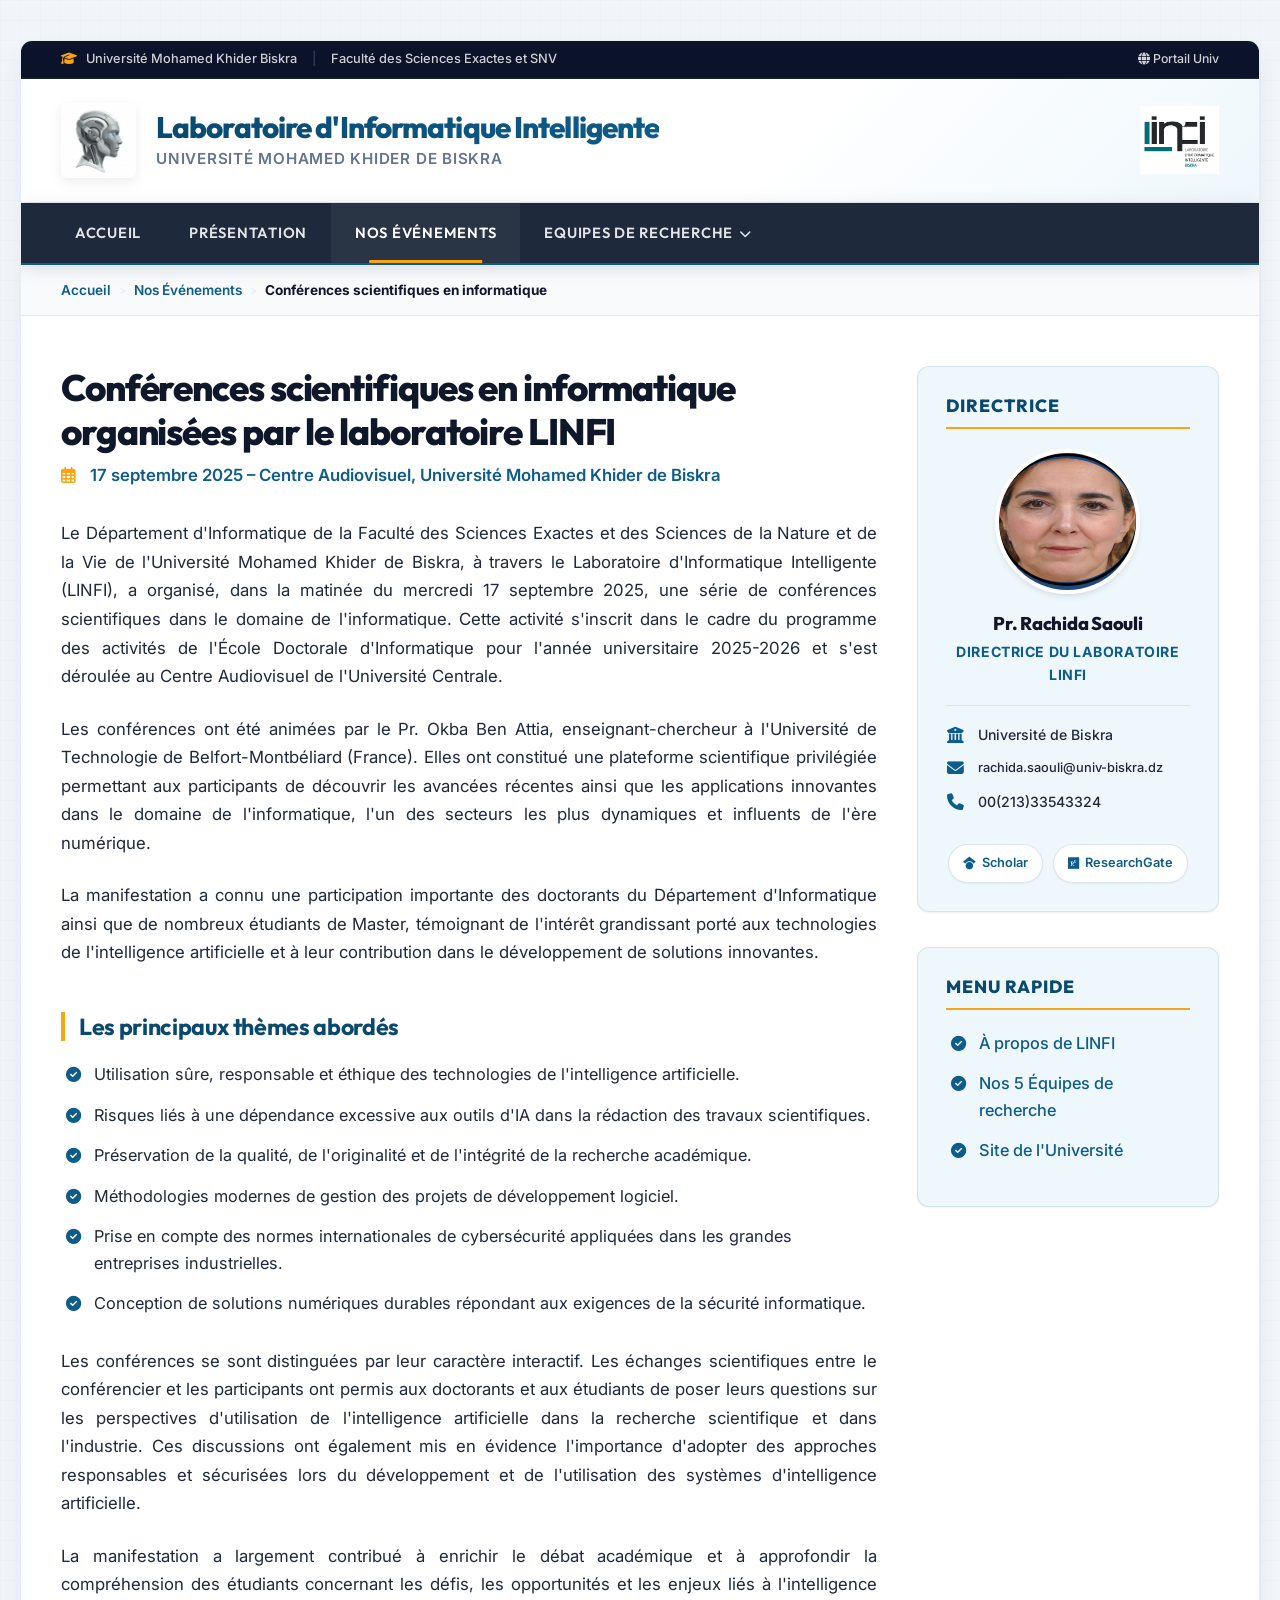
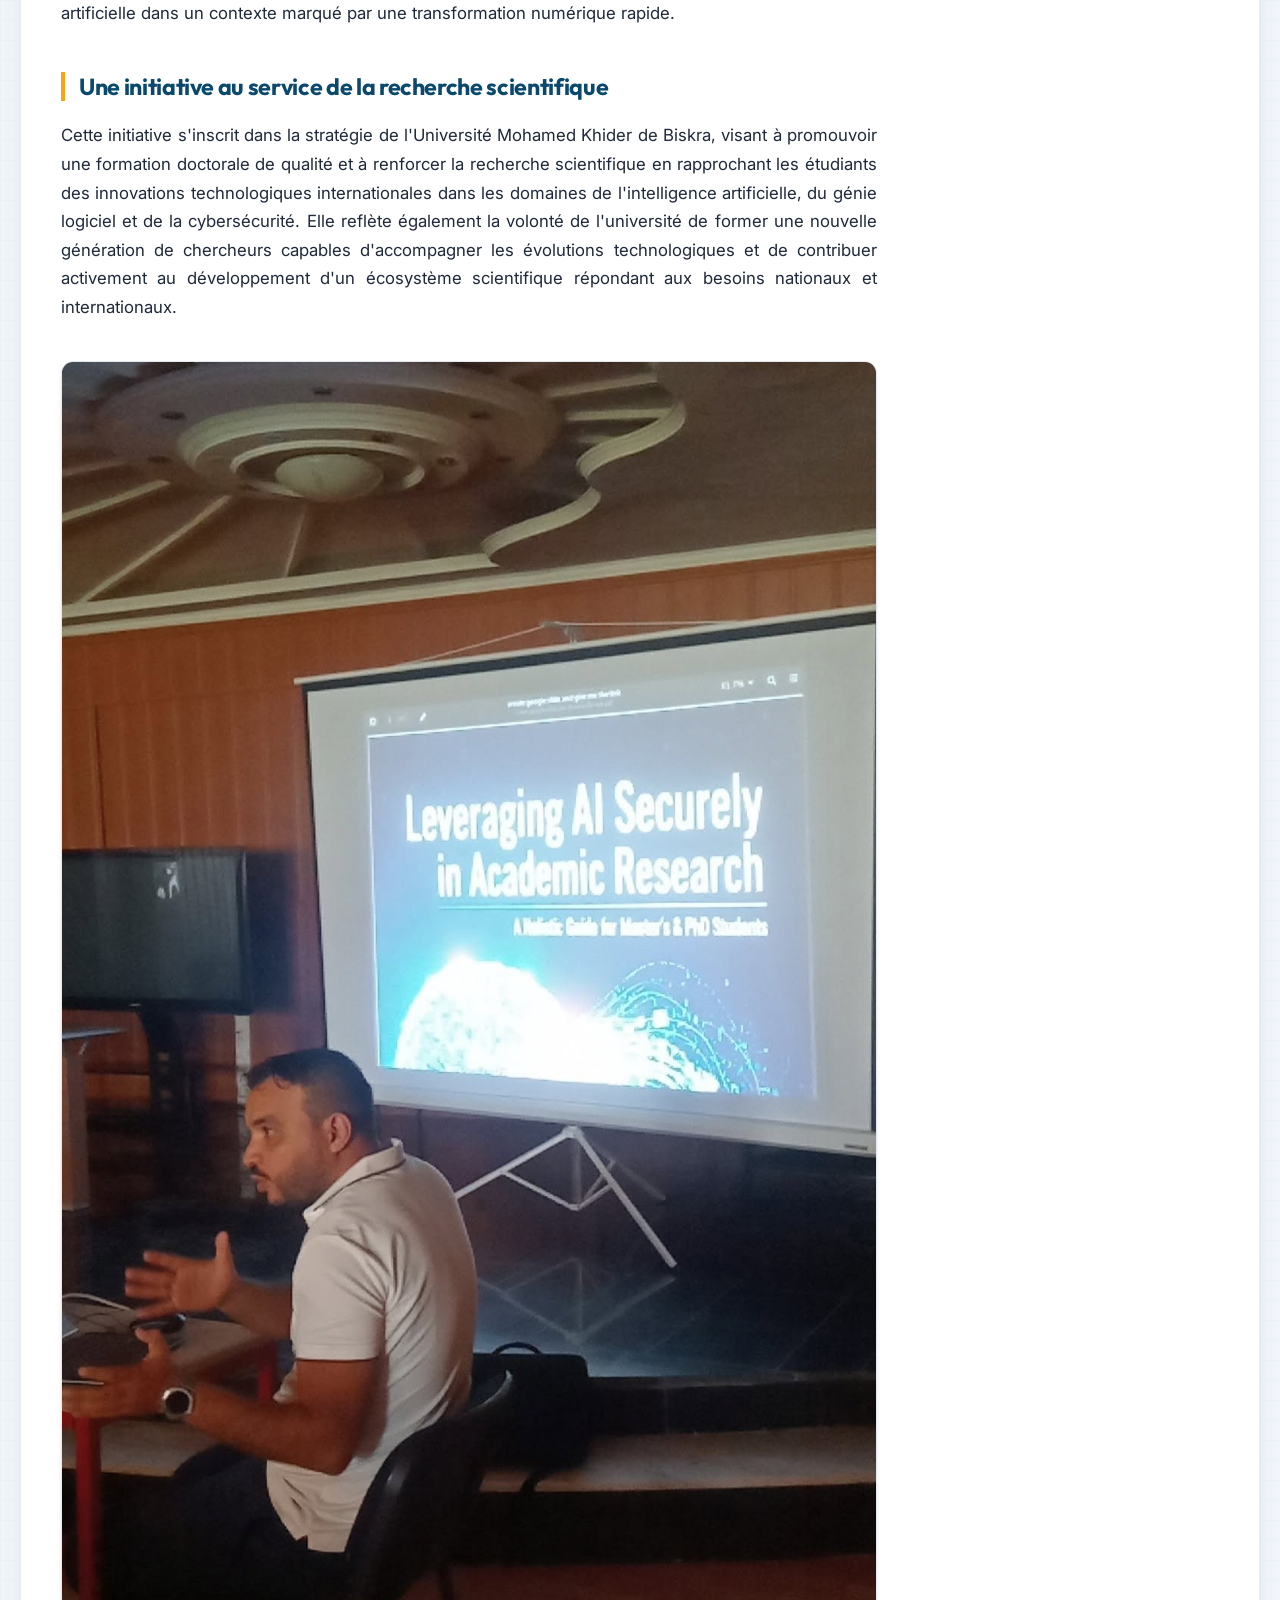
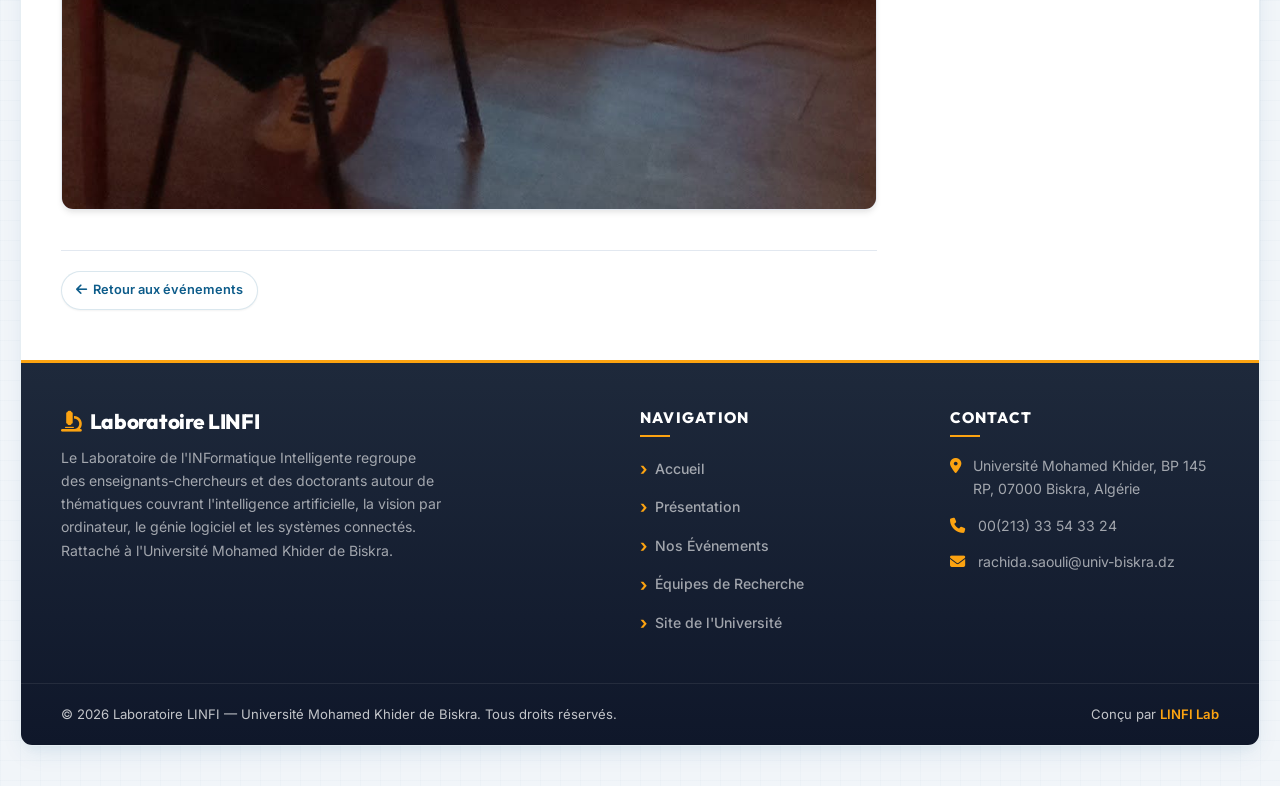
<file: evenement-conferences-2025.html>
<!DOCTYPE html>
<html lang="fr">

<head>
    <meta charset="UTF-8">
    <meta name="viewport" content="width=device-width, initial-scale=1.0">
    <title>Laboratoire d'Informatique Intelligente (LINFI) | Conférences Scientifiques 2025</title>

    <!-- SEO Meta Tags -->
    <meta name="description"
        content="Conférences scientifiques animées par le Pr. Okba Ben Attia au sein du laboratoire LINFI, Université de Biskra.">

    <!-- CSS Stylesheets -->
    <link rel="stylesheet" href="assets/css/style.css">

    <!-- FontAwesome for icons -->
    <link rel="stylesheet" href="https://cdnjs.cloudflare.com/ajax/libs/font-awesome/6.4.0/css/all.min.css">
</head>

<body>
    <div class="site-wrapper">

        <!-- Premium Top Bar -->
        <div class="site-top-bar">
            <div class="top-bar-left">
                <span><i class="fa-solid fa-graduation-cap"></i> Université Mohamed Khider Biskra</span>
                <span class="top-bar-sep">|</span>
                <span>Faculté des Sciences Exactes et SNV</span>
            </div>
            <div class="top-bar-right">
                <a href="http://univ-biskra.dz" target="_blank"><i class="fa-solid fa-globe"></i> Portail Univ</a>
            </div>
        </div>

        <!-- Top Site Header -->
        <header class="site-header">
            <div class="header-left">
                <img src="assets/images/robot_head.png" alt="Robot Head" class="robot-graphic">
                <div class="title-container">
                    <h1>Laboratoire d'Informatique Intelligente</h1>
                    <p>Université Mohamed Khider de Biskra</p>
                </div>
            </div>
            <div class="header-right">
                <img src="assets/images/linfi.bmp" alt="LINFI Logo" class="linfi-logo">
            </div>
        </header>

        <!-- Main Navigation Menu -->
        <nav class="main-nav">
            <ul class="nav-menu">
                <li><a href="index.html">Accueil</a></li>
                <li><a href="presentation.html">Présentation</a></li>
                <li><a href="evenements.html" class="active">Nos Événements</a></li>
                <li class="dropdown">
                    <a href="equipes.html">Equipes de Recherche <i class="fa-solid fa-chevron-down"
                            style="font-size: 0.75rem; margin-left: 2px;"></i></a>
                    <ul class="dropdown-menu">
                        <li><a href="equipe-iadaw.html">Equipe IADAW</a></li>
                        <li><a href="equipe-covibio.html">Equipe CoViBio</a></li>
                        <li><a href="equipe-glsia.html">Equipe GLSIA</a></li>
                        <li><a href="equipe-sigti.html">Equipe SIGTI</a></li>
                        <li><a href="equipe-scid.html">Equipe SCID</a></li>
                    </ul>
                </li>
            </ul>
        </nav>

        <!-- ===== Breadcrumb Navigation ===== -->
        <div class="breadcrumb">
            <a href="index.html">Accueil</a>
            <span class="sep">&gt;</span>
            <a href="evenements.html">Nos Événements</a>
            <span class="sep">&gt;</span>
            <span class="current">Conférences scientifiques en informatique</span>
        </div>

        <!-- Layout Grid Container -->
        <div class="content-wrapper">

            <!-- Main Column Content (72%) -->
            <main class="main-content">
                <h2 class="page-title">Conférences scientifiques en informatique organisées par le laboratoire LINFI
                </h2>
                <p class="page-subtitle"><i class="fa-regular fa-calendar-days" style="margin-right: 6px;"></i> 17
                    septembre 2025 – Centre Audiovisuel, Université Mohamed Khider de Biskra</p>

                <p class="main-text">
                    Le Département d'Informatique de la Faculté des Sciences Exactes et des Sciences de la Nature et de
                    la Vie de
                    l'Université Mohamed Khider de Biskra, à travers le Laboratoire d'Informatique Intelligente (LINFI),
                    a
                    organisé, dans la matinée du mercredi 17 septembre 2025, une série de conférences scientifiques dans
                    le
                    domaine de l'informatique. Cette activité s'inscrit dans le cadre du programme des activités de
                    l'École
                    Doctorale d'Informatique pour l'année universitaire 2025-2026 et s'est déroulée au Centre
                    Audiovisuel de
                    l'Université Centrale.
                </p>

                <p class="main-text">
                    Les conférences ont été animées par le Pr. Okba Ben Attia, enseignant-chercheur à l'Université de
                    Technologie
                    de Belfort-Montbéliard (France). Elles ont constitué une plateforme scientifique privilégiée
                    permettant aux
                    participants de découvrir les avancées récentes ainsi que les applications innovantes dans le
                    domaine de
                    l'informatique, l'un des secteurs les plus dynamiques et influents de l'ère numérique.
                </p>

                <p class="main-text">
                    La manifestation a connu une participation importante des doctorants du Département d'Informatique
                    ainsi que
                    de nombreux étudiants de Master, témoignant de l'intérêt grandissant porté aux technologies de
                    l'intelligence
                    artificielle et à leur contribution dans le développement de solutions innovantes.
                </p>

                <h3 class="section-title">Les principaux thèmes abordés</h3>
                <ul class="styled-list">
                    <li>Utilisation sûre, responsable et éthique des technologies de l'intelligence artificielle.</li>
                    <li>Risques liés à une dépendance excessive aux outils d'IA dans la rédaction des travaux
                        scientifiques.</li>
                    <li>Préservation de la qualité, de l'originalité et de l'intégrité de la recherche académique.</li>
                    <li>Méthodologies modernes de gestion des projets de développement logiciel.</li>
                    <li>Prise en compte des normes internationales de cybersécurité appliquées dans les grandes
                        entreprises industrielles.</li>
                    <li>Conception de solutions numériques durables répondant aux exigences de la sécurité informatique.
                    </li>
                </ul>

                <p class="main-text">
                    Les conférences se sont distinguées par leur caractère interactif. Les échanges scientifiques entre
                    le
                    conférencier et les participants ont permis aux doctorants et aux étudiants de poser leurs questions
                    sur les
                    perspectives d'utilisation de l'intelligence artificielle dans la recherche scientifique et dans
                    l'industrie.
                    Ces discussions ont également mis en évidence l'importance d'adopter des approches responsables et
                    sécurisées
                    lors du développement et de l'utilisation des systèmes d'intelligence artificielle.
                </p>

                <p class="main-text">
                    La manifestation a largement contribué à enrichir le débat académique et à approfondir la
                    compréhension des
                    étudiants concernant les défis, les opportunités et les enjeux liés à l'intelligence artificielle
                    dans un
                    contexte marqué par une transformation numérique rapide.
                </p>

                <h3 class="section-title">Une initiative au service de la recherche scientifique</h3>
                <p class="main-text">
                    Cette initiative s'inscrit dans la stratégie de l'Université Mohamed Khider de Biskra, visant à
                    promouvoir une
                    formation doctorale de qualité et à renforcer la recherche scientifique en rapprochant les étudiants
                    des
                    innovations technologiques internationales dans les domaines de l'intelligence artificielle, du
                    génie logiciel
                    et de la cybersécurité. Elle reflète également la volonté de l'université de former une nouvelle
                    génération de
                    chercheurs capables d'accompagner les évolutions technologiques et de contribuer activement au
                    développement
                    d'un écosystème scientifique répondant aux besoins nationaux et internationaux.
                </p>

                <div class="content-image-wrapper">
                    <img src="assets/images/548212361_1097998895858036_5991004031842912588_n.jpg" alt="Conférence LINFI"
                        class="content-image">
                </div>

                <div style="margin-top: 30px; border-top: 1px solid var(--border-color); padding-top: 20px;">
                    <a href="evenements.html" class="social-btn"><i class="fa-solid fa-arrow-left"></i> Retour aux
                        événements</a>
                </div>
            </main>

            <!-- Sidebar Column (28%) -->
            <aside class="sidebar">
                <div class="sidebar-widget">
                    <h4 class="widget-title">Directrice</h4>
                    <div class="profile-card">
                        <div class="profile-avatar-wrapper">
                            <img src="assets/images/Prof Rachida Benabdelaziz EP Saouli  Directrice du laboratoire LINFI.png"
                                alt="Prof. Rachida Benabdelaziz EP Saouli" class="profile-avatar">
                        </div>
                        <h5 class="profile-name">Pr. Rachida Saouli</h5>
                        <p class="profile-role">Directrice du laboratoire LINFI</p>
                        <div class="profile-info">
                            <div class="profile-info-item">
                                <i class="fa-solid fa-building-columns"></i>
                                <span>Université de Biskra</span>
                            </div>
                            <div class="profile-info-item">
                                <i class="fa-solid fa-envelope"></i>
                                <span
                                    style="word-break: break-all; font-size: 0.8rem;">rachida.saouli@univ-biskra.dz</span>
                            </div>
                            <div class="profile-info-item">
                                <i class="fa-solid fa-phone"></i>
                                <span>00(213)33543324</span>
                            </div>
                        </div>
                        <div class="profile-socials">
                            <a href="https://scholar.google.com/citations?user=p-oLahUAAAAJ&hl=fr" target="_blank"
                                class="social-btn"><i class="fa-brands fa-google-scholar"></i> Scholar</a>
                            <a href="https://www.researchgate.net/profile/Rachida-Saouli" target="_blank"
                                class="social-btn"><i class="fa-brands fa-researchgate"></i> ResearchGate</a>
                        </div>
                    </div>
                </div>

                <div class="sidebar-widget">
                    <h4 class="widget-title">Menu Rapide</h4>
                    <ul class="styled-list" style="margin-bottom: 0;">
                        <li><a href="presentation.html">À propos de LINFI</a></li>
                        <li><a href="equipes.html">Nos 5 Équipes de recherche</a></li>
                        <li><a href="http://lab.univ-biskra.dz/linfi" target="_blank">Site de l'Université</a></li>
                    </ul>
                </div>
            </aside>
        </div>

        <!-- Premium Multi-Column Footer -->
        <footer class="site-footer">
            <div class="footer-main">
                <div class="footer-brand">
                    <h3><i class="fa-solid fa-microscope"
                            style="color: var(--accent-color); margin-right: 8px;"></i>Laboratoire LINFI</h3>
                    <p>Le Laboratoire de l'INFormatique Intelligente regroupe des enseignants-chercheurs et des
                        doctorants autour de thématiques couvrant l'intelligence artificielle, la vision par ordinateur,
                        le génie logiciel et les systèmes connectés. Rattaché à l'Université Mohamed Khider de Biskra.
                    </p>
                </div>
                <div class="footer-nav">
                    <h4 class="footer-heading">Navigation</h4>
                    <ul class="footer-links">
                        <li><a href="index.html">Accueil</a></li>
                        <li><a href="presentation.html">Présentation</a></li>
                        <li><a href="evenements.html">Nos Événements</a></li>
                        <li><a href="equipes.html">Équipes de Recherche</a></li>
                        <li><a href="http://univ-biskra.dz" target="_blank">Site de l'Université</a></li>
                    </ul>
                </div>
                <div class="footer-contact">
                    <h4 class="footer-heading">Contact</h4>
                    <div class="footer-contact-item">
                        <i class="fa-solid fa-location-dot"></i>
                        <span>Université Mohamed Khider, BP 145 RP, 07000 Biskra, Algérie</span>
                    </div>
                    <div class="footer-contact-item">
                        <i class="fa-solid fa-phone"></i>
                        <span>00(213) 33 54 33 24</span>
                    </div>
                    <div class="footer-contact-item">
                        <i class="fa-solid fa-envelope"></i>
                        <span>rachida.saouli@univ-biskra.dz</span>
                    </div>
                </div>
            </div>
            <div class="footer-bottom">
                <p>&copy; 2026 Laboratoire LINFI — Université Mohamed Khider de Biskra. Tous droits réservés.</p>
                <p>Conçu par <a href="#">LINFI Lab</a></p>
            </div>
        </footer>
    </div>

    <!-- Back to Top Button -->
    <button class="back-to-top" id="backToTop" aria-label="Retour en haut">
        <i class="fa-solid fa-arrow-up"></i>
    </button>
    <script>
        const btn = document.getElementById('backToTop');
        window.addEventListener('scroll', () => {
            btn.classList.toggle('visible', window.scrollY > 300);
        });
        btn.addEventListener('click', () => {
            window.scrollTo({ top: 0, behavior: 'smooth' });
        });
    </script>
</body>

</html>
</file>
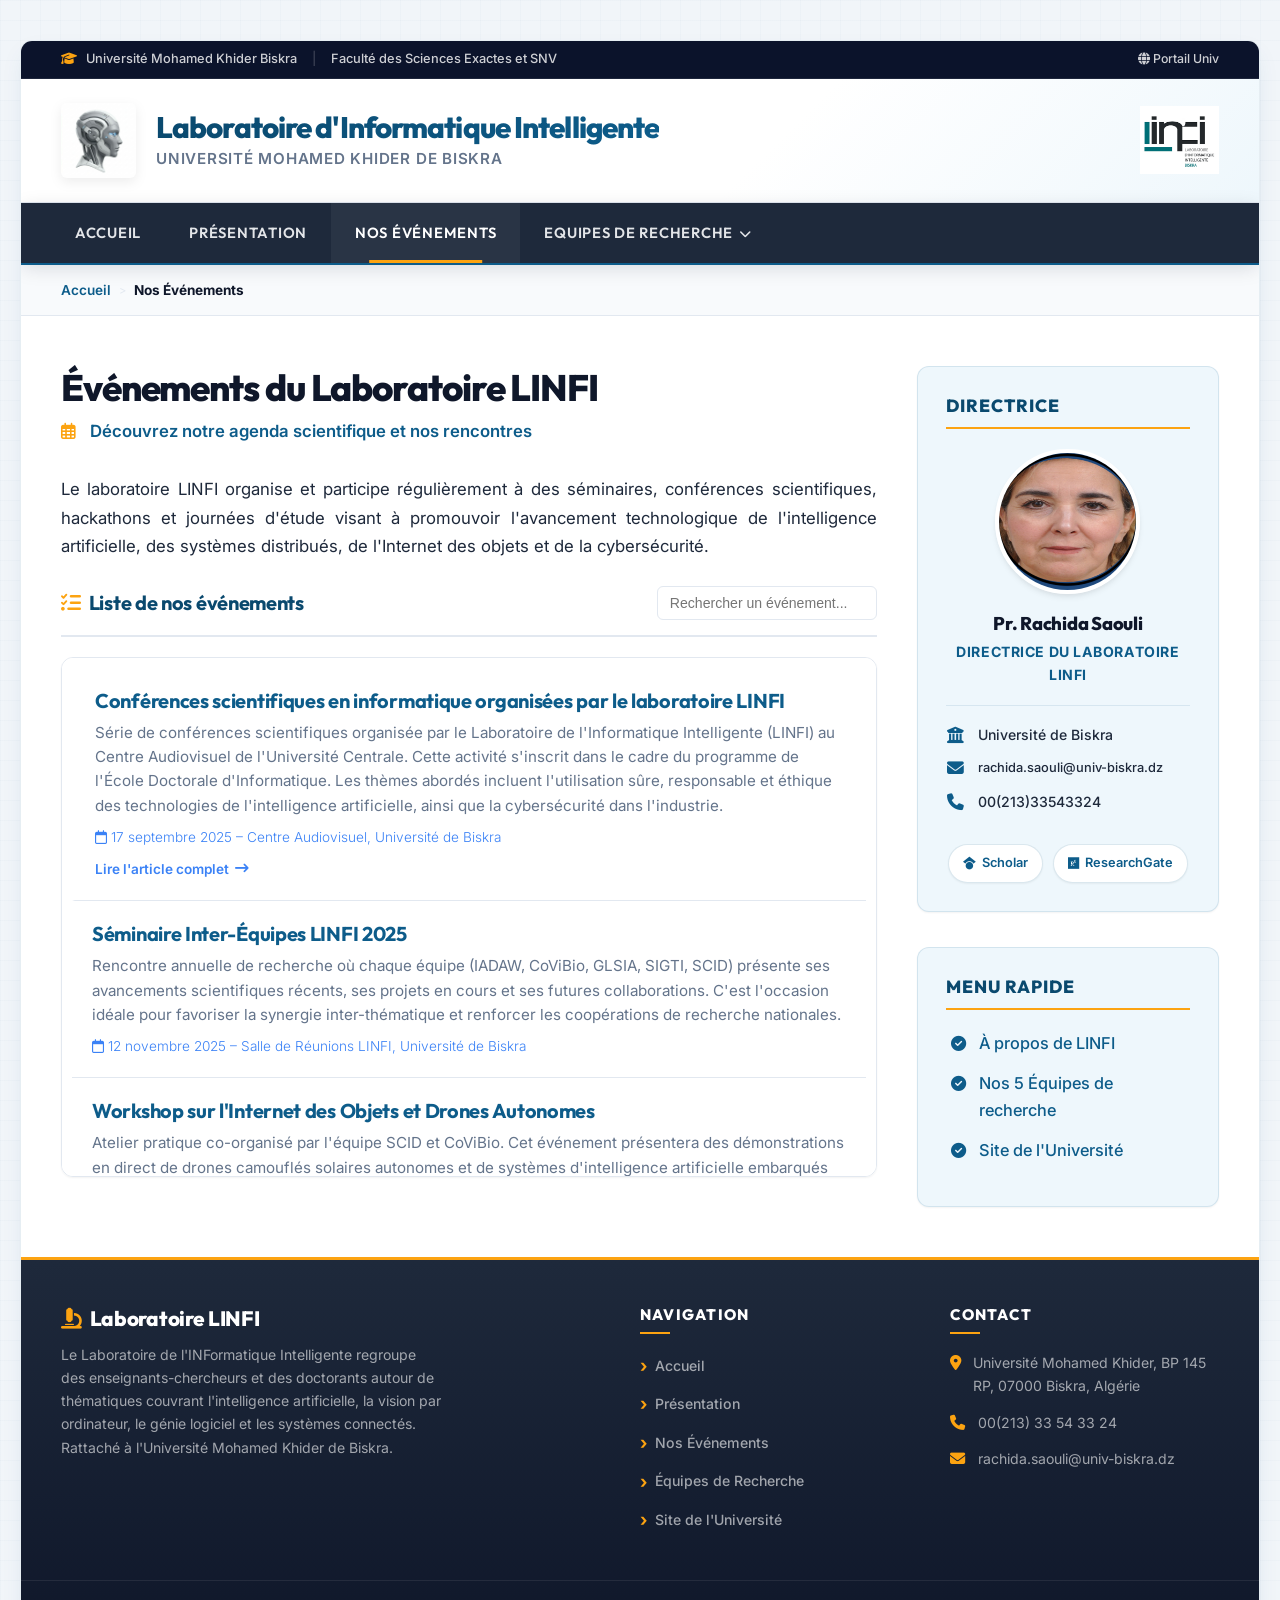
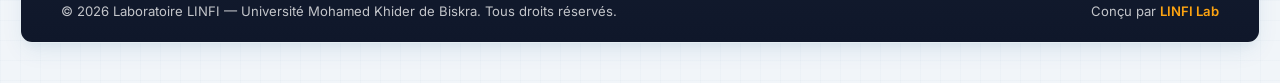
<file: evenements.html>
<!DOCTYPE html>
<html lang="fr">

<head>
    <meta charset="UTF-8">
    <meta name="viewport" content="width=device-width, initial-scale=1.0">
    <title>Laboratoire d'Informatique Intelligente (LINFI) | Événements</title>

    <!-- SEO Meta Tags -->
    <meta name="description"
        content="Découvrez les événements, séminaires et conférences organisés par le Laboratoire de l'INFormatique Intelligente (LINFI).">

    <!-- CSS Stylesheets -->
    <link rel="stylesheet" href="assets/css/style.css">

    <!-- FontAwesome for icons -->
    <link rel="stylesheet" href="https://cdnjs.cloudflare.com/ajax/libs/font-awesome/6.4.0/css/all.min.css">
</head>

<body>
    <div class="site-wrapper">

        <!-- Premium Top Bar -->
        <div class="site-top-bar">
            <div class="top-bar-left">
                <span><i class="fa-solid fa-graduation-cap"></i> Université Mohamed Khider Biskra</span>
                <span class="top-bar-sep">|</span>
                <span>Faculté des Sciences Exactes et SNV</span>
            </div>
            <div class="top-bar-right">
                <a href="http://univ-biskra.dz" target="_blank"><i class="fa-solid fa-globe"></i> Portail Univ</a>
            </div>
        </div>

        <!-- Top Site Header -->
        <header class="site-header">
            <div class="header-left">
                <img src="assets/images/robot_head.png" alt="Robot Head" class="robot-graphic">
                <div class="title-container">
                    <h1>Laboratoire d'Informatique Intelligente</h1>
                    <p>Université Mohamed Khider de Biskra</p>
                </div>
            </div>
            <div class="header-right">
                <img src="assets/images/linfi.bmp" alt="LINFI Logo" class="linfi-logo">
            </div>
        </header>

        <!-- Main Navigation Menu -->
        <nav class="main-nav">
            <ul class="nav-menu">
                <li><a href="index.html">Accueil</a></li>
                <li><a href="presentation.html">Présentation</a></li>
                <li><a href="evenements.html" class="active">Nos Événements</a></li>
                <li class="dropdown">
                    <a href="equipes.html">Equipes de Recherche <i class="fa-solid fa-chevron-down"
                            style="font-size: 0.75rem; margin-left: 2px;"></i></a>
                    <ul class="dropdown-menu">
                        <li><a href="equipe-iadaw.html">Equipe IADAW</a></li>
                        <li><a href="equipe-covibio.html">Equipe CoViBio</a></li>
                        <li><a href="equipe-glsia.html">Equipe GLSIA</a></li>
                        <li><a href="equipe-sigti.html">Equipe SIGTI</a></li>
                        <li><a href="equipe-scid.html">Equipe SCID</a></li>
                    </ul>
                </li>
            </ul>
        </nav>

        <!-- ===== Breadcrumb Navigation ===== -->
        <div class="breadcrumb">
            <a href="index.html">Accueil</a>
            <span class="sep">&gt;</span>
            <span class="current">Nos Événements</span>
        </div>

        <!-- Layout Grid Container -->
        <div class="content-wrapper">

            <!-- Main Column Content (72%) -->
            <main class="main-content">
                <h2 class="page-title">Événements du Laboratoire LINFI</h2>
                <p class="page-subtitle"><i class="fa-regular fa-calendar-days" style="margin-right: 6px;"></i>
                    Découvrez notre agenda scientifique et nos rencontres</p>

                <p class="main-text">
                    Le laboratoire LINFI organise et participe régulièrement à des séminaires, conférences
                    scientifiques, hackathons et journées d'étude visant à promouvoir l'avancement technologique de
                    l'intelligence artificielle, des systèmes distribués, de l'Internet des objets et de la
                    cybersécurité.
                </p>

                <!-- Premium Event Filter Controls (Rich Aesthetics) -->
                <div
                    style="margin-top: 25px; margin-bottom: 15px; display: flex; justify-content: space-between; align-items: center; flex-wrap: wrap; gap: 15px; border-bottom: 2px solid var(--border-color); padding-bottom: 15px;">
                    <h3 style="font-size: 1.25rem; font-weight: 700; color: var(--primary-dark); margin: 0;"><i
                            class="fa-solid fa-list-check"
                            style="color: var(--accent-color); margin-right: 8px;"></i>Liste de nos événements</h3>
                    <div style="display: flex; gap: 10px;">
                        <input type="text" id="eventSearch" placeholder="Rechercher un événement..."
                            style="padding: 8px 12px; border: 1px solid var(--border-color); border-radius: var(--border-radius-sm); font-size: 0.88rem; outline: none; transition: var(--transition-fast); width: 220px;"
                            onkeyup="filterEvents()">
                    </div>
                </div>

                <!-- Scrollable List Pane -->
                <div class="events-list-container" id="eventsContainer">

                    <!-- Event 1 (Clickable Card) -->
                    <div class="event-item clickable-card"
                        onclick="window.location.href='evenement-conferences-2025.html'"
                        data-title="Conférences scientifiques en informatique"
                        data-desc="série de conférences scientifiques organisée par le Laboratoire de l'Informatique Intelligente (LINFI). Ces sessions se penchent sur les thèmes éthiques, de sécurité et d'originalité du codage.">
                        <h3 class="event-title">Conférences scientifiques en informatique organisées par le laboratoire
                            LINFI</h3>
                        <p class="event-preview">Série de conférences scientifiques organisée par le Laboratoire de
                            l'Informatique Intelligente (LINFI) au Centre Audiovisuel de l'Université Centrale. Cette
                            activité s'inscrit dans le cadre du programme de l'École Doctorale d'Informatique. Les
                            thèmes abordés incluent l'utilisation sûre, responsable et éthique des technologies de
                            l'intelligence artificielle, ainsi que la cybersécurité dans l'industrie.</p>
                        <div class="event-date">
                            <i class="fa-regular fa-calendar"></i> 17 septembre 2025 – Centre Audiovisuel, Université de
                            Biskra
                        </div>
                        <div class="read-more-link"
                            style="margin-top: 10px; font-weight: 600; font-size: 0.85rem; color: #3b82f6; display: flex; align-items: center; gap: 6px;">
                            <span>Lire l'article complet</span> <i class="fa-solid fa-arrow-right-long"></i>
                        </div>
                    </div>

                    <!-- Event 2 -->
                    <div class="event-item" data-title="Séminaire Inter-Équipes LINFI 2025"
                        data-desc="rencontre annuelle de recherche où chaque équipe (IADAW, CoViBio, GLSIA, SIGTI, SCID) présente ses avancements scientifiques récents, ses projets en cours et ses futures collaborations.">
                        <h3 class="event-title">Séminaire Inter-Équipes LINFI 2025</h3>
                        <p class="event-preview">Rencontre annuelle de recherche où chaque équipe (IADAW, CoViBio,
                            GLSIA, SIGTI, SCID) présente ses avancements scientifiques récents, ses projets en cours et
                            ses futures collaborations. C'est l'occasion idéale pour favoriser la synergie
                            inter-thématique et renforcer les coopérations de recherche nationales.</p>
                        <div class="event-date">
                            <i class="fa-regular fa-calendar"></i> 12 novembre 2025 – Salle de Réunions LINFI,
                            Université de Biskra
                        </div>
                    </div>

                    <!-- Event 3 -->
                    <div class="event-item" data-title="Workshop sur l'Internet des Objets et Drones Autonomes"
                        data-desc="atelier pratique organisé par l'équipe SCID et CoViBio. Démonstrations en direct de drones camouflés solaires autonomes et systèmes d'intelligence artificielle embarqués.">
                        <h3 class="event-title">Workshop sur l'Internet des Objets et Drones Autonomes</h3>
                        <p class="event-preview">Atelier pratique co-organisé par l'équipe SCID et CoViBio. Cet
                            événement présentera des démonstrations en direct de drones camouflés solaires autonomes et
                            de systèmes d'intelligence artificielle embarqués pour la surveillance environnementale et
                            agricole. Les doctorants sont encouragés à participer.</p>
                        <div class="event-date">
                            <i class="fa-regular fa-calendar"></i> 05 janvier 2026 – Hall Technologique, Faculté des
                            Sciences Exactes
                        </div>
                    </div>

                    <!-- Event 4 -->
                    <div class="event-item"
                        data-title="Journée d'étude sur la Cybersécurité Industrielle et Web Sémantique"
                        data-desc="journée d'analyse approfondie organisée par l'équipe GLSIA et IADAW. Au programme, des conférences sur les protocoles de détection d'intrusions par IA et l'interopérabilité des ERP sémantiques.">
                        <h3 class="event-title">Journée d'étude sur la Cybersécurité Industrielle et Web Sémantique</h3>
                        <p class="event-preview">Journée d'analyse approfondie en collaboration avec des partenaires
                            socio-économiques industriels. Les présentations traiteront des protocoles de détection
                            d'intrusions basés sur l'IA, de la sécurité du Cloud Computing, et de l'intégration
                            sémantique des données géospatiales pour la cybersécurité.</p>
                        <div class="event-date">
                            <i class="fa-regular fa-calendar"></i> 24 février 2026 – Amphithéâtre des Sciences,
                            Université de Biskra
                        </div>
                    </div>

                    <!-- Event 5 -->
                    <div class="event-item" data-title="Soutenance de Thèses de Doctorat en Informatique"
                        data-desc="soutenances publiques de doctorants du laboratoire LINFI. Présentations des résultats finaux des thèses axées sur le Deep Learning pour l'imagerie médicale et la modélisation à base d'agents.">
                        <h3 class="event-title">Soutenance de Thèses de Doctorat en Informatique</h3>
                        <p class="event-preview">Soutenances publiques de plusieurs doctorants du laboratoire LINFI
                            soutenant leurs thèses de Doctorat en Informatique LMD. Les travaux portent principalement
                            sur le Deep Learning appliqué à l'imagerie médicale, la composition automatique des services
                            Web et les systèmes de transport intelligents.</p>
                        <div class="event-date">
                            <i class="fa-regular fa-calendar"></i> 15 avril 2026 – Salle des Conférences, Université de
                            Biskra
                        </div>
                    </div>

                    <!-- Event 6 -->
                    <div class="event-item" data-title="Hackathon Étudiant 'Smart Campus Biskra'"
                        data-desc="compétition de codage de 48 heures organisée par le LINFI pour concevoir des applications mobiles intelligentes et solutions écologiques pour l'Université de Biskra.">
                        <h3 class="event-title">Hackathon Étudiant "Smart Campus Biskra"</h3>
                        <p class="event-preview">Une compétition intensive de développement logiciel d'une durée de 48
                            heures ouverte à tous les étudiants de Master et de Licence de la faculté. L'objectif est de
                            concevoir des prototypes d'applications intelligentes pour faciliter la vie universitaire
                            (M-learning, gestion d'énergie, navigation de campus).</p>
                        <div class="event-date">
                            <i class="fa-regular fa-calendar"></i> 10 au 12 mai 2026 – Bibliothèque Centrale, Université
                            de Biskra
                        </div>
                    </div>

                </div>

                <script>
                    // Live search filter implementation
                    function filterEvents() {
                        const searchInput = document.getElementById('eventSearch').value.toLowerCase();
                        const events = document.getElementsByClassName('event-item');

                        for (let i = 0; i < events.length; i++) {
                            const title = events[i].getAttribute('data-title').toLowerCase();
                            const desc = events[i].getAttribute('data-desc').toLowerCase();

                            if (title.includes(searchInput) || desc.includes(searchInput)) {
                                events[i].style.display = 'block';
                            } else {
                                events[i].style.display = 'none';
                            }
                        }
                    }
                </script>

            </main>

            <!-- Sidebar Column (28%) -->
            <aside class="sidebar">
                <div class="sidebar-widget">
                    <h4 class="widget-title">Directrice</h4>
                    <div class="profile-card">
                        <div class="profile-avatar-wrapper">
                            <img src="assets/images/Prof Rachida Benabdelaziz EP Saouli  Directrice du laboratoire LINFI.png"
                                alt="Prof. Rachida Benabdelaziz EP Saouli" class="profile-avatar">
                        </div>
                        <h5 class="profile-name">Pr. Rachida Saouli</h5>
                        <p class="profile-role">Directrice du laboratoire LINFI</p>
                        <div class="profile-info">
                            <div class="profile-info-item">
                                <i class="fa-solid fa-building-columns"></i>
                                <span>Université de Biskra</span>
                            </div>
                            <div class="profile-info-item">
                                <i class="fa-solid fa-envelope"></i>
                                <span
                                    style="word-break: break-all; font-size: 0.8rem;">rachida.saouli@univ-biskra.dz</span>
                            </div>
                            <div class="profile-info-item">
                                <i class="fa-solid fa-phone"></i>
                                <span>00(213)33543324</span>
                            </div>
                        </div>
                        <div class="profile-socials">
                            <a href="https://scholar.google.com/citations?user=p-oLahUAAAAJ&hl=fr" target="_blank"
                                class="social-btn"><i class="fa-brands fa-google-scholar"></i> Scholar</a>
                            <a href="https://www.researchgate.net/profile/Rachida-Saouli" target="_blank"
                                class="social-btn"><i class="fa-brands fa-researchgate"></i> ResearchGate</a>
                        </div>
                    </div>
                </div>

                <div class="sidebar-widget">
                    <h4 class="widget-title">Menu Rapide</h4>
                    <ul class="styled-list" style="margin-bottom: 0;">
                        <li><a href="presentation.html">À propos de LINFI</a></li>
                        <li><a href="equipes.html">Nos 5 Équipes de recherche</a></li>
                        <li><a href="http://lab.univ-biskra.dz/linfi" target="_blank">Site de l'Université</a></li>
                    </ul>
                </div>
            </aside>

        </div>

        <!-- Premium Multi-Column Footer -->
        <footer class="site-footer">
            <div class="footer-main">
                <div class="footer-brand">
                    <h3><i class="fa-solid fa-microscope"
                            style="color: var(--accent-color); margin-right: 8px;"></i>Laboratoire LINFI</h3>
                    <p>Le Laboratoire de l'INFormatique Intelligente regroupe des enseignants-chercheurs et des
                        doctorants autour de thématiques couvrant l'intelligence artificielle, la vision par ordinateur,
                        le génie logiciel et les systèmes connectés. Rattaché à l'Université Mohamed Khider de Biskra.
                    </p>
                </div>
                <div class="footer-nav">
                    <h4 class="footer-heading">Navigation</h4>
                    <ul class="footer-links">
                        <li><a href="index.html">Accueil</a></li>
                        <li><a href="presentation.html">Présentation</a></li>
                        <li><a href="evenements.html">Nos Événements</a></li>
                        <li><a href="equipes.html">Équipes de Recherche</a></li>
                        <li><a href="http://univ-biskra.dz" target="_blank">Site de l'Université</a></li>
                    </ul>
                </div>
                <div class="footer-contact">
                    <h4 class="footer-heading">Contact</h4>
                    <div class="footer-contact-item">
                        <i class="fa-solid fa-location-dot"></i>
                        <span>Université Mohamed Khider, BP 145 RP, 07000 Biskra, Algérie</span>
                    </div>
                    <div class="footer-contact-item">
                        <i class="fa-solid fa-phone"></i>
                        <span>00(213) 33 54 33 24</span>
                    </div>
                    <div class="footer-contact-item">
                        <i class="fa-solid fa-envelope"></i>
                        <span>rachida.saouli@univ-biskra.dz</span>
                    </div>
                </div>
            </div>
            <div class="footer-bottom">
                <p>&copy; 2026 Laboratoire LINFI — Université Mohamed Khider de Biskra. Tous droits réservés.</p>
                <p>Conçu par <a href="#">LINFI Lab</a></p>
            </div>
        </footer>
    </div>

    <!-- Back to Top Button -->
    <button class="back-to-top" id="backToTop" aria-label="Retour en haut">
        <i class="fa-solid fa-arrow-up"></i>
    </button>
    <script>
        const btn = document.getElementById('backToTop');
        window.addEventListener('scroll', () => {
            btn.classList.toggle('visible', window.scrollY > 300);
        });
        btn.addEventListener('click', () => {
            window.scrollTo({ top: 0, behavior: 'smooth' });
        });
    </script>
</body>

</html>
</file>
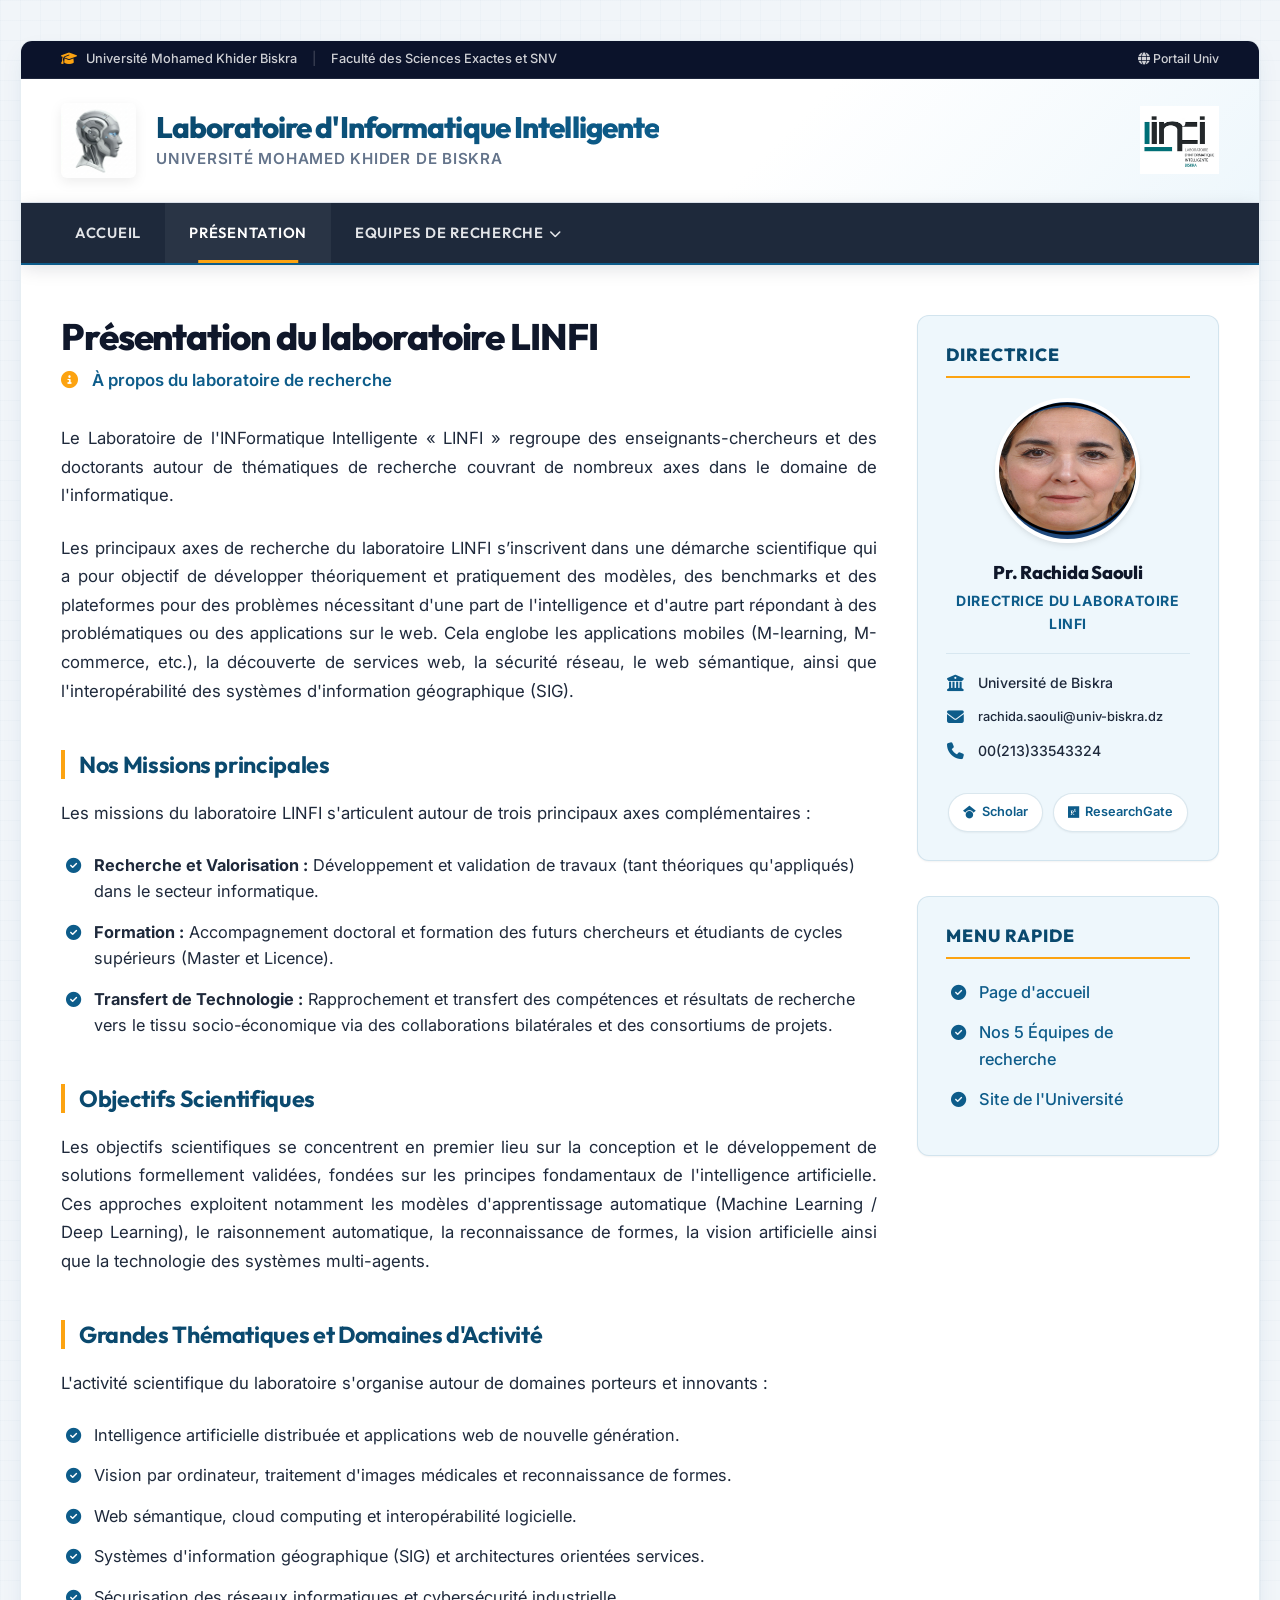
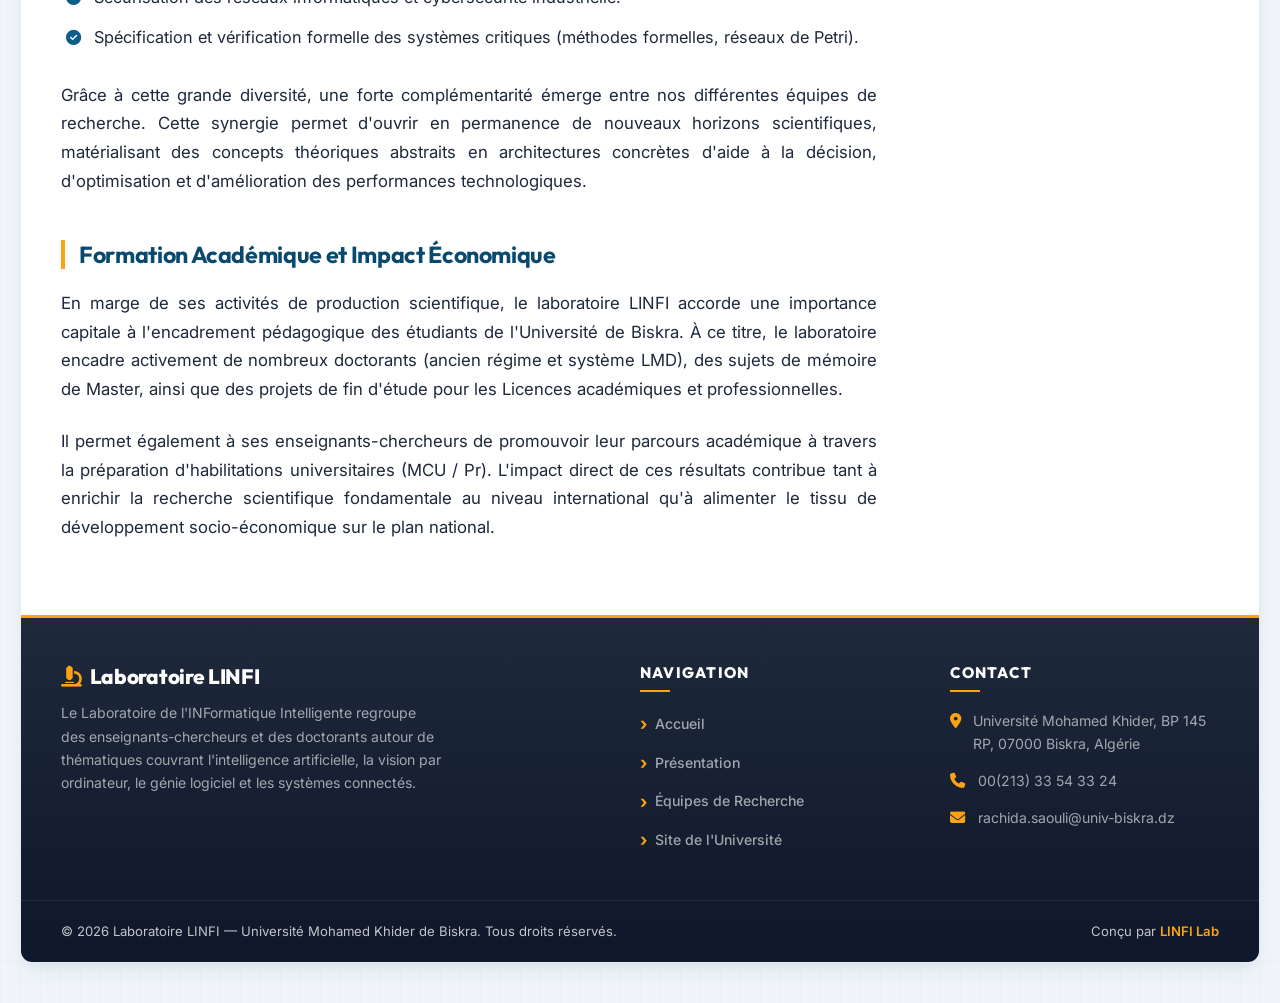
<file: presentation.html>
<!DOCTYPE html>
<html lang="fr">
<head>
    <meta charset="UTF-8">
    <meta name="viewport" content="width=device-width, initial-scale=1.0">
    <title>Laboratoire d'Informatique Intelligente (LINFI) | Présentation</title>

    <!-- SEO Meta Tags -->
    <meta name="description"
        content="Découvrez le Laboratoire de l'INFormatique Intelligente (LINFI) de l'Université de Biskra, ses objectifs de recherche, ses missions et ses thématiques.">

    <!-- CSS Stylesheets -->
    <link rel="stylesheet" href="assets/css/style.css">

    <!-- FontAwesome for icons -->
    <link rel="stylesheet" href="https://cdnjs.cloudflare.com/ajax/libs/font-awesome/6.4.0/css/all.min.css">
</head>
<body>
    <div class="site-wrapper">

        <!-- Premium Top Bar -->
        <div class="site-top-bar">
            <div class="top-bar-left">
                <span><i class="fa-solid fa-graduation-cap"></i> Université Mohamed Khider Biskra</span>
                <span class="top-bar-sep">|</span>
                <span>Faculté des Sciences Exactes et SNV</span>
            </div>
            <div class="top-bar-right">
        <a href="http://univ-biskra.dz" target="_blank"><i class="fa-solid fa-globe"></i> Portail Univ</a>
      </div>
        </div>

        <!-- Top Site Header -->

        <header class="site-header">
            <div class="header-left">
                <img src="assets/images/robot_head.png" alt="Robot Head" class="robot-graphic">
                <div class="title-container">
                    <h1>Laboratoire d'Informatique Intelligente</h1>
                    <p>Université Mohamed Khider de Biskra</p>
                </div>
            </div>
            <div class="header-right">
                <img src="assets/images/linfi.bmp" alt="LINFI Logo" class="linfi-logo">
            </div>
        </header>

        <!-- Main Navigation Menu -->

        <nav class="main-nav">
            <ul class="nav-menu">
                <li><a href="index.html">Accueil</a></li>
                <li><a href="presentation.html" class="active">Présentation</a></li>
                <li class="dropdown">
                    <a href="equipes.html">Equipes de Recherche <i class="fa-solid fa-chevron-down"
                            style="font-size: 0.75rem; margin-left: 2px;"></i></a>
                    <ul class="dropdown-menu">
                        <li><a href="equipe-iadaw.html">Equipe IADAW</a></li>
                        <li><a href="equipe-covibio.html">Equipe CoViBio</a></li>
                        <li><a href="equipe-glsia.html">Equipe GLSIA</a></li>
                        <li><a href="equipe-sigti.html">Equipe SIGTI</a></li>
                        <li><a href="equipe-scid.html">Equipe SCID</a></li>
                    </ul>
                </li>
            </ul>
        </nav>

        <!-- Layout Grid Container -->

        <div class="content-wrapper">

            <!-- Main Column Content (72%) -->

            <main class="main-content">
                <h2 class="page-title">Présentation du laboratoire LINFI</h2>
                <p class="page-subtitle"><i class="fa-solid fa-circle-info" style="margin-right: 6px;"></i> À propos du
                    laboratoire de recherche</p>
                <p class="main-text">
                    Le Laboratoire de l'INFormatique Intelligente « LINFI » regroupe des enseignants-chercheurs et des
                    doctorants autour de thématiques de recherche couvrant de nombreux axes dans le domaine de
                    l'informatique.
                </p>
                <p class="main-text">
                    Les principaux axes de recherche du laboratoire LINFI s’inscrivent dans une démarche scientifique
                    qui a pour objectif de développer théoriquement et pratiquement des modèles, des benchmarks et des
                    plateformes pour des problèmes nécessitant d'une part de l'intelligence et d'autre part répondant à
                    des problématiques ou des applications sur le web. Cela englobe les applications mobiles
                    (M-learning, M-commerce, etc.), la découverte de services web, la sécurité réseau, le web
                    sémantique, ainsi que l'interopérabilité des systèmes d'information géographique (SIG).
                </p>

                <h3 class="section-title">Nos Missions principales</h3>
                <p class="main-text">
                    Les missions du laboratoire LINFI s'articulent autour de trois principaux axes complémentaires :
                </p>
                <ul class="styled-list">
                    <li><strong>Recherche et Valorisation :</strong> Développement et validation de travaux (tant
                        théoriques qu'appliqués) dans le secteur informatique.</li>
                    <li><strong>Formation :</strong> Accompagnement doctoral et formation des futurs chercheurs et
                        étudiants de cycles supérieurs (Master et Licence).</li>
                    <li><strong>Transfert de Technologie :</strong> Rapprochement et transfert des compétences et
                        résultats de recherche vers le tissu socio-économique via des collaborations bilatérales et des
                        consortiums de projets.</li>
                </ul>

                <h3 class="section-title">Objectifs Scientifiques</h3>
                <p class="main-text">
                    Les objectifs scientifiques se concentrent en premier lieu sur la conception et le développement de
                    solutions formellement validées, fondées sur les principes fondamentaux de l'intelligence
                    artificielle. Ces approches exploitent notamment les modèles d'apprentissage automatique (Machine
                    Learning / Deep Learning), le raisonnement automatique, la reconnaissance de formes, la vision
                    artificielle ainsi que la technologie des systèmes multi-agents.
                </p>

                <h3 class="section-title">Grandes Thématiques et Domaines d'Activité</h3>
                <p class="main-text">
                    L'activité scientifique du laboratoire s'organise autour de domaines porteurs et innovants :
                </p>
                <ul class="styled-list">
                    <li>Intelligence artificielle distribuée et applications web de nouvelle génération.</li>
                    <li>Vision par ordinateur, traitement d'images médicales et reconnaissance de formes.</li>
                    <li>Web sémantique, cloud computing et interopérabilité logicielle.</li>
                    <li>Systèmes d'information géographique (SIG) et architectures orientées services.</li>
                    <li>Sécurisation des réseaux informatiques et cybersécurité industrielle.</li>
                    <li>Spécification et vérification formelle des systèmes critiques (méthodes formelles, réseaux de
                        Petri).</li>
                </ul>
                <p class="main-text">
                    Grâce à cette grande diversité, une forte complémentarité émerge entre nos différentes équipes de
                    recherche. Cette synergie permet d'ouvrir en permanence de nouveaux horizons scientifiques,
                    matérialisant des concepts théoriques abstraits en architectures concrètes d'aide à la décision,
                    d'optimisation et d'amélioration des performances technologiques.
                </p>

                <h3 class="section-title">Formation Académique et Impact Économique</h3>
                <p class="main-text">
                    En marge de ses activités de production scientifique, le laboratoire LINFI accorde une importance
                    capitale à l'encadrement pédagogique des étudiants de l'Université de Biskra. À ce titre, le
                    laboratoire encadre activement de nombreux doctorants (ancien régime et système LMD), des sujets de
                    mémoire de Master, ainsi que des projets de fin d'étude pour les Licences académiques et
                    professionnelles.
                </p>
                <p class="main-text">
                    Il permet également à ses enseignants-chercheurs de promouvoir leur parcours académique à travers la
                    préparation d'habilitations universitaires (MCU / Pr). L'impact direct de ces résultats contribue
                    tant à enrichir la recherche scientifique fondamentale au niveau international qu'à alimenter le
                    tissu de développement socio-économique sur le plan national.
                </p>
            </main>

            <!-- Sidebar Column (28%) -->

            <aside class="sidebar">
                <div class="sidebar-widget">
                    <h4 class="widget-title">Directrice</h4>
                    <div class="profile-card">
                        <div class="profile-avatar-wrapper">
                            <img src="assets/images/Prof Rachida Benabdelaziz EP Saouli  Directrice du laboratoire LINFI.png"
                                alt="Prof. Rachida Benabdelaziz EP Saouli" class="profile-avatar">
                        </div>
                        <h5 class="profile-name">Pr. Rachida Saouli</h5>
                        <p class="profile-role">Directrice du laboratoire LINFI</p>
                        <div class="profile-info">
                            <div class="profile-info-item">
                                <i class="fa-solid fa-building-columns"></i>
                                <span>Université de Biskra</span>
                            </div>
                            <div class="profile-info-item">
                                <i class="fa-solid fa-envelope"></i>
                                <span
                                    style="word-break: break-all; font-size: 0.8rem;">rachida.saouli@univ-biskra.dz</span>
                            </div>
                            <div class="profile-info-item">
                                <i class="fa-solid fa-phone"></i>
                                <span>00(213)33543324</span>
                            </div>
                        </div>
                        <div class="profile-socials">
                            <a href="https://scholar.google.com/citations?user=p-oLahUAAAAJ&hl=fr" target="_blank" class="social-btn"><i class="fa-brands fa-google-scholar"></i> Scholar</a>
                            <a href="https://www.researchgate.net/profile/Rachida-Saouli" target="_blank" class="social-btn"><i class="fa-brands fa-researchgate"></i> ResearchGate</a>
                        </div>
                    </div>
                </div>
                <div class="sidebar-widget">
                    <h4 class="widget-title">Menu Rapide</h4>
                    <ul class="styled-list" style="margin-bottom: 0;">
                        <li><a href="index.html">Page d'accueil</a></li>
                        <li><a href="equipes.html">Nos 5 Équipes de recherche</a></li>
                        <li><a href="http://lab.univ-biskra.dz/linfi" target="_blank">Site de l'Université</a></li>
                    </ul>
                </div>
            </aside>
        </div>

        <!-- Premium Multi-Column Footer -->

        <footer class="site-footer">
            <div class="footer-main">
                <div class="footer-brand">

                    <h3><i class="fa-solid fa-microscope"
                            style="color: var(--accent-color); margin-right: 8px;"></i>Laboratoire LINFI</h3>
                    <p>Le Laboratoire de l'INFormatique Intelligente regroupe des enseignants-chercheurs et des
                        doctorants autour de thématiques couvrant l'intelligence artificielle, la vision par ordinateur,
                        le génie logiciel et les systèmes connectés.</p>
                </div>
                <div class="footer-nav">
                    <h4 class="footer-heading">Navigation</h4>
                    <ul class="footer-links">
                        <li><a href="index.html">Accueil</a></li>
                        <li><a href="presentation.html">Présentation</a></li>
                        <li><a href="equipes.html">Équipes de Recherche</a></li>
                        <li><a href="http://univ-biskra.dz" target="_blank">Site de l'Université</a></li>
                    </ul>
                </div>
                <div class="footer-contact">
                    <h4 class="footer-heading">Contact</h4>
                    <div class="footer-contact-item">
                        <i class="fa-solid fa-location-dot"></i>
                        <span>Université Mohamed Khider, BP 145 RP, 07000 Biskra, Algérie</span>
                    </div>
                    <div class="footer-contact-item">
                        <i class="fa-solid fa-phone"></i>
                        <span>00(213) 33 54 33 24</span>
                    </div>
                    <div class="footer-contact-item">
                        <i class="fa-solid fa-envelope"></i>
                        <span>rachida.saouli@univ-biskra.dz</span>
                    </div>
                </div>
            </div>
            <div class="footer-bottom">
                <p>&copy; 2026 Laboratoire LINFI — Université Mohamed Khider de Biskra. Tous droits réservés.</p>
                <p>Conçu par <a href="#">LINFI Lab</a></p>
            </div>
        </footer>
    </div>

    <!-- Back to Top Button -->
    <button class="back-to-top" id="backToTop" aria-label="Retour en haut">
        <i class="fa-solid fa-arrow-up"></i>
    </button>
    <script>
        const btn = document.getElementById('backToTop');
        window.addEventListener('scroll', () => {
            btn.classList.toggle('visible', window.scrollY > 300);
        });
        btn.addEventListener('click', () => {
            window.scrollTo({ top: 0, behavior: 'smooth' });
        });
    </script>
</body>
</html>
</file>
<file: assets/css/style.css>
/* LINFI Lab (Université de Biskra) CSS STYLESHEET */
/* Enriched with Native Astra Theme Spacing, Color Tokens, and Layout Aesthetics */

@import url('https://fonts.googleapis.com/css2?family=Fredoka:wght@300..700&family=Inter:wght@300;400;500;600;700;800&family=Outfit:wght@300;400;500;600;700;800&display=swap');

:root {
  /* Color Palette - Astra Customizer values */
  --primary-color: #0d5c8a;
  /* Astra Primary: Academic Blue */
  --primary-dark: #0a496e;
  /* Astra Dark Blue */
  --primary-light: #eef7fc;
  /* Very soft baby blue */
  --accent-color: #fca311;
  /* Astra Accent: Gold / Amber */
  --accent-hover: #e5930b;

  /* Text & BG Neutrals */
  --bg-body: #f1f5f9;
  /* Slate layout wrap background */
  --bg-inner: #ffffff;
  /* Container white */
  --text-primary: #1e293b;
  /* Dark slate primary body */
  --text-headers: #0f172a;
  /* Near black for headers */
  --text-muted: #64748b;
  /* Cool template grey */
  --border-color: #e2e8f0;
  /* Base grid borders */

  /* Navigation Bar */
  --nav-bg: #1e293b;
  --nav-text: #f8fafc;
  --nav-hover-bg: #0d5c8a;
  --nav-active-bg: #0a496e;

  /* Shadows & Radius (Sleek Astra defaults) */
  --shadow-sm: 0 1px 2px 0 rgba(0, 0, 0, 0.05);
  --shadow-md: 0 4px 6px -1px rgba(0, 0, 0, 0.08), 0 2px 4px -1px rgba(0, 0, 0, 0.04);
  --shadow-lg: 0 10px 25px -5px rgba(13, 92, 138, 0.1), 0 8px 10px -6px rgba(13, 92, 138, 0.05);
  --shadow-hover: 0 20px 25px -5px rgba(0, 0, 0, 0.1), 0 10px 10px -5px rgba(0, 0, 0, 0.04);
  --border-radius-sm: 6px;
  --border-radius: 12px;
  --border-radius-lg: 18px;

  /* Transitions */
  --transition-fast: all 0.2s cubic-bezier(0.4, 0, 0.2, 1);
  --transition: all 0.3s cubic-bezier(0.4, 0, 0.2, 1);
  --transition-slow: all 0.5s cubic-bezier(0.4, 0, 0.2, 1);

  --container-width: 1240px;
}

/* Base resets & fonts matching Astra defaults */
* {
  box-sizing: border-box;
  margin: 0;
  padding: 0;
}

body {
  font-family: 'Inter', -apple-system, BlinkMacSystemFont, "Segoe UI", Roboto, Helvetica, Arial, sans-serif;
  background-color: var(--bg-body);
  /* Checked graphic background pattern simulating high-fidelity mockups */
  background-image:
    linear-gradient(rgba(13, 92, 138, 0.02) 1px, transparent 1px),
    linear-gradient(90deg, rgba(13, 92, 138, 0.02) 1px, transparent 1px);
  background-size: 20px 20px;
  color: var(--text-primary);
  line-height: 1.625;
  -webkit-font-smoothing: antialiased;
  -moz-osx-font-smoothing: grayscale;
}

a {
  color: var(--primary-color);
  text-decoration: none;
  font-weight: 500;
  transition: var(--transition-fast);
}

a:hover {
  color: var(--primary-dark);
}

/* Headings typography mapping */
h1,
h2,
h3,
h4,
h5,
h6 {
  font-family: 'Outfit', 'Inter', sans-serif;
  color: var(--text-headers);
  font-weight: 700;
  line-height: 1.25;
  letter-spacing: -0.015em;
}

/* Universal Page structure with shadow borders */
.site-wrapper {
  max-width: var(--container-width);
  margin: 40px auto;
  border-radius: var(--border-radius);
  background-color: var(--bg-inner);
  box-shadow: var(--shadow-lg);
  overflow: hidden;
  display: flex;
  flex-direction: column;
  min-height: 90vh;
  border: 1px solid rgba(13, 92, 138, 0.1);
}

/* Premium Top Header bar */
.site-top-bar {
  background-color: #0b132b;
  color: rgba(255, 255, 255, 0.8);
  font-size: 0.8rem;
  font-weight: 500;
  padding: 8px 40px;
  display: flex;
  justify-content: space-between;
  align-items: center;
  border-bottom: 1px solid rgba(255, 255, 255, 0.08);
}

.top-bar-left {
  display: flex;
  align-items: center;
  gap: 15px;
}

.top-bar-left span i {
  color: var(--accent-color);
  margin-right: 6px;
}

.top-bar-right {
  display: flex;
  align-items: center;
  gap: 20px;
}

.top-bar-right a {
  color: rgba(255, 255, 255, 0.8);
  font-size: 0.77rem;
}

.top-bar-right a:hover {
  color: #ffffff;
}

.top-bar-sep {
  color: rgba(255, 255, 255, 0.2);
}

/* Main Site Header content */
header.site-header {
  display: flex;
  justify-content: space-between;
  align-items: center;
  padding: 24px 40px;
  background: white;
  border-bottom: 1px solid var(--border-color);
  background-image: linear-gradient(135deg, #ffffff 60%, var(--primary-light) 100%);
}

.header-left {
  display: flex;
  align-items: center;
  gap: 20px;
}

.robot-graphic {
  height: 75px;
  width: auto;
  border-radius: var(--border-radius-sm);
  filter: drop-shadow(0 4px 6px rgba(0, 0, 0, 0.07));
  transition: var(--transition);
}

.robot-graphic:hover {
  transform: rotate(5deg) scale(1.05);
}

.title-container h1 {
  font-size: 1.85rem;
  font-weight: 800;
  color: var(--primary-color);
  letter-spacing: -0.03em;
  background: linear-gradient(120deg, var(--primary-dark) 0%, var(--primary-color) 100%);
  -webkit-background-clip: text;
  background-clip: text;
  -webkit-text-fill-color: transparent;
}

.title-container p {
  font-size: 0.95rem;
  color: var(--text-muted);
  font-weight: 600;
  margin-top: 1px;
  text-transform: uppercase;
  letter-spacing: 0.05em;
}

.header-right {
  display: flex;
  align-items: center;
}

.linfi-logo {
  height: 68px;
  width: auto;
  max-width: 100%;
  transition: var(--transition);
}

.linfi-logo:hover {
  filter: saturate(1.1) brightness(0.98);
}

/* Sleek sticky navbar */
nav.main-nav {
  background-color: var(--nav-bg);
  box-shadow: 0 4px 20px -2px rgba(15, 23, 42, 0.15);
  position: sticky;
  top: 0;
  z-index: 1000;
  border-bottom: 2px solid var(--primary-color);
}

nav.main-nav ul.nav-menu {
  display: flex;
  list-style: none;
  max-width: var(--container-width);
  margin: 0 auto;
  padding: 0 30px;
}

ul.nav-menu>li {
  position: relative;
}

ul.nav-menu>li>a {
  display: block;
  padding: 18px 24px;
  color: rgba(248, 250, 252, 0.9);
  font-weight: 600;
  font-size: 0.92rem;
  text-transform: uppercase;
  letter-spacing: 0.05em;
  font-family: 'Outfit', sans-serif;
  transition: var(--transition-fast);
  position: relative;
}

/* Animated active/hover line index decoration */
ul.nav-menu>li>a::after {
  content: '';
  position: absolute;
  bottom: 0;
  left: 50%;
  width: 0;
  height: 3px;
  background-color: var(--accent-color);
  transition: var(--transition-fast);
  transform: translateX(-50%);
}

ul.nav-menu>li:hover>a::after,
ul.nav-menu>li>a.active::after {
  width: 60%;
}

ul.nav-menu>li:hover>a,
ul.nav-menu>li>a.active {
  color: #ffffff;
  background-color: rgba(255, 255, 255, 0.05);
}

/* Dropdown styling */
.dropdown-menu {
  position: absolute;
  top: 100%;
  left: 0;
  background-color: var(--nav-bg);
  list-style: none;
  min-width: 250px;
  border-top: 3px solid var(--accent-color);
  box-shadow: 0 10px 25px -5px rgba(0, 0, 0, 0.3), 0 8px 10px -6px rgba(0, 0, 0, 0.3);
  opacity: 0;
  visibility: hidden;
  transform: translateY(15px);
  transition: opacity 0.25s cubic-bezier(0.4, 0, 0.2, 1), transform 0.25s cubic-bezier(0.4, 0, 0.2, 1), visibility 0.25s;
  z-index: 1001;
  border-radius: 0 0 var(--border-radius-sm) var(--border-radius-sm);
  padding: 8px 0;
}

ul.nav-menu>li.dropdown:hover .dropdown-menu {
  opacity: 1;
  visibility: visible;
  transform: translateY(0);
}

.dropdown-menu li a {
  display: block;
  padding: 12px 24px;
  color: rgba(226, 232, 240, 0.95);
  font-size: 0.82rem;
  font-weight: 600;
  text-transform: uppercase;
  letter-spacing: 0.03em;
  transition: var(--transition-fast);
}

.dropdown-menu li a:hover {
  background-color: var(--nav-hover-bg);
  color: #ffffff;
  padding-left: 30px;
  /* Slight push animation */
}

/* Body Content layouts */
.content-wrapper {
  display: grid;
  grid-template-columns: 2.7fr 1fr;
  gap: 40px;
  padding: 50px 40px;
  background-color: #ffffff;
  flex: 1;
}

/* Left panel content */
main.main-content {
  background-color: #ffffff;
}

.page-title {
  font-size: 2.3rem;
  font-weight: 800;
  color: var(--text-headers);
  margin-bottom: 8px;
  letter-spacing: -0.03em;
  line-height: 1.2;
}

.page-subtitle {
  font-size: 1.05rem;
  font-weight: 600;
  color: var(--primary-color);
  margin-bottom: 30px;
  display: flex;
  align-items: center;
  gap: 8px;
}

.page-subtitle i {
  color: var(--accent-color);
}

.main-text {
  font-size: 1.05rem;
  color: var(--text-primary);
  margin-bottom: 24px;
  text-align: justify;
  line-height: 1.7;
}

.section-title {
  font-size: 1.45rem;
  font-weight: 700;
  color: var(--primary-dark);
  margin-top: 45px;
  margin-bottom: 20px;
  display: flex;
  align-items: center;
  gap: 12px;
  border-left: 4px solid var(--accent-color);
  padding-left: 14px;
}

/* Styled unordered list styling */
.styled-list {
  list-style: none;
  margin: 20px 0 30px 5px;
}

.styled-list li {
  position: relative;
  padding-left: 28px;
  margin-bottom: 14px;
  font-size: 1.02rem;
  color: var(--text-primary);
}

.styled-list li::before {
  content: '\f058';
  /* FontAwesome check-circle */
  font-family: 'Font Awesome 6 Free';
  font-weight: 900;
  position: absolute;
  left: 0;
  top: 1px;
  color: var(--primary-color);
  font-size: 0.95rem;
}

/* Content Images decoration */
.content-image-wrapper {
  margin: 40px auto;
  border-radius: var(--border-radius);
  overflow: hidden;
  box-shadow: var(--shadow-md);
  border: 1px solid var(--border-color);
  max-width: 100%;
  transition: var(--transition-slow);
  position: relative;
}

.content-image-wrapper::after {
  content: '';
  position: absolute;
  top: 0;
  left: 0;
  width: 100%;
  height: 100%;
  box-shadow: inset 0 0 100px rgba(0, 0, 0, 0.05);
  pointer-events: none;
}

.content-image-wrapper:hover {
  box-shadow: var(--shadow-hover);
  transform: translateY(-4px);
}

.content-image {
  width: 100%;
  height: auto;
  display: block;
  transition: var(--transition-slow);
  object-fit: cover;
}

.content-image-wrapper:hover .content-image {
  transform: scale(1.02);
}

/* Sidebar structure */
aside.sidebar {
  display: flex;
  flex-direction: column;
  gap: 35px;
}

.sidebar-widget {
  background-color: var(--primary-light);
  border: 1px solid rgba(13, 92, 138, 0.12);
  border-radius: var(--border-radius);
  padding: 28px;
  box-shadow: var(--shadow-sm);
  transition: var(--transition);
}

.sidebar-widget:hover {
  box-shadow: var(--shadow-md);
  border-color: rgba(13, 92, 138, 0.25);
  background-color: #f7fcff;
}

.widget-title {
  font-size: 1.1rem;
  font-weight: 800;
  color: var(--primary-dark);
  margin-bottom: 20px;
  border-bottom: 2px solid var(--accent-color);
  padding-bottom: 10px;
  text-transform: uppercase;
  letter-spacing: 0.06em;
  display: flex;
  align-items: center;
  gap: 8px;
}

/* Sidebar Custom Profile Cards */
.profile-card {
  display: flex;
  flex-direction: column;
  align-items: center;
  text-align: center;
}

.profile-avatar-wrapper {
  width: 145px;
  height: 145px;
  border-radius: 50%;
  overflow: hidden;
  margin-bottom: 18px;
  border: 4px solid #ffffff;
  box-shadow: var(--shadow-md);
  transition: var(--transition);
}

.profile-avatar {
  width: 100%;
  height: 100%;
  object-fit: cover;
  transition: var(--transition-slow);
}

.profile-card:hover .profile-avatar-wrapper {
  border-color: var(--accent-color);
  transform: scale(1.02);
}

.profile-name {
  font-size: 1.15rem;
  font-weight: 800;
  color: var(--text-headers);
  margin-bottom: 6px;
}

.profile-role {
  font-size: 0.88rem;
  color: var(--primary-color);
  font-weight: 700;
  margin-bottom: 18px;
  text-transform: uppercase;
  letter-spacing: 0.04em;
}

.profile-info {
  width: 100%;
  border-top: 1px solid rgba(13, 92, 138, 0.1);
  padding-top: 18px;
  margin-bottom: 18px;
}

.profile-info-item {
  display: flex;
  justify-content: flex-start;
  align-items: center;
  gap: 12px;
  margin-bottom: 12px;
  color: var(--text-primary);
  font-size: 0.88rem;
  font-weight: 500;
}

.profile-info-item i {
  color: var(--primary-color);
  font-size: 1.05rem;
  width: 20px;
  text-align: center;
}

.profile-socials {
  display: flex;
  gap: 10px;
  justify-content: center;
  width: 100%;
}

.social-btn {
  background-color: #ffffff;
  color: var(--primary-color);
  padding: 8px 14px;
  font-size: 0.8rem;
  border-radius: 20px;
  font-weight: 600;
  border: 1px solid rgba(13, 92, 138, 0.15);
  box-shadow: var(--shadow-sm);
  display: inline-flex;
  align-items: center;
  gap: 6px;
}

.social-btn:hover {
  background-color: var(--primary-color);
  color: #ffffff !important;
  border-color: var(--primary-color);
  transform: translateY(-2px);
  box-shadow: var(--shadow-md);
}

/* High Fidelity Table Designs */
.table-responsive {
  width: 100%;
  overflow-x: auto;
  margin: 30px 0;
  box-shadow: var(--shadow-md);
  border-radius: var(--border-radius);
  border: 1px solid var(--border-color);
  background-color: white;
}

table.members-table {
  width: 100%;
  border-collapse: collapse;
  text-align: left;
  font-size: 0.9rem;
}

table.members-table th {
  background-color: var(--primary-color);
  color: #ffffff;
  padding: 16px 20px;
  font-weight: 700;
  text-transform: uppercase;
  font-size: 0.8rem;
  letter-spacing: 0.05em;
  letter-spacing: 0.03em;
  border-bottom: 2px solid rgba(0, 0, 0, 0.1);
}

table.members-table td {
  padding: 15px 20px;
  border-bottom: 1px solid var(--border-color);
  color: var(--text-primary);
  font-weight: 500;
}

table.members-table tbody tr:last-child td {
  border-bottom: none;
}

table.members-table tbody tr:nth-of-type(even) {
  background-color: #f8fafc;
}

table.members-table tbody tr:hover {
  background-color: var(--primary-light);
}

table.members-table td strong {
  color: var(--text-headers);
}

/* Teams Showcases Grid Dashboards */
.teams-grid {
  display: grid;
  grid-template-columns: repeat(auto-fit, minmax(320px, 1fr));
  gap: 30px;
  margin-top: 30px;
}

.team-summary-card {
  background-color: #ffffff;
  border: 1px solid var(--border-color);
  border-radius: var(--border-radius);
  padding: 30px;
  box-shadow: var(--shadow-sm);
  display: flex;
  flex-direction: column;
  transition: var(--transition);
  border-top: 4px solid var(--primary-color);
}

.team-summary-card:hover {
  transform: translateY(-6px);
  box-shadow: var(--shadow-hover);
  border-top-color: var(--accent-color);
}

.team-card-title {
  font-size: 1.35rem;
  color: var(--text-headers);
  font-weight: 800;
  margin-bottom: 6px;
}

.team-card-leader {
  font-size: 0.88rem;
  font-weight: 700;
  color: var(--primary-color);
  margin-bottom: 18px;
  text-transform: uppercase;
  letter-spacing: 0.02em;
}

.team-card-desc {
  font-size: 0.98rem;
  color: var(--text-primary);
  flex-grow: 1;
  margin-bottom: 24px;
  line-height: 1.6;
}

.team-card-link {
  font-weight: 700;
  font-size: 0.92rem;
  color: var(--primary-color);
  display: inline-flex;
  align-items: center;
  gap: 6px;
  align-self: flex-start;
  padding: 4px 0;
  position: relative;
}

.team-card-link::after {
  content: '';
  position: absolute;
  bottom: 0;
  left: 0;
  width: 0;
  height: 2px;
  background-color: var(--accent-color);
  transition: var(--transition-fast);
}

.team-summary-card:hover .team-card-link::after {
  width: 100%;
}

.team-summary-card:hover .team-card-link {
  color: var(--accent-hover);
}

/* ===== Breadcrumb Navigation ===== */
.breadcrumb {
  padding: 14px 40px;
  background-color: #f8fafc;
  border-bottom: 1px solid var(--border-color);
  font-size: 0.85rem;
  color: var(--text-muted);
  display: flex;
  align-items: center;
  gap: 8px;
}

.breadcrumb a {
  color: var(--primary-color);
  font-weight: 600;
}

.breadcrumb a:hover {
  color: var(--accent-hover);
}

.breadcrumb .sep {
  color: var(--border-color);
  font-size: 0.7rem;
}

.breadcrumb .current {
  color: var(--text-headers);
  font-weight: 700;
}

/* ===== Statistics / Highlights Strip ===== */
.stats-strip {
  display: grid;
  grid-template-columns: repeat(auto-fit, minmax(180px, 1fr));
  gap: 0;
  background: linear-gradient(135deg, var(--primary-dark) 0%, var(--primary-color) 50%, #1a7aad 100%);
  color: #ffffff;
  border-top: 3px solid var(--accent-color);
}

.stat-item {
  padding: 32px 24px;
  text-align: center;
  position: relative;
  transition: var(--transition);
}

.stat-item:not(:last-child)::after {
  content: '';
  position: absolute;
  right: 0;
  top: 25%;
  height: 50%;
  width: 1px;
  background-color: rgba(255, 255, 255, 0.15);
}

.stat-item:hover {
  background-color: rgba(255, 255, 255, 0.08);
}

.stat-number {
  font-family: 'Outfit', sans-serif;
  font-size: 2.4rem;
  font-weight: 800;
  color: var(--accent-color);
  line-height: 1;
  margin-bottom: 6px;
}

.stat-label {
  font-size: 0.85rem;
  font-weight: 600;
  text-transform: uppercase;
  letter-spacing: 0.06em;
  opacity: 0.9;
}

/* ===== News / Event Cards ===== */
.news-card {
  background-color: #ffffff;
  border: 1px solid var(--border-color);
  border-radius: var(--border-radius);
  overflow: hidden;
  box-shadow: var(--shadow-sm);
  transition: var(--transition);
  display: flex;
  flex-direction: column;
}

.news-card:hover {
  transform: translateY(-4px);
  box-shadow: var(--shadow-hover);
}

.news-card-image {
  width: 100%;
  height: 200px;
  object-fit: cover;
  transition: var(--transition-slow);
}

.news-card:hover .news-card-image {
  transform: scale(1.03);
}

.news-card-body {
  padding: 22px;
  flex: 1;
  display: flex;
  flex-direction: column;
}

.news-card-date {
  font-size: 0.78rem;
  color: var(--accent-color);
  font-weight: 700;
  text-transform: uppercase;
  letter-spacing: 0.04em;
  margin-bottom: 8px;
  display: flex;
  align-items: center;
  gap: 6px;
}

.news-card-title {
  font-size: 1.1rem;
  font-weight: 700;
  color: var(--text-headers);
  margin-bottom: 10px;
  line-height: 1.35;
}

.news-card-excerpt {
  font-size: 0.92rem;
  color: var(--text-muted);
  line-height: 1.55;
  flex: 1;
}

.news-card-link {
  margin-top: 16px;
  font-weight: 700;
  font-size: 0.88rem;
  color: var(--primary-color);
  display: inline-flex;
  align-items: center;
  gap: 6px;
  align-self: flex-start;
}

.news-card-link:hover {
  color: var(--accent-hover);
  gap: 10px;
}

/* ===== Tag / Badge Elements ===== */
.tag {
  display: inline-block;
  padding: 4px 12px;
  border-radius: 20px;
  font-size: 0.75rem;
  font-weight: 700;
  text-transform: uppercase;
  letter-spacing: 0.04em;
}

.tag-primary {
  background-color: var(--primary-light);
  color: var(--primary-color);
  border: 1px solid rgba(13, 92, 138, 0.15);
}

.tag-accent {
  background-color: #fef3cd;
  color: #856404;
  border: 1px solid rgba(252, 163, 17, 0.2);
}

.tag-success {
  background-color: #d1fae5;
  color: #065f46;
  border: 1px solid rgba(6, 95, 70, 0.15);
}

/* ===== Premium Multi-Column Footer ===== */
footer.site-footer {
  margin-top: auto;
  background: linear-gradient(180deg, #1e293b 0%, #0f172a 100%);
  color: rgba(255, 255, 255, 0.75);
  border-top: 3px solid var(--accent-color);
}

.footer-main {
  display: grid;
  grid-template-columns: 2fr 1fr 1fr;
  gap: 40px;
  padding: 45px 40px 35px;
}

.footer-brand h3 {
  font-family: 'Outfit', sans-serif;
  font-size: 1.3rem;
  font-weight: 800;
  color: #ffffff;
  margin-bottom: 12px;
}

.footer-brand p {
  font-size: 0.88rem;
  line-height: 1.65;
  color: rgba(255, 255, 255, 0.6);
  max-width: 380px;
}

.footer-heading {
  font-family: 'Outfit', sans-serif;
  font-size: 0.95rem;
  font-weight: 800;
  color: #ffffff;
  text-transform: uppercase;
  letter-spacing: 0.08em;
  margin-bottom: 18px;
  position: relative;
  padding-bottom: 10px;
}

.footer-heading::after {
  content: '';
  position: absolute;
  bottom: 0;
  left: 0;
  width: 30px;
  height: 2px;
  background-color: var(--accent-color);
}

.footer-links {
  list-style: none;
}

.footer-links li {
  margin-bottom: 10px;
}

.footer-links li a {
  color: rgba(255, 255, 255, 0.6);
  font-size: 0.88rem;
  font-weight: 500;
  transition: var(--transition-fast);
  display: inline-flex;
  align-items: center;
  gap: 8px;
}

.footer-links li a::before {
  content: '›';
  color: var(--accent-color);
  font-weight: 700;
  font-size: 1.1rem;
  transition: var(--transition-fast);
}

.footer-links li a:hover {
  color: #ffffff;
  padding-left: 4px;
}

.footer-contact-item {
  display: flex;
  align-items: flex-start;
  gap: 12px;
  margin-bottom: 14px;
  font-size: 0.88rem;
  color: rgba(255, 255, 255, 0.6);
}

.footer-contact-item i {
  color: var(--accent-color);
  font-size: 0.95rem;
  margin-top: 3px;
  width: 16px;
  text-align: center;
}

.footer-bottom {
  border-top: 1px solid rgba(255, 255, 255, 0.08);
  padding: 20px 40px;
  display: flex;
  justify-content: space-between;
  align-items: center;
  flex-wrap: wrap;
  gap: 10px;
  font-size: 0.82rem;
}

.footer-bottom a {
  color: var(--accent-color);
  font-weight: 600;
}

.footer-bottom a:hover {
  color: #ffffff;
}

/* ===== Back-to-Top Button ===== */
.back-to-top {
  position: fixed;
  bottom: 30px;
  right: 30px;
  width: 48px;
  height: 48px;
  background: linear-gradient(135deg, var(--primary-color), var(--primary-dark));
  color: #ffffff;
  border: none;
  border-radius: 50%;
  font-size: 1.15rem;
  cursor: pointer;
  display: flex;
  align-items: center;
  justify-content: center;
  box-shadow: 0 4px 15px rgba(13, 92, 138, 0.35);
  opacity: 0;
  visibility: hidden;
  transform: translateY(20px);
  transition: var(--transition);
  z-index: 9999;
}

.back-to-top.visible {
  opacity: 1;
  visibility: visible;
  transform: translateY(0);
}

.back-to-top:hover {
  background: linear-gradient(135deg, var(--accent-color), var(--accent-hover));
  box-shadow: 0 6px 20px rgba(252, 163, 17, 0.4);
  transform: translateY(-3px);
}

/* ===== Fade-in Entrance Animations ===== */
@keyframes fadeInUp {
  from {
    opacity: 0;
    transform: translateY(25px);
  }

  to {
    opacity: 1;
    transform: translateY(0);
  }
}

@keyframes fadeIn {
  from {
    opacity: 0;
  }

  to {
    opacity: 1;
  }
}

.fade-in-up {
  animation: fadeInUp 0.6s cubic-bezier(0.4, 0, 0.2, 1) both;
}

.fade-in {
  animation: fadeIn 0.5s ease both;
}

.delay-1 {
  animation-delay: 0.1s;
}

.delay-2 {
  animation-delay: 0.2s;
}

.delay-3 {
  animation-delay: 0.3s;
}

.delay-4 {
  animation-delay: 0.4s;
}

/* ===== Accessibility & Focus ===== */
a:focus-visible,
button:focus-visible {
  outline: 2px solid var(--accent-color);
  outline-offset: 2px;
  border-radius: 3px;
}

::selection {
  background-color: var(--primary-color);
  color: #ffffff;
}

/* ===== Scrollbar Styling (Webkit) ===== */
::-webkit-scrollbar {
  width: 8px;
}

::-webkit-scrollbar-track {
  background: var(--bg-body);
}

::-webkit-scrollbar-thumb {
  background: linear-gradient(180deg, var(--primary-color), var(--primary-dark));
  border-radius: 4px;
}

::-webkit-scrollbar-thumb:hover {
  background: var(--accent-color);
}

/* ====================================== */
/* ===== RESPONSIVE BREAKPOINTS ========= */
/* ====================================== */

@media (max-width: 1040px) {
  .site-wrapper {
    margin: 0;
    border-radius: 0;
    border: none;
  }
}

@media (max-width: 992px) {
  .content-wrapper {
    grid-template-columns: 1fr;
    gap: 40px;
    padding: 30px 20px;
  }

  .footer-main {
    grid-template-columns: 1fr 1fr;
  }

  .stats-strip {
    grid-template-columns: repeat(2, 1fr);
  }

  .stat-item:not(:last-child)::after {
    display: none;
  }
}

@media (max-width: 768px) {
  .site-top-bar {
    display: none;
  }

  header.site-header {
    flex-direction: column;
    text-align: center;
    gap: 20px;
    padding: 24px 20px;
  }

  .header-left {
    flex-direction: column;
  }

  .title-container h1 {
    font-size: 1.45rem;
  }

  nav.main-nav ul.nav-menu {
    flex-direction: column;
    padding: 0;
  }

  ul.nav-menu>li>a {
    padding: 15px 24px;
    border-bottom: 1px solid rgba(255, 255, 255, 0.05);
  }

  ul.nav-menu>li>a::after {
    display: none;
  }

  .dropdown-menu {
    position: static;
    opacity: 1;
    visibility: visible;
    display: none;
    transform: none;
    box-shadow: none;
    border-top: none;
    background-color: rgba(255, 255, 255, 0.03);
    padding: 0;
    border-radius: 0;
  }

  ul.nav-menu>li.dropdown:hover .dropdown-menu {
    display: block;
  }

  .dropdown-menu li a {
    padding: 12px 36px;
  }

  .page-title {
    font-size: 1.85rem;
  }

  .breadcrumb {
    padding: 12px 20px;
    font-size: 0.8rem;
  }

  .footer-main {
    grid-template-columns: 1fr;
    gap: 30px;
    padding: 35px 20px 25px;
  }

  .footer-bottom {
    flex-direction: column;
    text-align: center;
    padding: 15px 20px;
  }

  .stats-strip {
    grid-template-columns: 1fr 1fr;
  }

  .stat-number {
    font-size: 1.8rem;
  }

  .stat-item {
    padding: 22px 16px;
  }
}

@media (max-width: 480px) {
  .page-title {
    font-size: 1.5rem;
  }

  .section-title {
    font-size: 1.2rem;
  }

  .content-wrapper {
    padding: 20px 15px;
  }

  .stats-strip {
    grid-template-columns: 1fr;
  }

  .teams-grid {
    grid-template-columns: 1fr;
  }
}

/* Force Dropdown Menu links white text & override visibility */
.dropdown-menu li a,
.dropdown-menu a,
.dropdown-menu li a.active,
.dropdown-menu li a:visited {
  color: #ffffff !important;
  opacity: 1 !important;
  visibility: visible !important;
}

.dropdown-menu li a:hover {
  color: #ffffff !important;
  background-color: var(--nav-hover-bg) !important;
}

/* ===== Events List Custom Page Styling ===== */
.events-list-container {
  max-height: 520px;
  overflow-y: auto;
  padding-right: 15px;
  margin-top: 20px;
  border: 1px solid var(--border-color);
  border-radius: var(--border-radius);
  background-color: #ffffff;
  padding: 10px;
  box-shadow: var(--shadow-sm);
}

/* Custom Scrollbar for the event list to ensure premium rightside scroll bar */
.events-list-container::-webkit-scrollbar {
  width: 8px;
}

.events-list-container::-webkit-scrollbar-track {
  background: var(--bg-body);
  border-radius: 4px;
}

.events-list-container::-webkit-scrollbar-thumb {
  background: var(--primary-color);
  border-radius: 4px;
}

.events-list-container::-webkit-scrollbar-thumb:hover {
  background: var(--accent-color);
}

.event-item {
  padding: 20px;
  border-bottom: 1px solid var(--border-color);
  transition: var(--transition-fast);
}

.event-item:last-child {
  border-bottom: none;
}

.event-item:hover {
  background-color: var(--primary-light);
  border-radius: var(--border-radius-sm);
}

.event-title {
  color: var(--primary-color) !important;
  /* blue title color */
  font-size: 1.25rem;
  margin-bottom: 8px;
  font-weight: 700;
}

.event-title a {
  color: var(--primary-color);
  transition: var(--transition-fast);
}

.event-title a:hover {
  color: var(--primary-dark);
}

.event-preview {
  color: var(--text-muted) !important;
  /* grey content preview */
  font-size: 0.95rem;
  line-height: 1.6;
  margin-bottom: 8px;
}

.event-date {
  color: #3b82f6 !important;
  /* slim blue text */
  font-weight: 300;
  /* slim */
  font-size: 0.85rem;
  margin-top: 4px;
}

/* Clickable Event Cards */
.event-item.clickable-card {
  cursor: pointer;
  border-left: 3px solid transparent;
}

.event-item.clickable-card:hover {
  border-left-color: var(--primary-color);
  box-shadow: 0 4px 15px rgba(13, 92, 138, 0.08);
}

.event-item.clickable-card .read-more-link {
  transition: var(--transition-fast);
}

.event-item.clickable-card:hover .read-more-link {
  color: var(--primary-dark) !important;
  padding-left: 4px;
}
</file>
